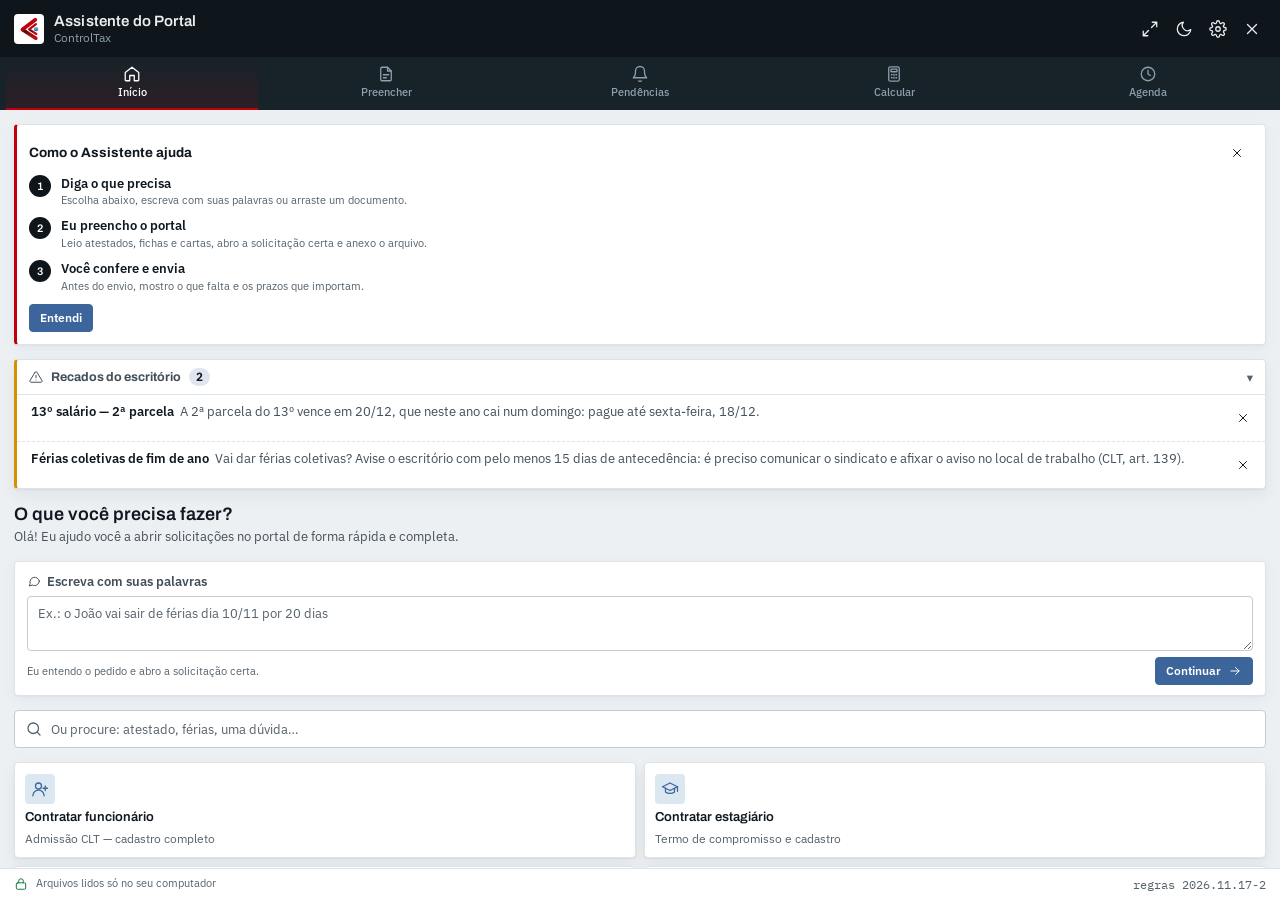
<file: panel/panel.html>
<!doctype html>
<html lang="pt-BR">
<head>
  <meta charset="utf-8">
  <meta name="viewport" content="width=device-width,initial-scale=1">
  <title>Assistente ControlTax</title>
  <link rel="stylesheet" href="panel.css">
  <link rel="stylesheet" href="plataforma.css">
  <script src="../platform/shim.js"></script>
  <script src="theme.js"></script>
</head>
<body>
<svg width="0" height="0" style="position:absolute" aria-hidden="true">
  <defs>
    <symbol id="i-home" viewBox="0 0 24 24"><path d="m3 10 9-7 9 7v10a1 1 0 0 1-1 1h-5v-7H9v7H4a1 1 0 0 1-1-1Z"/></symbol>
    <symbol id="i-fill" viewBox="0 0 24 24"><path d="M14 3H6.5A1.5 1.5 0 0 0 5 4.5v15A1.5 1.5 0 0 0 6.5 21h11a1.5 1.5 0 0 0 1.5-1.5V8Z"/><path d="M14 3v5h5M8.5 13h7M8.5 17h4"/></symbol>
    <symbol id="i-bell" viewBox="0 0 24 24"><path d="M6 8a6 6 0 0 1 12 0c0 7 3 9 3 9H3s3-2 3-9M10.3 21a1.9 1.9 0 0 0 3.4 0"/></symbol>
    <symbol id="i-calc" viewBox="0 0 24 24"><rect x="5" y="2.5" width="14" height="19" rx="2"/><rect x="8" y="5.5" width="8" height="3.5" rx=".8"/><path d="M8.5 13h1M14.5 13h1M8.5 17h1M14.5 17h1M12 12.2v1.6M12 16.2v1.6"/></symbol>
    <symbol id="i-clock" viewBox="0 0 24 24"><circle cx="12" cy="12" r="9"/><path d="M12 7v5l3 2"/></symbol>
    <symbol id="i-gear" viewBox="0 0 24 24"><circle cx="12" cy="12" r="3"/><path d="M19.4 15a1.7 1.7 0 0 0 .3 1.8l.1.1a2 2 0 1 1-2.8 2.8l-.1-.1a1.7 1.7 0 0 0-1.8-.3 1.7 1.7 0 0 0-1 1.5V21a2 2 0 1 1-4 0v-.1a1.7 1.7 0 0 0-1.1-1.5 1.7 1.7 0 0 0-1.8.3l-.1.1a2 2 0 1 1-2.8-2.8l.1-.1a1.7 1.7 0 0 0 .3-1.8 1.7 1.7 0 0 0-1.5-1H3a2 2 0 1 1 0-4h.1a1.7 1.7 0 0 0 1.5-1.1 1.7 1.7 0 0 0-.3-1.8l-.1-.1a2 2 0 1 1 2.8-2.8l.1.1a1.7 1.7 0 0 0 1.8.3H9a1.7 1.7 0 0 0 1-1.5V3a2 2 0 1 1 4 0v.1a1.7 1.7 0 0 0 1 1.5 1.7 1.7 0 0 0 1.8-.3l.1-.1a2 2 0 1 1 2.8 2.8l-.1.1a1.7 1.7 0 0 0-.3 1.8V9a1.7 1.7 0 0 0 1.5 1H21a2 2 0 1 1 0 4h-.1a1.7 1.7 0 0 0-1.5 1Z"/></symbol>
    <symbol id="i-x" viewBox="0 0 24 24"><path d="M18 6 6 18M6 6l12 12"/></symbol>
    <symbol id="i-sun" viewBox="0 0 24 24"><circle cx="12" cy="12" r="4"/><path d="M12 2v2M12 20v2M4.9 4.9l1.4 1.4M17.7 17.7l1.4 1.4M2 12h2M20 12h2M4.9 19.1l1.4-1.4M17.7 6.3l1.4-1.4"/></symbol>
    <symbol id="i-moon" viewBox="0 0 24 24"><path d="M21 12.8A9 9 0 1 1 11.2 3a7 7 0 0 0 9.8 9.8Z"/></symbol>
    <symbol id="i-search" viewBox="0 0 24 24"><circle cx="11" cy="11" r="7"/><path d="m20 20-3.5-3.5"/></symbol>
    <symbol id="i-upload" viewBox="0 0 24 24"><path d="M12 15V3M7 8l5-5 5 5M5 21h14"/></symbol>
    <symbol id="i-check" viewBox="0 0 24 24"><path d="M20 6 9 17l-5-5"/></symbol>
    <symbol id="i-alert" viewBox="0 0 24 24"><path d="M12 9v4M12 17h.01M10.3 3.9 1.8 18a2 2 0 0 0 1.7 3h17a2 2 0 0 0 1.7-3L13.7 3.9a2 2 0 0 0-3.4 0Z"/></symbol>
    <symbol id="i-info" viewBox="0 0 24 24"><circle cx="12" cy="12" r="9"/><path d="M12 11v5M12 8h.01"/></symbol>
    <symbol id="i-minus" viewBox="0 0 24 24"><path d="M6 12h12"/></symbol>
    <symbol id="i-user-plus" viewBox="0 0 24 24"><circle cx="10" cy="8" r="4"/><path d="M2.5 21a7.5 7.5 0 0 1 15 0M19 8v6M16 11h6"/></symbol>
    <symbol id="i-graduation" viewBox="0 0 24 24"><path d="m2 9 10-5 10 5-10 5Z"/><path d="M6 11v5c3 2.5 9 2.5 12 0v-5M22 9v6"/></symbol>
    <symbol id="i-briefcase" viewBox="0 0 24 24"><rect x="3" y="7" width="18" height="13" rx="2"/><path d="M8 7V5a2 2 0 0 1 2-2h4a2 2 0 0 1 2 2v2M3 13h18"/></symbol>
    <symbol id="i-medical" viewBox="0 0 24 24"><rect x="3" y="3" width="18" height="18" rx="3"/><path d="M12 8v8M8 12h8"/></symbol>
    <symbol id="i-door" viewBox="0 0 24 24"><path d="M14 3H6a1 1 0 0 0-1 1v17h9M14 3l5 2v15l-5 1Z"/><path d="M11.5 12.5h.01"/></symbol>
    <symbol id="i-list" viewBox="0 0 24 24"><path d="M8 6h13M8 12h13M8 18h13M3 6h.01M3 12h.01M3 18h.01"/></symbol>
    <symbol id="i-chat" viewBox="0 0 24 24"><path d="M21 12a8 8 0 0 1-11.8 7L4 20.5l1.5-4.6A8 8 0 1 1 21 12Z"/></symbol>
    <symbol id="i-arrow" viewBox="0 0 24 24"><path d="M5 12h14M13 6l6 6-6 6"/></symbol>
    <symbol id="i-undo" viewBox="0 0 24 24"><path d="M9 14 4 9l5-5"/><path d="M4 9h10.5a5.5 5.5 0 0 1 0 11H11"/></symbol>
    <symbol id="i-refresh" viewBox="0 0 24 24"><path d="M20 11a8 8 0 0 0-14.8-4M4 4v4h4M4 13a8 8 0 0 0 14.8 4M20 20v-4h-4"/></symbol>
    <symbol id="i-trash" viewBox="0 0 24 24"><path d="M3 6h18M8 6V4h8v2M19 6l-1 14H6L5 6M10 11v6M14 11v6"/></symbol>
    <symbol id="i-spark" viewBox="0 0 24 24"><path d="M12 3v4M12 17v4M3 12h4M17 12h4M6 6l2.5 2.5M15.5 15.5 18 18M6 18l2.5-2.5M15.5 8.5 18 6"/></symbol>
    <symbol id="i-lock" viewBox="0 0 24 24"><rect x="4" y="10" width="16" height="11" rx="2"/><path d="M8 10V7a4 4 0 0 1 8 0v3"/></symbol>
    <symbol id="i-file" viewBox="0 0 24 24"><path d="M14 3H6.5A1.5 1.5 0 0 0 5 4.5v15A1.5 1.5 0 0 0 6.5 21h11a1.5 1.5 0 0 0 1.5-1.5V8Z"/><path d="M14 3v5h5"/></symbol>
    <symbol id="i-sheet" viewBox="0 0 24 24"><rect x="3" y="3" width="18" height="18" rx="2"/><path d="M3 9h18M3 15h18M9 3v18"/></symbol>
    <symbol id="i-eye" viewBox="0 0 24 24"><path d="M2 12s3.6-7 10-7 10 7 10 7-3.6 7-10 7S2 12 2 12Z"/><circle cx="12" cy="12" r="3"/></symbol>
    <symbol id="i-external" viewBox="0 0 24 24"><path d="M14 4h6v6M20 4l-9 9M18 14v5a1 1 0 0 1-1 1H5a1 1 0 0 1-1-1V7a1 1 0 0 1 1-1h5"/></symbol>
    <symbol id="i-download" viewBox="0 0 24 24"><path d="M12 3v12M7 10l5 5 5-5M5 21h14"/></symbol>
    <symbol id="i-more" viewBox="0 0 24 24"><circle cx="5" cy="12" r="1.2"/><circle cx="12" cy="12" r="1.2"/><circle cx="19" cy="12" r="1.2"/></symbol>
    <symbol id="i-star" viewBox="0 0 24 24"><path d="m12 3 2.8 5.7 6.2.9-4.5 4.4 1 6.2L12 17.3l-5.5 2.9 1-6.2L3 9.6l6.2-.9Z"/></symbol>
    <symbol id="i-users" viewBox="0 0 24 24"><circle cx="9" cy="8" r="3.5"/><path d="M2.5 20a6.5 6.5 0 0 1 13 0M16 4.6a3.5 3.5 0 0 1 0 6.8M18 14.2a6.5 6.5 0 0 1 3.5 5.8"/></symbol>
    <symbol id="i-calendar" viewBox="0 0 24 24"><rect x="3" y="4" width="18" height="18" rx="2"/><path d="M16 2v4M8 2v4M3 10h18"/></symbol>
    <symbol id="i-folder" viewBox="0 0 24 24"><path d="M3 6.5A1.5 1.5 0 0 1 4.5 5h4.2l2 2.2h8.8A1.5 1.5 0 0 1 21 8.7v9.8a1.5 1.5 0 0 1-1.5 1.5h-15A1.5 1.5 0 0 1 3 18.5Z"/></symbol>
    <symbol id="i-left" viewBox="0 0 24 24"><path d="m15 18-6-6 6-6"/></symbol>
    <symbol id="i-right" viewBox="0 0 24 24"><path d="m9 18 6-6-6-6"/></symbol>
    <symbol id="i-plus" viewBox="0 0 24 24"><path d="M12 5v14M5 12h14"/></symbol>
    <symbol id="i-print" viewBox="0 0 24 24"><path d="M6 9V3h12v6M6 18H4a1 1 0 0 1-1-1v-6a2 2 0 0 1 2-2h14a2 2 0 0 1 2 2v6a1 1 0 0 1-1 1h-2"/><rect x="6" y="14" width="12" height="7"/></symbol>
    <symbol id="i-expand" viewBox="0 0 24 24"><path d="M15 3h6v6M9 21H3v-6M21 3l-7 7M3 21l7-7"/></symbol>
    <symbol id="i-grid" viewBox="0 0 24 24"><rect x="3" y="3" width="7.5" height="7.5" rx="1"/><rect x="13.5" y="3" width="7.5" height="7.5" rx="1"/><rect x="3" y="13.5" width="7.5" height="7.5" rx="1"/><rect x="13.5" y="13.5" width="7.5" height="7.5" rx="1"/></symbol>
    <symbol id="i-clip" viewBox="0 0 24 24"><path d="m20.5 11.5-8.3 8.3a5 5 0 0 1-7.1-7.1l8.6-8.6a3.4 3.4 0 0 1 4.8 4.8l-8.6 8.6a1.7 1.7 0 0 1-2.4-2.4l7.9-7.9"/></symbol>
    <symbol id="i-copy" viewBox="0 0 24 24"><rect x="8" y="8" width="13" height="13" rx="2"/><path d="M16 8V5a2 2 0 0 0-2-2H5a2 2 0 0 0-2 2v9a2 2 0 0 0 2 2h3"/></symbol>
  </defs>
</svg>

<div class="app">
  <header class="mast">
    <div class="logo"><img src="../icons/logo.svg" alt=""></div>
    <div class="ttl">
      <h1>Assistente do Portal</h1>
      <div class="emp" id="empresa">ControlTax</div>
    </div>
    <div class="acts">
      <button class="icon-btn" id="btn-plat" type="button" aria-label="Abrir a plataforma em tela cheia" title="Tela cheia"><svg class="ic"><use href="#i-expand"/></svg></button>
      <button class="icon-btn" id="btn-theme" type="button" aria-label="Alternar tema claro/escuro"><svg class="ic"><use href="#i-moon"/></svg></button>
      <button class="icon-btn" id="btn-config" type="button" aria-label="Configurações"><svg class="ic"><use href="#i-gear"/></svg></button>
      <button class="icon-btn" id="btn-close" type="button" aria-label="Fechar o assistente"><svg class="ic"><use href="#i-x"/></svg></button>
    </div>
  </header>

  <nav class="tabs" role="tablist" aria-label="Seções do assistente">
    <button class="tab" role="tab" data-view="inicio" aria-selected="true"><svg class="ic"><use href="#i-home"/></svg>Início</button>
    <button class="tab" role="tab" data-view="preencher" aria-selected="false"><svg class="ic"><use href="#i-fill"/></svg>Preencher<span class="dot" id="dot-preencher" hidden></span></button>
    <button class="tab" role="tab" data-view="pendencias" aria-selected="false"><svg class="ic"><use href="#i-bell"/></svg>Pendências<span class="dot" id="dot-pend" hidden></span></button>
    <button class="tab" role="tab" data-view="ferramentas" aria-selected="false"><svg class="ic"><use href="#i-calc"/></svg>Calcular</button>
    <button class="tab" role="tab" data-view="historico" aria-selected="false"><svg class="ic"><use href="#i-clock"/></svg>Agenda</button>
  </nav>

  <main class="view" id="view" tabindex="-1" aria-live="polite"></main>

  <footer class="foot">
    <svg class="ic ic-sm"><use href="#i-lock"/></svg><span>Arquivos lidos só no seu computador</span>
    <span class="sp"></span><span class="mono" id="rules-ver"></span>
  </footer>
</div>

<!-- Plataforma (2.0): tela cheia por cima do portal, no estilo do módulo DP do Control Hub -->
<div class="plat" id="plat" hidden>
  <nav class="rail" id="rail" aria-label="Módulos">
    <div class="rail-brand"><span class="rail-logo"><img src="../icons/logo.svg" alt=""></span><div class="rail-brand-tx"><b>Control<span>Tax</span></b><small>Portal do Cliente</small></div></div>
    <div class="rail-list" id="rail-mods"></div>
    <div class="rail-sep"></div>
    <div class="rail-list rail-bottom" id="rail-bottom"></div>
  </nav>
  <div class="plat-main">
    <header class="plat-head">
      <div class="ph-t"><h2 id="plat-titulo">Painel</h2><span class="ph-emp" id="plat-empresa"></span></div>
      <div class="ph-setores" id="plat-setores" role="tablist" aria-label="Setor" hidden></div>
      <span class="ph-sync" id="plat-sync"></span>
      <div class="ph-sino" id="plat-sino"></div>
      <button type="button" class="ph-search" id="plat-busca"><svg class="ic ic-sm"><use href="#i-search"/></svg><span>Buscar funcionário, solicitação ou dúvida…</span><kbd>Ctrl K</kbd></button>
      <button type="button" class="ph-portal" id="plat-ver-portal" title="Mostra o portal do Onvio (a extensão se recolhe na bolinha)"><svg class="ic ic-sm"><use href="#i-eye"/></svg><span>Ver Onvio</span></button>
    </header>
    <div id="plat-aviso"></div>
    <div class="plat-body" id="plat-body"></div>
  </div>
  <div class="plat-drop" id="plat-drop" hidden><div><b>Solte aqui para o Assistente ler</b>Atestados, documentos, pedidos de demissão, planilhas…<small>O arquivo é lido no seu computador.</small></div></div>
</div>
<div class="cmdk" id="cmdk" hidden>
  <div class="cmdk-box" role="dialog" aria-label="Buscar">
    <div class="cmdk-in"><svg class="ic"><use href="#i-search"/></svg><input id="cmdk-q" type="search" placeholder="Buscar funcionário, solicitação, pedido ou dúvida…" autocomplete="off" aria-controls="cmdk-res"><kbd>Esc</kbd></div>
    <div class="cmdk-res" id="cmdk-res" role="listbox"></div>
  </div>
</div>
<div id="print-area" aria-hidden="true"></div>
<div class="dica" id="dica" hidden></div>

<input type="file" id="file-input" multiple hidden accept=".pdf,.png,.jpg,.jpeg,.webp,.bmp,.xlsx,.xls,.csv,.ods,.docx,.odt,.txt">
<div class="modal" id="modal" hidden></div>
<script type="module" src="panel.js"></script>
</body>
</html>
</file>
<file: panel/panel.css>
/* Assistente ControlTax — sistema visual derivado do Control Hub */
@font-face { font-family: 'Archivo'; font-weight: 500; font-display: swap; src: url('../fonts/archivo-latin-500-normal.woff2') format('woff2'); }
@font-face { font-family: 'Archivo'; font-weight: 600; font-display: swap; src: url('../fonts/archivo-latin-600-normal.woff2') format('woff2'); }
@font-face { font-family: 'Archivo'; font-weight: 700; font-display: swap; src: url('../fonts/archivo-latin-700-normal.woff2') format('woff2'); }
@font-face { font-family: 'IBM Plex Sans'; font-weight: 400; font-display: swap; src: url('../fonts/ibm-plex-sans-latin-400-normal.woff2') format('woff2'); }
@font-face { font-family: 'IBM Plex Sans'; font-weight: 500; font-display: swap; src: url('../fonts/ibm-plex-sans-latin-500-normal.woff2') format('woff2'); }
@font-face { font-family: 'IBM Plex Sans'; font-weight: 600; font-display: swap; src: url('../fonts/ibm-plex-sans-latin-600-normal.woff2') format('woff2'); }
@font-face { font-family: 'IBM Plex Mono'; font-weight: 400; font-display: swap; src: url('../fonts/ibm-plex-mono-latin-400-normal.woff2') format('woff2'); }
@font-face { font-family: 'IBM Plex Mono'; font-weight: 500; font-display: swap; src: url('../fonts/ibm-plex-mono-latin-500-normal.woff2') format('woff2'); }

:root {
  --page:#EDF0F3; --surface:#FFFFFF; --surface-2:#F5F8FA; --surface-3:#EAEFF3;
  --ink:#101820; --ink-2:#424F5A; --ink-3:#55626C;
  --rule:#DCE3E9; --rule-strong:#C2CCD5;
  --brand-red:#C2000C; --brand-red-deep:#550E0B; --brand-red-soft:#FBEAEA;
  --blue-deep:#3C659B; --blue-mid:#6BAAC9; --blue-pale:#DCE8F1;
  /* fundos cheios com texto branco por cima (selo, aba marcada, avatar): passam de 4,5:1 nos dois temas */
  --red-solid:#C2000C; --blue-solid:#3C659B; --grey-solid:#55626C; --on-solid:#FFFFFF;
  --masthead:#0E151B; --masthead-2:#182229; --masthead-ink:#E9EEF2; --masthead-ink-2:#8FA0AD;
  --pessoal:#7F5700; --ok:#167A45; --warn:#A24508; --info:#2E7FA8;
  --ok-bg:color-mix(in srgb, var(--ok) 12%, var(--surface));
  --warn-bg:color-mix(in srgb, var(--warn) 13%, var(--surface));
  --err-bg:color-mix(in srgb, var(--brand-red) 10%, var(--surface));
  --info-bg:color-mix(in srgb, var(--blue-deep) 10%, var(--surface));
  --shadow-1:0 1px 2px rgba(16,24,32,.05), 0 6px 16px rgba(16,24,32,.06);
  --shadow-2:0 2px 4px rgba(16,24,32,.08), 0 14px 32px rgba(16,24,32,.12);
  --shadow-card:0 1px 2px rgba(30,60,100,.04), 0 4px 14px rgba(30,60,100,.05);
  --r:4px;
  --f-head:'Archivo', system-ui, sans-serif;
  --f-body:'IBM Plex Sans', system-ui, sans-serif;
  --f-mono:'IBM Plex Mono', ui-monospace, monospace;
  color-scheme: light;
}
@media (prefers-color-scheme: dark) {
  :root:not([data-theme="light"]) {
    --page:#0B1015; --surface:#131A21; --surface-2:#182129; --surface-3:#1E2831;
    --ink:#E8EDF2; --ink-2:#C3CDD5; --ink-3:#A0ADB8;
    --rule:#242F39; --rule-strong:#35434E;
    --brand-red:#F2686B; --red-solid:#C82B33; --blue-solid:#2F6592; --grey-solid:#56636D; --brand-red-deep:#8A1A18; --brand-red-soft:#2C1416;
    --blue-deep:#8CC6EC; --blue-mid:#4F8CB8; --blue-pale:#1B2B38;
    --masthead:#080D11; --masthead-2:#131C23;
    --pessoal:#D09A40; --ok:#4ECC8B; --warn:#FF9D42; --info:#6BAAC9;
    --shadow-1:0 1px 2px rgba(0,0,0,.3), 0 6px 18px rgba(0,0,0,.35);
    --shadow-2:0 2px 6px rgba(0,0,0,.35), 0 16px 36px rgba(0,0,0,.45); --shadow-card:0 1px 2px rgba(0,0,0,.25);
    color-scheme: dark;
  }
}
:root[data-theme="dark"] {
  --page:#0B1015; --surface:#131A21; --surface-2:#182129; --surface-3:#1E2831;
  --ink:#E8EDF2; --ink-2:#C3CDD5; --ink-3:#A0ADB8;
  --rule:#242F39; --rule-strong:#35434E;
  --brand-red:#F2686B; --red-solid:#C82B33; --blue-solid:#2F6592; --grey-solid:#56636D; --brand-red-deep:#8A1A18; --brand-red-soft:#2C1416;
  --blue-deep:#8CC6EC; --blue-mid:#4F8CB8; --blue-pale:#1B2B38;
  --masthead:#080D11; --masthead-2:#131C23;
  --pessoal:#D09A40; --ok:#4ECC8B; --warn:#FF9D42; --info:#6BAAC9;
  --shadow-1:0 1px 2px rgba(0,0,0,.3), 0 6px 18px rgba(0,0,0,.35);
  --shadow-2:0 2px 6px rgba(0,0,0,.35), 0 16px 36px rgba(0,0,0,.45); --shadow-card:0 1px 2px rgba(0,0,0,.25);
  color-scheme: dark;
}

* { box-sizing: border-box; }
html, body { margin: 0; height: 100%; }
html { overflow: clip; }
body { background: var(--page); color: var(--ink); font: 400 13px/1.45 var(--f-body); -webkit-font-smoothing: antialiased; overflow: hidden; overflow: clip; }   /* clip: nem foco nem scrollIntoView conseguem rolar o corpo e esconder o cabeçalho */
button, input, select, textarea { font: inherit; color: inherit; }
::placeholder { color: var(--ink-3); opacity: 1; }   /* o cinza padrão do navegador não passa de 4,5:1 no tema escuro */
[hidden] { display: none !important; }
.ic { width: 18px; height: 18px; fill: none; stroke: currentColor; stroke-width: 1.7; stroke-linecap: round; stroke-linejoin: round; flex: none; }
.ic-sm { width: 14px; height: 14px; }
.ic-lg { width: 22px; height: 22px; }
.mono { font-family: var(--f-mono); font-size: 12px; }
.muted { color: var(--ink-3); }
.sr { position: absolute; width: 1px; height: 1px; overflow: hidden; clip: rect(0 0 0 0); }

.app { display: grid; grid-template-rows: auto auto 1fr auto; height: 100%; }

/* Cabeçalho escuro */
.mast { background: var(--masthead); color: var(--masthead-ink); padding: 12px 12px 10px 14px; display: flex; align-items: center; gap: 10px; }
.mast .logo { width: 30px; height: 30px; border-radius: 6px; background: #fff; display: grid; place-items: center; flex: none; }
.mast .logo img { width: 19px; height: 22px; }
.mast .ttl { min-width: 0; flex: 1; }
.mast h1 { margin: 0; font: 600 15px/1.2 var(--f-head); letter-spacing: .01em; }
.mast .emp { font-size: 11.5px; color: var(--masthead-ink-2); white-space: nowrap; overflow: hidden; text-overflow: ellipsis; }
.mast .acts { display: flex; gap: 2px; }
.icon-btn { width: 32px; height: 32px; display: grid; place-items: center; border: 0; background: none; border-radius: var(--r); color: inherit; cursor: pointer; }
.icon-btn:hover { background: rgba(255,255,255,.08); }
.icon-btn:focus-visible, .btn:focus-visible, .tab:focus-visible, .intent:focus-visible, .chk:focus-visible { outline: 2px solid var(--blue-mid); outline-offset: 2px; }

/* Abas */
.tabs { display: flex; background: var(--masthead-2); padding: 0 6px; gap: 2px; overflow-x: auto; scrollbar-width: none; }
.tab { flex: 1; min-width: 0; display: flex; flex-direction: column; align-items: center; gap: 2px; padding: 8px 4px 7px; border: 0; background: none; color: var(--masthead-ink-2); font-size: 11px; font-weight: 500; cursor: pointer; border-bottom: 2px solid transparent; position: relative; }
.tab:hover { color: var(--masthead-ink); }
.tab[aria-selected="true"] { color: #fff; border-bottom-color: var(--brand-red); background: linear-gradient(180deg, transparent, rgba(194,0,12,.12)); }
.tab .dot { position: absolute; top: 6px; right: calc(50% - 16px); min-width: 15px; height: 15px; padding: 0 4px; border-radius: 8px; background: var(--red-solid); color: var(--on-solid); font: 600 9.5px/15px var(--f-head); }

/* Conteúdo */
.view { overflow-y: auto; padding: 14px 14px 22px; scrollbar-width: thin; }
.view > * + * { margin-top: 14px; }
h2.sec { font: 600 12px var(--f-head); text-transform: uppercase; letter-spacing: .06em; color: var(--ink-3); margin: 18px 0 8px; display: flex; align-items: center; gap: 8px; }
h2.sec::after { content: ""; flex: 1; height: 1px; background: var(--rule); }
.hello { font: 600 18px/1.25 var(--f-head); margin: 2px 0 2px; }
.lead { color: var(--ink-2); margin: 0; }

.card { background: var(--surface); border: 1px solid var(--rule); border-radius: var(--r); box-shadow: var(--shadow-1); }
.card.pad { padding: 12px; }
.card-h { display: flex; align-items: center; gap: 10px; padding: 12px 12px 10px; border-bottom: 1px solid var(--rule); }
.card-h h3 { margin: 0; font: 600 14px/1.2 var(--f-head); flex: 1; }
.card-b { padding: 12px; }

/* Busca */
.search { position: relative; }
.search input { width: 100%; height: 38px; padding: 0 12px 0 36px; border: 1px solid var(--rule-strong); border-radius: var(--r); background: var(--surface); outline: none; }
.search input:focus { border-color: var(--blue-deep); box-shadow: 0 0 0 3px color-mix(in srgb, var(--blue-deep) 18%, transparent); }
.search .ic { position: absolute; left: 11px; top: 10px; color: var(--ink-3); }

/* Intenções */
.intents { display: grid; grid-template-columns: 1fr 1fr; gap: 8px; }
.intent { display: flex; flex-direction: column; align-items: flex-start; gap: 6px; text-align: left; padding: 11px 10px 10px; border: 1px solid var(--rule); background: var(--surface); border-radius: var(--r); cursor: pointer; box-shadow: var(--shadow-1); transition: border-color .12s, transform .12s, box-shadow .12s; }
.intent:hover { border-color: color-mix(in srgb, var(--blue-deep) 50%, var(--rule)); transform: translateY(-1px); box-shadow: var(--shadow-2); }
.intent .ico { width: 30px; height: 30px; border-radius: var(--r); display: grid; place-items: center; background: var(--blue-pale); color: var(--blue-deep); }
.intent b { font: 600 13px/1.2 var(--f-head); }
.intent span { font-size: 11.5px; color: var(--ink-3); line-height: 1.3; }

/* Zona de soltar */
.drop { border: 1.5px dashed var(--rule-strong); border-radius: var(--r); background: var(--surface-2); padding: 16px 12px; text-align: center; color: var(--ink-2); cursor: pointer; transition: border-color .12s, background .12s; }
.drop:hover, .drop.over { border-color: var(--blue-deep); background: var(--info-bg); }
.drop b { display: block; font: 600 13.5px var(--f-head); color: var(--ink); margin: 6px 0 2px; }
.drop small { color: var(--ink-3); }
.drop .ic { color: var(--blue-deep); }
.drop.compact { padding: 10px; display: flex; align-items: center; gap: 10px; text-align: left; }
.drop.compact b { margin: 0; }

/* Arquivos */
.files { display: grid; gap: 6px; }
.file { display: flex; align-items: center; gap: 10px; padding: 8px 10px; border: 1px solid var(--rule); border-radius: var(--r); background: var(--surface); }
.file .nm { flex: 1; min-width: 0; }
.file .nm div { white-space: nowrap; overflow: hidden; text-overflow: ellipsis; font-weight: 500; }
.file .nm small { color: var(--ink-3); }
.prog { height: 3px; background: var(--surface-3); border-radius: 2px; overflow: hidden; margin-top: 4px; }
.prog i { display: block; height: 100%; background: var(--blue-deep); width: 0; transition: width .2s; }

/* Chips */
.chip { display: inline-flex; align-items: center; gap: 5px; height: 21px; padding: 0 8px; border-radius: 11px; font-size: 11px; font-weight: 600; background: var(--surface-3); color: var(--ink-2); white-space: nowrap; }
.chip.ok { background: var(--ok-bg); color: var(--ok); }
.chip.warn { background: var(--warn-bg); color: var(--warn); }
.chip.err { background: var(--err-bg); color: var(--brand-red); }
.chip.info { background: var(--info-bg); color: var(--blue-deep); }
.chip.sector { background: color-mix(in srgb, var(--pessoal) 14%, var(--surface)); color: var(--pessoal); }

/* Formulário do assistente */
.fields { display: grid; gap: 10px; }
.field { display: flex; flex-direction: column; gap: 4px; }
.field > label { font-size: 12px; font-weight: 600; color: var(--ink-3); display: flex; align-items: center; gap: 6px; }
.field > label .req { color: var(--brand-red); }
.field > label .src { margin-left: auto; font-weight: 500; font-size: 10.5px; color: var(--ink-3); max-width: 50%; white-space: nowrap; overflow: hidden; text-overflow: ellipsis; }
.input, .field select, .field textarea { width: 100%; min-height: 34px; padding: 7px 10px; border: 1px solid var(--rule-strong); border-radius: var(--r); background: var(--surface); outline: none; }
.field textarea { min-height: 120px; resize: vertical; line-height: 1.45; font-family: var(--f-body); }
.input:focus, .field select:focus, .field textarea:focus { border-color: var(--blue-deep); box-shadow: 0 0 0 3px color-mix(in srgb, var(--blue-deep) 18%, transparent); }
.input.found { border-color: color-mix(in srgb, var(--ok) 55%, var(--rule-strong)); background: color-mix(in srgb, var(--ok) 5%, var(--surface)); }
.input.low { border-color: color-mix(in srgb, var(--warn) 60%, var(--rule-strong)); }
.field.missing .input, .field.missing .seg { border-color: var(--warn); box-shadow: 0 0 0 2px color-mix(in srgb, var(--warn) 22%, transparent); }
.field .cands { display: flex; flex-wrap: wrap; align-items: center; gap: 6px; margin-top: 2px; }
.field .cands small { font-size: 11.5px; color: var(--ink-2); font-weight: 600; }
/* lido com dúvida no documento: sugestão de um clique (não vai ao portal sozinha) */
.field .sug-doc { display: flex; flex-wrap: wrap; align-items: center; gap: 6px; margin-top: 3px; }
.field .sug-doc small { font-size: 11.5px; color: var(--ink-2); }
.field .sug-doc small b { font-weight: 600; color: var(--ink); }
.frow .sug-doc { margin: 0 12px 8px; }
.field .miss { display: flex; align-items: center; gap: 5px; font-size: 11.5px; font-weight: 500; color: color-mix(in srgb, var(--warn) 70%, var(--ink)); }
.field .miss::before { content: "!"; display: inline-grid; place-items: center; width: 14px; height: 14px; border-radius: 50%; background: var(--warn); color: #fff; font-size: 10px; font-weight: 700; }
/* o portal recusou o campo (erro de validação dele) e opção parecida escolhida na lista */
.field.pf-err .input, .field.pf-err .seg { border-color: var(--brand-red); box-shadow: 0 0 0 2px color-mix(in srgb, var(--brand-red) 18%, transparent); }
.field .portal-erro { display: block; margin-top: 4px; font-size: 11.5px; font-weight: 500; color: var(--brand-red); }
.field .aprox { display: block; margin-top: 4px; font-size: 11.5px; color: color-mix(in srgb, var(--warn) 70%, var(--ink)); }
.frow .aprox, .frow .portal-erro { margin: 0 12px 8px; }
.tips .cands { display: inline-flex; flex-wrap: wrap; gap: 6px; align-items: center; margin-left: 4px; }
/* Aviso ou cálculo */
.escolha { display: grid; gap: 8px; }
.escolha .opc { display: grid; gap: 3px; text-align: left; padding: 10px 12px; border: 1px solid var(--rule-strong); border-radius: var(--r); background: var(--surface); color: var(--ink); cursor: pointer; }
.escolha .opc:hover, .escolha .opc:focus-visible { border-color: var(--blue-deep); background: var(--info-bg); outline: none; }
.escolha .opc.sug { border-color: var(--blue-deep); box-shadow: inset 3px 0 0 var(--blue-deep); }
.escolha .opc b { font-size: 13.5px; display: flex; align-items: center; gap: 6px; }
.escolha .opc small { font-size: 12px; color: var(--ink-2); line-height: 1.4; }
/* Lote: uma solicitação por documento */
.lote { border-left: 3px solid var(--blue-deep); }
.lote .lote-h { display: flex; align-items: center; gap: 8px; }
.lote .lote-h b { flex: 1; min-width: 0; }
.lote ol { list-style: none; margin: 8px 0 0; padding: 0; display: grid; gap: 4px; }
.lote li { display: flex; align-items: center; gap: 8px; font-size: 12.5px; padding: 5px 8px; border-radius: var(--r); min-width: 0; }
.lote li small { flex: none; }
.lote li.cur { background: color-mix(in srgb, var(--blue-deep) 9%, transparent); font-weight: 600; }
.lote li.done { color: var(--ink-3); }
.lote li .n { font-family: var(--f-mono); font-size: 11px; width: 18px; text-align: center; }
.lote li .what { flex: 1; min-width: 0; overflow: hidden; text-overflow: ellipsis; white-space: nowrap; }
.lote .actions { margin-top: 8px; }
.row2 { display: grid; grid-template-columns: 1fr 1fr; gap: 10px; }
.seg { display: flex; border: 1px solid var(--rule-strong); border-radius: var(--r); overflow: hidden; background: var(--surface); }
.seg button { flex: 1; border: 0; background: none; padding: 7px 6px; font-size: 12px; font-weight: 500; cursor: pointer; color: var(--ink-2); }
.seg button + button { border-left: 1px solid var(--rule); }
.seg button[aria-pressed="true"] { background: var(--blue-solid); color: var(--on-solid); }
.calc { font-size: 12px; color: var(--ink-2); background: var(--surface-2); border: 1px solid var(--rule); border-radius: var(--r); padding: 8px 10px; display: grid; gap: 2px; }
.calc b { color: var(--ink); font-family: var(--f-mono); font-weight: 500; }
details.more > summary { cursor: pointer; font-weight: 600; font-size: 12px; color: var(--blue-deep); list-style: none; padding: 4px 0; }
details.more > summary::-webkit-details-marker { display: none; }
.toggle { display: flex; align-items: center; gap: 10px; cursor: pointer; padding: 6px 0; }
.toggle input { appearance: none; width: 34px; height: 20px; border-radius: 10px; background: var(--rule-strong); position: relative; cursor: pointer; flex: none; transition: background .15s; margin: 0; }
.toggle input::after { content: ""; position: absolute; top: 3px; left: 3px; width: 14px; height: 14px; border-radius: 50%; background: #fff; transition: transform .15s; }
.toggle input:checked { background: var(--blue-deep); }
.toggle input:checked::after { transform: translateX(14px); }
.toggle span small { display: block; color: var(--ink-3); font-size: 11.5px; }

/* Botões */
.btn { display: inline-flex; align-items: center; justify-content: center; gap: 7px; min-height: 34px; padding: 7px 14px; border-radius: var(--r); border: 1px solid var(--rule-strong); background: var(--surface); font-weight: 600; font-size: 12.5px; cursor: pointer; white-space: nowrap; }
.btn:hover { background: var(--surface-2); }
.btn-primary { background: var(--blue-deep); border-color: var(--blue-deep); color: #fff; }
.btn-primary:hover { background: color-mix(in srgb, var(--blue-deep) 88%, #000); }
:root[data-theme="dark"] .btn-primary { color: #0B1015; }
@media (prefers-color-scheme: dark) { :root:not([data-theme="light"]) .btn-primary { color: #0B1015; } }
.btn-red { background: var(--red-solid); border-color: var(--red-solid); color: var(--on-solid); }
.btn-ghost { background: none; border-color: transparent; color: var(--blue-deep); }
.btn-ghost:hover { background: var(--info-bg); }
.btn-block { width: 100%; }
.btn-sm { min-height: 28px; padding: 4px 10px; font-size: 11.5px; }
.btn[disabled] { opacity: .5; cursor: not-allowed; }
.actions { display: flex; gap: 8px; flex-wrap: wrap; }
.actions .btn-primary { flex: 1; }

/* Checklist */
.progress { display: flex; align-items: center; gap: 10px; }
.bar { flex: 1; height: 6px; background: var(--surface-3); border-radius: 3px; overflow: hidden; }
.bar i { display: block; height: 100%; background: var(--ok); transition: width .3s; }
.bar.has-err i { background: var(--warn); }
.checks { display: grid; gap: 4px; }
.chk { display: flex; gap: 8px; align-items: flex-start; padding: 7px 8px; border-radius: var(--r); background: none; border: 0; text-align: left; width: 100%; cursor: default; font-size: 12.5px; line-height: 1.4; color: var(--ink); }
.chk[data-campo] { cursor: pointer; }
.chk[data-campo]:hover { background: var(--surface-2); }
.chk .st { width: 18px; height: 18px; border-radius: 50%; display: grid; place-items: center; flex: none; margin-top: 1px; }
.chk.ok .st { background: var(--ok-bg); color: var(--ok); }
.chk.erro .st { background: var(--err-bg); color: var(--brand-red); }
.chk.atencao .st { background: var(--warn-bg); color: var(--warn); }
.chk.info .st { background: var(--info-bg); color: var(--blue-deep); }
.chk.ok { color: var(--ink-2); }
.grp { font: 600 11px var(--f-head); text-transform: uppercase; letter-spacing: .05em; color: var(--ink-3); margin: 8px 0 2px 8px; }

/* Avisos */
.note { display: flex; gap: 10px; padding: 10px 12px; border-radius: var(--r); background: var(--info-bg); color: var(--ink); font-size: 12.5px; border-left: 3px solid var(--blue-deep); }
.note.warn { background: var(--warn-bg); border-left-color: var(--warn); }
.note.err { background: var(--err-bg); border-left-color: var(--brand-red); }
.note.ok { background: var(--ok-bg); border-left-color: var(--ok); }
.note .ic { margin-top: 1px; }
.tips { margin: 0; padding-left: 18px; color: var(--ink-2); display: grid; gap: 6px; }

/* Lista genérica */
.list { display: grid; gap: 6px; }
.li { display: flex; align-items: center; gap: 10px; padding: 10px; border: 1px solid var(--rule); border-radius: var(--r); background: var(--surface); }
.li .main { flex: 1; min-width: 0; }
.li .main b { display: block; font: 600 13px var(--f-head); white-space: nowrap; overflow: hidden; text-overflow: ellipsis; }
.li .main small { color: var(--ink-3); }
.num { font: 700 20px var(--f-head); min-width: 30px; text-align: right; }
.empty { text-align: center; padding: 26px 10px; color: var(--ink-3); }
.empty .ic { width: 34px; height: 34px; color: var(--rule-strong); }

/* Rodapé */
.foot { display: flex; align-items: center; gap: 8px; padding: 7px 14px; font-size: 11px; color: var(--ink-3); border-top: 1px solid var(--rule); background: var(--surface); }
.foot .ic { color: var(--ok); }
.foot .sp { flex: 1; }

/* Modal (antes de enviar) */
.modal { position: fixed; inset: 0; background: rgba(14,21,27,.5); display: flex; align-items: center; justify-content: center; padding: 16px 10px; z-index: 10; }
.modal .sheet { width: 100%; max-height: 100%; overflow: auto; background: var(--surface); border-radius: 8px; box-shadow: var(--shadow-2); padding: 16px 14px 14px; animation: up .2s cubic-bezier(.2,.7,.2,1); display: flex; flex-direction: column; }
.modal .sheet .actions { position: sticky; bottom: -14px; background: var(--surface); padding: 10px 0 4px; order: 0; }
.modal h3 { margin: 0 0 4px; font: 600 16px var(--f-head); }
@keyframes up { from { transform: translateY(30px); opacity: 0; } to { transform: none; opacity: 1; } }
@media (prefers-reduced-motion: reduce) { * { animation: none !important; transition: none !important; } }

.kv { display: grid; grid-template-columns: auto 1fr; gap: 4px 12px; font-size: 12.5px; }
.kv dt { color: var(--ink-3); }
.kv dd { margin: 0; font-family: var(--f-mono); font-size: 12px; }
/* cartão "Entendi assim": cada valor troca com um clique e sai no x */
.kv-ed dt { align-self: center; }
.kv-ed dd { display: flex; align-items: center; gap: 6px; flex-wrap: wrap; }
.kv-v { font: inherit; color: var(--ink); background: none; border: 0; border-bottom: 1px dashed var(--rule-strong); padding: 1px 0; cursor: text; text-align: left; }
.kv-v:hover, .kv-v:focus-visible { border-bottom-color: var(--blue-deep); color: var(--blue-deep); outline: none; }
.kv-x { display: inline-grid; place-items: center; width: 20px; height: 20px; padding: 0; border: 0; border-radius: 50%; background: none; color: var(--ink-3); cursor: pointer; }
.kv-x:hover, .kv-x:focus-visible { background: var(--err-bg); color: var(--brand-red); outline: none; }
.kv-in { height: 26px; padding: 2px 6px; font-size: 12px; min-width: 0; width: 100%; max-width: 260px; }
.ped-lista { margin: 0; padding: 0 0 0 18px; display: grid; gap: 10px; }
.ped-lista li { padding-left: 2px; }
.ped-h { display: flex; align-items: center; justify-content: space-between; gap: 8px; margin-bottom: 4px; font-size: 13px; }
.tbl-linhas { width: 100%; border-collapse: collapse; font-size: 12px; margin-bottom: 4px; }
.tbl-linhas th { text-align: left; font-weight: 600; color: var(--ink-3); border-bottom: 1px solid var(--rule-strong); padding: 3px 6px 3px 0; }
.tbl-linhas td { border-bottom: 1px solid var(--rule); padding: 4px 6px 4px 0; }
.spin { width: 14px; height: 14px; border: 2px solid var(--rule-strong); border-top-color: var(--blue-deep); border-radius: 50%; animation: sp .8s linear infinite; flex: none; }
@keyframes sp { to { transform: rotate(360deg); } }
.tool-tabs { display: flex; gap: 6px; flex-wrap: wrap; }
.tool-tabs button { border: 1px solid var(--rule-strong); background: var(--surface); padding: 5px 10px; border-radius: 14px; font-size: 12px; cursor: pointer; }
.tool-tabs button[aria-pressed="true"] { background: var(--masthead); color: #fff; border-color: var(--masthead); }

/* ===== Melhorias 1.1: introdução, texto livre, etapas, barra de ações, agenda ===== */
.intro { padding: 12px; border-left: 3px solid var(--brand-red); }
.intro-h { display: flex; align-items: center; justify-content: space-between; margin-bottom: 6px; font: 600 13.5px var(--f-head); }
.intro-steps { list-style: none; margin: 0 0 10px; padding: 0; display: grid; gap: 8px; }
.intro-steps li { display: flex; gap: 10px; align-items: flex-start; }
.intro-steps .n { width: 22px; height: 22px; border-radius: 50%; background: var(--masthead); color: #fff; display: grid; place-items: center; font: 600 11px var(--f-head); flex: none; }
.intro-steps small { display: block; color: var(--ink-3); }
.free { padding: 10px 12px; display: grid; gap: 6px; }
.free-l { display: flex; align-items: center; gap: 6px; font-weight: 600; font-size: 12.5px; color: var(--ink-2); }
.free textarea { width: 100%; resize: vertical; min-height: 54px; padding: 8px 10px; border: 1px solid var(--rule-strong); border-radius: var(--r); background: var(--surface); outline: none; font: inherit; }
.free textarea:focus { border-color: var(--blue-deep); box-shadow: 0 0 0 3px color-mix(in srgb, var(--blue-deep) 18%, transparent); }
.free-a { display: flex; align-items: center; justify-content: space-between; gap: 8px; flex-wrap: wrap; }
.free.mini { display: flex; gap: 6px; padding: 0; }
.free.mini .input { flex: 1; min-width: 0; }
.free.mini textarea.input { resize: vertical; min-height: 34px; max-height: 220px; font: inherit; line-height: 1.35; }
.free.mini { align-items: flex-start; }
.stepper { list-style: none; margin: 0; padding: 0; display: grid; grid-template-columns: repeat(4, 1fr); gap: 4px; }
.stepper li { display: flex; flex-direction: column; align-items: center; gap: 4px; font-size: 11px; color: var(--ink-3); text-align: center; position: relative; }
.stepper .dot { width: 22px; height: 22px; border-radius: 50%; display: grid; place-items: center; border: 1.5px solid var(--rule-strong); background: var(--surface); font: 600 11px var(--f-head); }
.stepper li.done { color: var(--ok); }
.stepper li.done .dot { background: var(--ok-bg); border-color: var(--ok); color: var(--ok); }
.stepper li.cur { color: var(--ink); font-weight: 600; }
.stepper li.cur .dot { border-color: var(--blue-deep); color: var(--blue-deep); box-shadow: 0 0 0 3px color-mix(in srgb, var(--blue-deep) 16%, transparent); }
.dock { position: sticky; bottom: -22px; margin: 18px -14px -22px; padding: 10px 14px calc(10px + env(safe-area-inset-bottom, 0px)); display: flex; gap: 8px; align-items: center; background: color-mix(in srgb, var(--surface) 94%, transparent); backdrop-filter: blur(6px); border-top: 1px solid var(--rule); z-index: 5; }
.dock > .btn { flex: 1; }
.more-menu { position: relative; }
.more-menu > summary { list-style: none; min-width: 36px; padding: 7px 8px; }
.more-menu > summary::-webkit-details-marker { display: none; }
.more-menu .menu { position: absolute; right: 0; bottom: calc(100% + 6px); width: 250px; background: var(--surface); border: 1px solid var(--rule); border-radius: var(--r); box-shadow: var(--shadow-2); padding: 4px; display: grid; }
.more-menu .menu button { display: flex; gap: 8px; align-items: center; text-align: left; border: 0; background: none; padding: 8px 10px; border-radius: var(--r); cursor: pointer; font-size: 12.5px; }
.more-menu .menu button:hover { background: var(--surface-2); }
.doclist { display: grid; gap: 4px; }
.dl-t { font: 600 12.5px var(--f-head); margin-bottom: 2px; }
.dl-i { display: flex; gap: 8px; align-items: center; font-size: 12.5px; color: var(--ink-2); }
.dl-i .st { width: 18px; height: 18px; border-radius: 50%; display: grid; place-items: center; background: var(--surface-3); color: var(--ink-3); flex: none; }
.dl-i.ok { color: var(--ink); }
.dl-i.ok .st { background: var(--ok-bg); color: var(--ok); }
.resumo b { font: 600 13px var(--f-head); }
.agenda { display: grid; gap: 6px; }
.ag-i { display: flex; align-items: center; gap: 10px; padding: 8px 10px; border: 1px solid var(--rule); border-radius: var(--r); background: var(--surface); }
.ag-d { width: 40px; text-align: center; flex: none; line-height: 1.1; }
.ag-d b { display: block; font: 700 18px var(--f-head); font-variant-numeric: tabular-nums; }
.ag-d small { color: var(--ink-3); font-size: 10.5px; text-transform: uppercase; letter-spacing: .05em; }
.ag-i .main { flex: 1; min-width: 0; }
.ag-i .main b { display: block; font-size: 12.5px; }
.ag-i .main small { color: var(--ink-3); }

/* 1.3 — nome lido, recentes, avisos, experiência, dúvidas, repetir */
.field .hint { display: block; margin-top: 4px; font-size: 11.5px; color: var(--ink-3); }
.cands.recentes small { color: var(--ink-3); }
.aviso-esc { align-items: flex-start; }
.aviso-esc > div { flex: 1; }
.aviso-esc .icon-btn { margin: -4px -6px 0 0; }
.exp ul { margin: 6px 0; padding-left: 18px; }
.exp li { margin: 3px 0; }
.exp li .chip { margin-left: 4px; }
.faq-i { padding: 8px 12px; margin-bottom: 6px; }
.faq-i summary { cursor: pointer; font-weight: 600; }
.faq-i p { margin: 6px 0 2px; color: var(--ink-2); }
.li.repetir { width: 100%; text-align: left; cursor: pointer; margin-top: 10px; }

/* 1.3.1 — "No portal": resumo dos campos (o preenchimento é no próprio portal) */
.frows { padding: 2px 0; }
.frow { margin: 0; border-bottom: 1px solid var(--rule); }
.frow:last-child { border-bottom: 0; }
.frow-b { width: 100%; display: grid; grid-template-columns: minmax(0, 38%) minmax(0, 1fr) auto; gap: 8px; align-items: center; padding: 8px 12px; border: 0; background: none; color: inherit; font: inherit; text-align: left; cursor: pointer; }
.frow-b:hover { background: var(--surface-2, rgba(0,0,0,.03)); }
.frow-b:focus-visible { outline: 2px solid var(--blue-deep); outline-offset: -2px; }
.frow-l { color: var(--ink-2); font-size: 12px; }
.frow-v { font-weight: 500; overflow: hidden; text-overflow: ellipsis; white-space: nowrap; }
.frow.missing .frow-b { box-shadow: inset 3px 0 0 #E8A317; }
.frow.low .frow-v { color: var(--warn, #9a6700); }
.frow .cands, .frow .hint, .frow .miss { margin: 0 12px 8px; }
.frows-nota { display: block; margin: 6px 2px 0; font-size: 11.5px; }
.chip.muted { background: var(--surface-3); color: var(--ink-3); }
.texto-prev { margin-top: 12px; }
.texto-prev .tp-a { font-weight: 600; margin: 8px 0 4px; }
.texto-prev .tp-d { white-space: pre-wrap; font: 12px/1.45 var(--f-body); margin: 0; color: var(--ink-2); }
.dock { flex-wrap: wrap; }
.dock > .btn-undo { order: -1; flex: 1 0 100%; border-color: var(--blue-deep); color: var(--blue-deep); font-weight: 600; background: var(--info-bg); }
#f-obs { min-height: 56px; }
.dock > .btn-undo[hidden] { display: none; }

/* =================== Calcular: simulação de férias e rescisão (2.3) =================== */
.sim-grid { display: grid; grid-template-columns: minmax(0, 1fr) minmax(0, 1.15fr); gap: 18px; align-items: start; }
.sim-form { display: grid; gap: 10px; align-content: start; }
.sim-form .toggle.sim-check { margin: 0; }
.sim-res { position: sticky; top: 0; display: grid; gap: 10px; min-width: 0; }
.sim-vazio { display: grid; justify-items: center; gap: 6px; padding: 34px 16px; text-align: center; color: var(--ink-3); border: 1px dashed var(--rule-strong); border-radius: var(--r); background: var(--surface-2); }
.sim-vazio b { color: var(--ink-2); font-weight: 600; }
.sim-head { padding: 14px 16px; border-radius: var(--r); background: var(--masthead); color: #E9EEF2; display: grid; gap: 6px; }
.sim-head small { color: #8FA0AD; font-size: 11.5px; }
.sim-liq { display: flex; align-items: baseline; justify-content: space-between; gap: 10px; }
.sim-liq span { font-size: 12px; text-transform: uppercase; letter-spacing: .08em; color: #B9C5CF; }
.sim-liq b { font: 700 26px var(--f-head); color: #fff; font-variant-numeric: tabular-nums; }
.sim-tot { display: flex; gap: 16px; flex-wrap: wrap; font-size: 12px; color: #B9C5CF; }
.sim-tot b { font-family: var(--f-mono); color: #fff; font-weight: 500; }
.sim-tab { width: 100%; border-collapse: collapse; font-size: 12.5px; }
.sim-tab th { text-align: left; font-size: 10.5px; text-transform: uppercase; letter-spacing: .07em; color: var(--ink-3); font-weight: 600; padding: 4px 6px; border-bottom: 1px solid var(--rule); }
.sim-tab th:last-child, .sim-tab td.v { text-align: right; }
.sim-tab td { padding: 6px; border-bottom: 1px solid var(--rule); vertical-align: top; }
.sim-tab td.ref { color: var(--ink-3); font-size: 11.5px; white-space: nowrap; }
.sim-tab td.v { font-family: var(--f-mono); white-space: nowrap; }
.sim-tab td.v.neg { color: var(--brand-red); }
.sim-tag { display: inline-block; margin-left: 4px; padding: 0 5px; border-radius: 3px; font-size: 10px; font-weight: 600; color: var(--ok); border: 1px solid color-mix(in srgb, var(--ok) 45%, transparent); vertical-align: 1px; }
.sim-box { display: grid; grid-template-columns: repeat(2, minmax(0, 1fr)); gap: 1px; border: 1px solid var(--rule); border-radius: var(--r); background: var(--rule); overflow: hidden; }
.sim-box > div { background: var(--surface-2); padding: 8px 10px; display: grid; gap: 2px; }
.sim-box span { font-size: 10.5px; text-transform: uppercase; letter-spacing: .06em; color: var(--ink-3); font-weight: 600; }
.sim-box b { font-size: 12.5px; font-weight: 600; }
.sim-aviso { display: flex; gap: 8px; align-items: flex-start; font-size: 12px; color: var(--ink-2); }
.sim-aviso .ic { flex: none; margin-top: 2px; color: var(--blue-deep); }
.sim-saida { display: grid; gap: 10px; min-width: 0; }
.sim-acoes { display: flex; align-items: center; gap: 8px; flex-wrap: wrap; padding-top: 10px; border-top: 1px solid var(--rule); }
.sim-acoes .btn { flex: none; white-space: nowrap; }
.sim-acoes .sim-limpar { margin-right: auto; color: var(--ink-2); }
.sim-acoes .sim-limpar:not(:disabled):hover { color: var(--brand-red); border-color: color-mix(in srgb, var(--brand-red) 40%, transparent); }
.sim-acoes .btn:disabled { opacity: .5; cursor: not-allowed; }
@media (max-width: 760px) { .sim-grid { grid-template-columns: minmax(0, 1fr); } .sim-res { position: static; } .sim-box { grid-template-columns: minmax(0, 1fr); } }

/* 2.54 — lista de opções no tema (panel/listas.js; substitui a lista clara do <datalist> do Chrome) */
.ctl-pop { position: fixed; z-index: 2147483000; overflow-y: auto; overscroll-behavior: contain; padding: 4px; border: 1px solid var(--rule-strong); border-radius: var(--r, 4px); background: var(--surface); box-shadow: var(--shadow-2); scrollbar-width: thin; scrollbar-color: var(--rule-strong) transparent; font: 400 13px/1.35 var(--f-body); color: var(--ink); }
.ctl-op { padding: 7px 10px; border-radius: 3px; cursor: pointer; white-space: nowrap; overflow: hidden; text-overflow: ellipsis; }
.ctl-op.on { background: var(--surface-3); }
.ctl-op.atual { font-weight: 600; box-shadow: inset 3px 0 0 var(--blue-deep); }
.ctl-op mark { background: none; color: var(--blue-deep); font-weight: 700; }
.ctl-vazio, .ctl-mais { padding: 8px 10px; color: var(--ink-2); font-size: 12px; }
.ctl-mais { border-top: 1px solid var(--rule); margin-top: 4px; }
input[data-lista], input[list] { background-image: linear-gradient(45deg, transparent 50%, var(--ink-3) 50%), linear-gradient(135deg, var(--ink-3) 50%, transparent 50%); background-position: calc(100% - 15px) 52%, calc(100% - 10px) 52%; background-size: 5px 5px, 5px 5px; background-repeat: no-repeat; padding-right: 28px; }
</file>
<file: panel/plataforma.css>
/* Plataforma (2.0) — tela cheia por cima do Portal do Cliente.
   Desenho do módulo Departamento Pessoal do Control Hub: trilho lateral escuro com brilho
   vermelho no item ativo, cabeçalho do módulo, abas com selos, KPIs, cartões, listas em grade. */
:root {
  --dp-late: var(--brand-red); --dp-late-bg: var(--err-bg);
  --dp-today: var(--warn); --dp-today-bg: var(--warn-bg);
  --dp-soon: var(--blue-deep); --dp-soon-bg: var(--info-bg);
  --dp-ok: var(--ok); --dp-ok-bg: var(--ok-bg);
  --rail: 64px;
}

body.plat .app { display: none; }
#plat { overflow: clip; display: grid; grid-template-columns: var(--rail) minmax(0, 1fr); height: 100%; position: relative; }

/* ---------- Trilho lateral ---------- */
.rail { position: absolute; z-index: 30; top: 0; bottom: 0; left: 0; width: var(--rail); overflow: visible;
  background: radial-gradient(260px 320px at 0% 100%, rgba(194,0,12,.32), transparent 70%), linear-gradient(180deg, #0E151B 0%, #0B1116 100%);
  color: #E9EEF2; display: flex; flex-direction: column; align-items: center; padding: 12px 8px 14px; gap: 2px; border-right: 1px solid rgba(255,255,255,.06); }
.rail::after { content: ""; position: absolute; top: 0; right: 0; bottom: 0; width: 1px; background: linear-gradient(180deg, rgba(194,0,12,.55), rgba(107,170,201,.25) 45%, transparent 90%); pointer-events: none; }
.rail-brand { display: flex; align-items: center; gap: 10px; padding: 2px 4px 12px; white-space: nowrap; }
.rail-logo { width: 38px; height: 38px; border-radius: 6px; background: #fff; display: grid; place-items: center; flex: none; }
.rail-logo img { width: 22px; height: 26px; }
.rail-brand-tx b { display: block; font: 700 15px/1.1 var(--f-head); letter-spacing: .01em; }
.rail-brand-tx b span { color: #E8474B; }
.rail-brand-tx small { color: #8FA0AD; font-size: 11px; }
/* o trilho não abre: o nome de cada seção aparece numa etiqueta ao lado do ícone (como no Control Onvio), sem cobrir o conteúdo */
.rail-brand-tx { display: none; }
.rail-t { position: absolute; left: calc(100% + 12px); top: 50%; transform: translate(-4px, -50%); z-index: 5; padding: 6px 10px; border-radius: 4px; background: #111A21; color: #fff; box-shadow: 0 8px 24px rgba(0,0,0,.35), inset 0 0 0 1px rgba(255,255,255,.1); font-size: 12.5px; font-weight: 600; white-space: nowrap; opacity: 0; pointer-events: none; transition: opacity .12s, transform .12s; }
.rail-i:hover .rail-t, .rail-i:focus-visible .rail-t { opacity: 1; transform: translate(0, -50%); }
.rail-list { display: grid; gap: 3px; }
.rail-bottom { margin-top: auto; }
.rail-sep-mod { margin: 6px 10px; }
.rail-sep { height: 1px; margin: 10px 6px; background: linear-gradient(90deg, rgba(255,255,255,.12), transparent); }
.rail-i { position: relative; display: flex; align-items: center; justify-content: center; gap: 11px; width: 48px; padding: 5px 6px; border: 0; border-radius: 4px; background: none; color: #B9C5CF; cursor: pointer; text-align: left; white-space: nowrap; transition: background .15s; }
.rail-i::before { content: ""; position: absolute; left: -8px; top: 18%; bottom: 18%; width: 3px; border-radius: 0 2px 2px 0; background: var(--brand-red); box-shadow: 0 0 12px rgba(194,0,12,.8); opacity: 0; }
.rail-i:hover { background: rgba(255,255,255,.06); color: #fff; }
.rail-i:focus-visible { outline: 2px solid #6BAAC9; outline-offset: -2px; }
.rail-ico { width: 36px; height: 36px; border-radius: 4px; display: grid; place-items: center; flex: none; background: rgba(255,255,255,.05); box-shadow: inset 0 0 0 1px rgba(255,255,255,.08); transition: transform .18s cubic-bezier(.2,.7,.2,1), background .15s; }
.rail-ico .ic { color: color-mix(in srgb, #6BAAC9 55%, #fff); }
.rail-i:hover .rail-ico { transform: scale(1.06); background: rgba(107,170,201,.2); }
.rail-i.on { background: linear-gradient(90deg, rgba(194,0,12,.22), rgba(194,0,12,.04) 70%, transparent); color: #fff; }
.rail-i.on::before { opacity: 1; }
.rail-i.on .rail-ico { background: linear-gradient(135deg, #C2000C, #7A0A0E); box-shadow: 0 4px 14px rgba(194,0,12,.45), inset 0 0 0 1px rgba(255,255,255,.12); }
.rail-i.on .rail-ico .ic { color: #fff; }
.rail-t { font-size: 13px; font-weight: 600; }
.rail-badge { position: absolute; left: 30px; top: 0; min-width: 18px; height: 18px; padding: 0 5px; border-radius: 9px; background: var(--red-solid); color: var(--on-solid); font: 700 10px/18px var(--f-head); text-align: center; box-shadow: 0 0 0 2px #111A21; }

/* ---------- Área principal ---------- */
.plat-main { overflow: clip; grid-column: 2; display: grid; grid-template-rows: auto auto minmax(0, 1fr); min-height: 0; height: 100%; }
.plat-head { display: flex; align-items: center; gap: 8px 16px; padding: 12px 24px 10px; background: var(--surface); border-bottom: 1px solid var(--rule); flex-wrap: wrap; }
.ph-t { display: flex; align-items: baseline; gap: 12px; min-width: 0; flex: 1; }
.ph-t h2 { margin: 0; font: 700 19px/1.2 var(--f-head); }
.ph-emp { color: var(--ink-3); font-size: 12px; white-space: nowrap; overflow: hidden; text-overflow: ellipsis; }
.ph-sync { font-size: 11.5px; color: var(--ink-3); display: flex; align-items: center; gap: 6px; }
.ph-sync button { border: 0; background: none; color: var(--blue-deep); cursor: pointer; font: inherit; font-weight: 600; padding: 2px 4px; border-radius: 3px; }
.ph-search { display: flex; align-items: center; gap: 8px; min-width: 280px; height: 34px; padding: 0 8px 0 10px; border: 1px solid var(--rule-strong); border-radius: var(--r); background: var(--surface-2); color: var(--ink-3); cursor: pointer; font-size: 12.5px; }
.ph-search span { flex: 1; text-align: left; }
.ph-search:hover { border-color: var(--blue-deep); }
kbd { font: 600 10.5px var(--f-mono); padding: 2px 5px; border-radius: 3px; border: 1px solid var(--rule-strong); background: var(--surface); color: var(--ink-3); }
#plat-aviso:empty { display: none; }
#plat-aviso { padding: 10px 24px 0; }
.plat-body { min-height: 0; display: flex; }
.plat-body > .view { flex: 1; padding: 18px 24px 28px; }
.plat-view > * + * { margin-top: 16px; }

/* ---------- KPIs e cartões ---------- */
.kpi-grid { display: grid; grid-template-columns: repeat(auto-fit, minmax(170px, 1fr)); gap: 12px; }
.kpi-card { background: var(--surface); border: 1px solid var(--rule); border-radius: var(--r); padding: 13px 15px; display: flex; flex-direction: column; gap: 6px; text-align: left; font: inherit; color: inherit; box-shadow: var(--shadow-1); }
.kpi-card.clickable { cursor: pointer; transition: border-color .15s, background .15s; }
.kpi-card.clickable:hover { border-color: var(--blue-deep); background: var(--surface-2); }
.kpi-card:focus-visible { outline: 2px solid var(--blue-deep); outline-offset: 2px; }
.kpi-card.is-late { border-left: 3px solid var(--dp-late); }
.kpi-card.is-today { border-left: 3px solid var(--dp-today); }
.kpi-card.is-ok { border-left: 3px solid var(--dp-ok); }
.kpi-value { font: 700 26px/1 var(--f-head); font-variant-numeric: tabular-nums; }
.kpi-value small { font-size: 13px; color: var(--ink-3); font-weight: 600; }
.kpi-card.is-late .kpi-value { color: var(--dp-late); }
.kpi-card.is-today .kpi-value { color: var(--dp-today); }
.kpi-label { font-size: 11px; color: var(--ink-3); font-weight: 600; text-transform: uppercase; letter-spacing: .04em; }
.kpi-sub { font-size: 11.5px; color: var(--ink-3); }

.pn-grid { display: grid; grid-template-columns: repeat(3, minmax(0, 1fr)); gap: 16px; align-items: start; }
@media (max-width: 1180px) { .pn-grid { grid-template-columns: 1fr 1fr; } .pn-grid > .pn-comece { grid-column: 1 / -1; } }
@media (max-width: 760px) { .pn-grid { grid-template-columns: 1fr; } }
.pn-card { background: var(--surface); border: 1px solid var(--rule); border-radius: var(--r); display: flex; flex-direction: column; min-width: 0; box-shadow: var(--shadow-1); }
.pn-card-head { display: flex; align-items: baseline; gap: 8px; padding: 12px 14px 8px; flex-wrap: wrap; border-bottom: 1px solid var(--rule); }
.pn-card-head h3 { margin: 0; font: 600 14px/1.2 var(--f-head); flex: 1; }
.pn-card-head small { color: var(--ink-3); font-size: 11.5px; flex-basis: 100%; }
.pn-card-body { padding: 12px 14px 14px; display: grid; gap: 10px; }
.linkish { border: 0; background: none; color: var(--blue-deep); font: inherit; font-size: 12px; font-weight: 600; cursor: pointer; padding: 2px 4px; border-radius: 3px; }
.linkish:hover { text-decoration: underline; }
.pn-li { display: flex; align-items: center; gap: 10px; padding: 8px 10px; border: 1px solid var(--rule); border-radius: var(--r); background: var(--surface); width: 100%; text-align: left; font: inherit; color: inherit; cursor: pointer; }
.pn-li:hover { border-color: var(--blue-deep); background: var(--surface-2); }
.pn-li .main { flex: 1; min-width: 0; }
.pn-li .main b { display: block; font-size: 12.5px; white-space: nowrap; overflow: hidden; text-overflow: ellipsis; }
.pn-li .main small { color: var(--ink-3); font-size: 11.5px; }
.pn-vazio { color: var(--ink-3); font-size: 12.5px; padding: 6px 2px; display: flex; gap: 8px; align-items: center; }
.plat-intents { grid-template-columns: repeat(auto-fill, minmax(190px, 1fr)); }

/* ---------- Pills, abas e barra de ferramentas ---------- */
.pill { display: inline-flex; align-items: center; gap: 5px; padding: 2px 8px; border-radius: 3px; font-size: 11px; font-weight: 600; white-space: nowrap; background: var(--surface-3); color: var(--ink-2); font-variant-numeric: tabular-nums; }
.pill-late { background: var(--dp-late-bg); color: var(--dp-late); }
.pill-today { background: var(--dp-today-bg); color: var(--dp-today); }
.pill-soon { background: var(--dp-soon-bg); color: var(--dp-soon); }
.pill-ok { background: var(--dp-ok-bg); color: var(--dp-ok); }
.pill-muted { background: transparent; color: var(--ink-3); border: 1px dashed var(--rule-strong); }
.dp-tabs { display: flex; gap: 2px; border-bottom: 1px solid var(--rule); overflow-x: auto; scrollbar-width: none; }
.dp-tab { padding: 8px 14px; border: 0; background: none; font-size: 12.5px; font-weight: 600; color: var(--ink-3); cursor: pointer; border-bottom: 2px solid transparent; margin-bottom: -1px; white-space: nowrap; display: flex; align-items: center; gap: 6px; }
.dp-tab:hover { color: var(--ink); }
.dp-tab.active { color: var(--blue-deep); border-bottom-color: var(--blue-deep); }
.dp-tab:focus-visible { outline: 2px solid var(--blue-deep); outline-offset: -2px; }
.dp-tab-badge { font-size: 10.5px; font-weight: 700; min-width: 18px; padding: 1px 5px; border-radius: 3px; background: var(--surface-3); color: var(--ink-2); text-align: center; font-variant-numeric: tabular-nums; }
.dp-tab-badge.late { background: var(--dp-late); color: #fff; }
.dp-toolbar { display: flex; align-items: center; gap: 8px 10px; flex-wrap: wrap; }
.dp-toolbar input[type="search"], .dp-toolbar select, .tb-input { height: 32px; padding: 0 10px; border: 1px solid var(--rule-strong); border-radius: var(--r); background: var(--surface); outline: none; }
.dp-toolbar input[type="search"] { flex: 1 1 240px; min-width: 0; }
.dp-toolbar input:focus, .dp-toolbar select:focus { border-color: var(--blue-deep); box-shadow: 0 0 0 3px color-mix(in srgb, var(--blue-deep) 18%, transparent); }
.dp-toolbar .seg { flex: none; }
.dp-toolbar .seg button { padding: 6px 12px; }
.dp-toolbar .sp { flex: 1; }
.dp-count { font-size: 12px; color: var(--ink-3); font-variant-numeric: tabular-nums; }

/* ---------- Listas em grade ---------- */
.list-card { background: var(--surface); border: 1px solid var(--rule); border-radius: var(--r); box-shadow: var(--shadow-1); overflow: hidden; }
.dp-listhead, .dp-row { display: grid; grid-template-columns: var(--cols); gap: 12px; align-items: center; padding: 9px 16px; }
.dp-listhead { border-bottom: 1px solid var(--rule); background: var(--surface-2); font-size: 11px; font-weight: 600; color: var(--ink-3); text-transform: uppercase; letter-spacing: .04em; padding-block: 7px; }
.dp-row { width: 100%; border: 0; border-bottom: 1px solid var(--rule); background: none; font: inherit; color: inherit; text-align: left; min-height: 44px; }
.dp-row:last-child { border-bottom: 0; }
button.dp-row { cursor: pointer; }
button.dp-row:hover, .dp-row.hov:hover { background: var(--surface-2); }
button.dp-row:focus-visible { outline: 2px solid var(--blue-deep); outline-offset: -2px; }
.dp-row > span { min-width: 0; }
.ell { overflow: hidden; text-overflow: ellipsis; white-space: nowrap; display: block; }
.sub { display: block; color: var(--ink-3); font-size: 11.5px; }
.sol-cols { --cols: 74px minmax(0, 1.1fr) minmax(0, 1.1fr) minmax(0, 2fr) 150px 92px; }
.emp-cols { --cols: minmax(0, 1.7fr) 100px minmax(0, 1fr) minmax(0, 1.8fr) 120px; }
.doc-cols { --cols: minmax(0, 2fr) minmax(0, 1fr) 110px 110px 190px; }
.anx-cols { --cols: minmax(0, 2fr) minmax(0, 1.4fr) minmax(0, 1.2fr) 110px; }
@media (max-width: 900px) { .sol-cols { --cols: 64px minmax(0, 1fr) minmax(0, 1.4fr) 130px; } .sol-cols > :nth-child(3), .sol-cols > :nth-child(6) { display: none; } .emp-cols { --cols: minmax(0, 1.4fr) minmax(0, 1.6fr) 110px; } .emp-cols > :nth-child(2), .emp-cols > :nth-child(3) { display: none; } }
.row-acts { display: flex; justify-content: flex-end; }
.menu-acts { position: relative; }
.menu-acts > summary { list-style: none; }
.menu-acts > summary::-webkit-details-marker { display: none; }
.menu-acts .menu-list { position: absolute; right: 0; top: calc(100% + 4px); z-index: 5; width: 220px; background: var(--surface); border: 1px solid var(--rule); border-radius: var(--r); box-shadow: var(--shadow-2); padding: 4px; display: grid; }
.menu-list button { display: flex; gap: 8px; align-items: center; text-align: left; border: 0; background: none; padding: 8px 10px; border-radius: var(--r); cursor: pointer; font-size: 12.5px; color: var(--ink); }
.menu-list button:hover { background: var(--surface-2); }
.list-vazio { padding: 26px 16px; text-align: center; color: var(--ink-3); }
.list-foot { padding: 8px 16px; font-size: 11.5px; color: var(--ink-3); border-top: 1px solid var(--rule); background: var(--surface-2); }

/* ---------- Novo pedido ---------- */
.tipo-grid { display: grid; grid-template-columns: repeat(auto-fill, minmax(210px, 1fr)); gap: 10px; }
.pd-escolha { display: grid; grid-template-columns: minmax(0, 2fr) minmax(280px, 1fr); gap: 16px; align-items: start; }
.pd-escolha aside { display: grid; gap: 12px; }
.pd-grid { display: grid; grid-template-columns: minmax(0, 1.7fr) minmax(300px, 1fr); gap: 16px; align-items: start; }
@media (max-width: 980px) { .pd-grid, .pd-escolha { grid-template-columns: 1fr; } }
.pd-side { display: grid; gap: 12px; position: sticky; top: 0; }
.pd-head { display: flex; align-items: center; gap: 16px; flex-wrap: wrap; padding: 12px 14px; }
.pd-head h3 { margin: 0; font: 600 16px var(--f-head); }
.pd-head .pd-t { flex: 1; min-width: 200px; }
.pd-head .stepper { flex: 1.4; min-width: 300px; }
.pd-head .progress { flex-basis: 100%; }
/* "Ver no portal" e "Cancelar lançamento": dois botões do mesmo tamanho, lado a lado, no cabeçalho do pedido */
.pd-acoes { display: inline-flex; gap: 8px; align-items: center; flex-wrap: wrap; }
.pd-acoes .btn { height: 32px; padding: 0 12px; border-radius: 999px; gap: 6px; font-weight: 600; font-size: 12.5px; white-space: nowrap; transition: background .15s, border-color .15s, color .15s; }
.btn-portal { background: transparent; color: var(--blue-deep, #3C659B); border: 1px solid currentColor; }
.btn-portal:hover { background: color-mix(in srgb, var(--blue-deep, #3C659B) 12%, transparent); }
.btn-cancelar { background: transparent; color: var(--brand-red, #C2000C); border: 1px solid currentColor; }
.btn-cancelar:hover { background: color-mix(in srgb, var(--brand-red, #C2000C) 12%, transparent); }
.pf-grupo { margin: 4px 0 0; }
.pf-grupo > summary { cursor: pointer; font: 600 12px var(--f-head); text-transform: uppercase; letter-spacing: .06em; color: var(--ink-3); padding: 8px 0; list-style: none; display: flex; align-items: center; gap: 8px; }
.pf-grupo > summary::-webkit-details-marker { display: none; }
.pf-grupo > summary::before { content: "▸"; font-size: 11px; transition: transform .15s; }
.pf-grupo[open] > summary::before { transform: rotate(90deg); }
.pf-grupo > summary::after { content: ""; flex: 1; height: 1px; background: var(--rule); }
.pf-grupo-t { margin: 0; font: 600 12px var(--f-head); text-transform: uppercase; letter-spacing: .06em; color: var(--ink-3); padding: 8px 0; display: flex; align-items: center; gap: 8px; }
.pf-grupo-t::after { content: ""; flex: 1; height: 1px; background: var(--rule); }
.pf-fixo + .pf-fixo { margin-top: 10px; }
.pf-grid { display: grid; grid-template-columns: repeat(auto-fill, minmax(230px, 1fr)); gap: 12px 14px; }
.pf-grid .field.wide { grid-column: 1 / -1; }
.field.pf > label { flex-wrap: wrap; }
.field.pf .pf-st { height: 18px; font-size: 10px; padding: 0 6px; }
.field.pf.low .input { border-color: color-mix(in srgb, var(--warn) 60%, var(--rule-strong)); }
.field.pf .input[disabled] { background: var(--surface-2); color: var(--ink-3); cursor: not-allowed; }
.pf-sec { font: 600 12px var(--f-head); text-transform: uppercase; letter-spacing: .06em; color: var(--ink-3); margin: 16px 0 8px; display: flex; align-items: center; gap: 8px; }
.pf-sec::after { content: ""; flex: 1; height: 1px; background: var(--rule); }
/* barra de ações no rodapé do cartão "Dados do pedido" (sem flutuar por cima do conteúdo) */
body.plat .dock { position: static; margin: 0; padding: 12px 16px; border: 0; border-top: 1px solid var(--rule); border-radius: 0 0 4px 4px; box-shadow: none; backdrop-filter: none; background: var(--surface-2, var(--bg)); flex-wrap: wrap; justify-content: flex-end; z-index: auto; }
body.plat .dock > #btn-fill { margin-right: auto; }
body.plat .dock > .btn { flex: 0 1 auto; }
body.plat .dock > .btn-undo { flex: 0 1 auto; order: 0; }

/* ---------- Agenda ---------- */
.dp-month { display: flex; align-items: center; gap: 4px; }
.dp-month button { width: 30px; height: 30px; border: 1px solid var(--rule-strong); border-radius: var(--r); background: var(--surface); cursor: pointer; display: grid; place-items: center; }
.dp-month-label { min-width: 150px; text-align: center; font: 600 14px var(--f-head); }
.ag-grid { display: grid; grid-template-columns: minmax(0, 2.2fr) minmax(280px, 1fr); gap: 16px; align-items: start; }
@media (max-width: 1080px) { .ag-grid { grid-template-columns: 1fr; } }
.ag-side { display: grid; gap: 12px; }
.ag-wd, .ag-days { display: grid; grid-template-columns: repeat(7, minmax(0, 1fr)); }
.ag-wd span { padding: 7px 8px; font-size: 11px; font-weight: 600; color: var(--ink-3); text-transform: uppercase; letter-spacing: .04em; background: var(--surface-2); border-bottom: 1px solid var(--rule); }
.ag-day { min-height: 96px; border: 0; border-right: 1px solid var(--rule); border-bottom: 1px solid var(--rule); background: none; padding: 5px 6px; display: flex; flex-direction: column; gap: 3px; text-align: left; cursor: pointer; font: inherit; color: inherit; min-width: 0; }
.ag-day:nth-child(7n) { border-right: 0; }
.ag-day:hover { background: var(--surface-2); }
.ag-day.out { background: color-mix(in srgb, var(--surface-2) 70%, transparent); color: var(--ink-3); }
.ag-day.out .ag-ev { opacity: .65; }
.ag-n { font: 600 12px var(--f-mono); }
.ag-day.today .ag-n { background: var(--red-solid); color: var(--on-solid); border-radius: 10px; padding: 0 6px; align-self: flex-start; }
.ag-day.feriado .ag-n { color: var(--brand-red); }
.ag-ev { display: block; font-size: 10.5px; line-height: 1.25; padding: 2px 5px; border-radius: 3px; white-space: nowrap; overflow: hidden; text-overflow: ellipsis; border-left: 3px solid currentColor; }
.ev-legal { background: var(--dp-today-bg); color: var(--dp-today); }
.ev-pedido { background: var(--dp-soon-bg); color: var(--dp-soon); }
.ev-exp { background: color-mix(in srgb, var(--pessoal) 14%, var(--surface)); color: var(--pessoal); }
.ev-lembrete { background: var(--dp-ok-bg); color: var(--dp-ok); }
.ev-feriado { background: var(--dp-late-bg); color: var(--dp-late); }
.ag-more { font-size: 10.5px; color: var(--ink-3); padding-left: 4px; }
.ag-legenda { display: flex; gap: 12px; flex-wrap: wrap; padding: 8px 12px; border-top: 1px solid var(--rule); font-size: 11px; color: var(--ink-3); }
.ag-legenda span { display: inline-flex; align-items: center; gap: 5px; }
.ag-legenda i { width: 10px; height: 10px; border-radius: 2px; display: inline-block; }
.ag-dia { display: flex; align-items: center; gap: 10px; }
.ag-dia .ag-d { width: 40px; }
details.pn-card > summary { cursor: pointer; padding: 12px 14px; font: 600 14px var(--f-head); }

/* ---------- Diálogos ---------- */
.modal .sheet.dlg { width: min(560px, 100%); padding: 0; }
.modal .sheet.dlg.dlg-lg { width: min(940px, 100%); }
.dlg-head { display: flex; align-items: center; gap: 10px; padding: 14px 16px 10px; border-bottom: 1px solid var(--rule); }
.dlg-head h3 { margin: 0; flex: 1; font: 600 16px var(--f-head); }
.dlg-body { padding: 14px 16px; display: grid; gap: 12px; overflow: auto; }
.dlg-actions { display: flex; gap: 8px; align-items: center; padding: 10px 16px 14px; border-top: 1px solid var(--rule); flex-wrap: wrap; }
.dlg-actions .sp { flex: 1; }
.form-row { display: grid; grid-template-columns: repeat(auto-fit, minmax(140px, 1fr)); gap: 10px; }
.field-hint { font-size: 11.5px; color: var(--ink-3); }
.mdl-grid { display: grid; grid-template-columns: minmax(240px, 1fr) minmax(0, 1.5fr); gap: 16px; align-items: start; }
@media (max-width: 760px) { .mdl-grid { grid-template-columns: 1fr; } }
.mdl-prev { background: #fff; color: #111; border: 1px solid var(--rule); border-radius: var(--r); padding: 22px 26px; font: 12.5px/1.6 var(--f-body); white-space: pre-wrap; min-height: 320px; box-shadow: var(--shadow-1); }
.mdl-card { display: grid; gap: 8px; align-content: start; }
.mdl-card p { margin: 0; color: var(--ink-2); font-size: 12.5px; }

/* ---------- Busca (Ctrl+K) ---------- */
.cmdk { position: fixed; inset: 0; z-index: 50; display: flex; justify-content: center; align-items: flex-start; padding: 12vh 16px 16px; background: rgba(6,10,14,.55); backdrop-filter: blur(4px); }
.cmdk-box { width: min(640px, 100%); }
.cmdk-in { position: relative; display: flex; align-items: center; }
.cmdk-in .ic { position: absolute; left: 14px; color: #9FB0BD; }
.cmdk-in kbd { position: absolute; right: 12px; background: #111A21; color: #9FB0BD; border-color: rgba(255,255,255,.2); }
.cmdk-in input::placeholder { color: #9FB0BD; }   /* a caixa é escura nos dois temas */
.cmdk-in input { width: 100%; font-size: 15px; padding: 14px 60px 14px 42px; border-radius: 6px; background: #111A21; color: #E9EEF2; border: 1px solid rgba(255,255,255,.12); box-shadow: 0 24px 60px rgba(0,0,0,.45), 0 0 0 1px rgba(194,0,12,.25); outline: none; }
.cmdk-in input:focus { border-color: rgba(194,0,12,.7); }
.cmdk-res { margin-top: 8px; background: var(--surface); border-radius: 6px; box-shadow: 0 24px 60px rgba(0,0,0,.35); max-height: 56vh; overflow: auto; padding: 4px; }
.cmdk-res:empty { display: none; }
.cmdk-g { font: 600 10.5px var(--f-head); text-transform: uppercase; letter-spacing: .08em; color: var(--ink-3); padding: 8px 10px 4px; }
.cmdk-i { display: flex; align-items: center; gap: 10px; width: 100%; padding: 8px 10px; border: 0; background: none; border-radius: 4px; text-align: left; font: inherit; color: var(--ink); cursor: pointer; }
.cmdk-i .main { flex: 1; min-width: 0; }
.cmdk-i .main small { display: block; color: var(--ink-3); font-size: 11.5px; }
.cmdk-i.on, .cmdk-i:hover { background: var(--info-bg); }
.cmdk-vazio { padding: 14px; color: var(--ink-3); font-size: 12.5px; }

/* ---------- Soltar arquivos em qualquer lugar ---------- */
.plat-drop { position: absolute; inset: 0; z-index: 40; display: flex; align-items: center; justify-content: center; background: rgba(14,21,27,.55); backdrop-filter: blur(2px); pointer-events: none; }
.plat-drop > div { width: min(560px, 90%); padding: 36px 28px; border-radius: 8px; border: 2px dashed #6BAAC9; background: #0E151B; color: #E9EEF2; text-align: center; font-size: 15px; }
.plat-drop b { display: block; font: 600 22px var(--f-head); margin-bottom: 8px; color: #fff; }
.plat-drop small { display: block; margin-top: 10px; color: #8FA0AD; font-size: 12px; }

/* ---------- Impressão dos modelos ---------- */
#print-area { display: none; }
@media print {
  body.imprimindo > *:not(#print-area) { display: none !important; }
  body.imprimindo #print-area { display: block; }
  body.imprimindo { background: #fff; color: #000; overflow: visible; }
  #print-area pre { white-space: pre-wrap; font: 12pt/1.6 'IBM Plex Sans', Arial, sans-serif; margin: 0; }
}
.pn-li .main small { display: -webkit-box; -webkit-line-clamp: 2; -webkit-box-orient: vertical; overflow: hidden; }
.dp-toolbar .seg button { white-space: nowrap; }

/* =================== Hoje (2.1) =================== */
/* Tela "Hoje" do Control Onvio (repositório do escritório), adaptada à visão do cliente: rosca "% em dia",
   carrossel, próximos passos, situações e cartões por motivo. Cada motivo define --c (bolinha, barra,
   etiqueta e rodapé); o texto fica sempre com a tinta de texto. Paleta dos gráficos validada, claro e escuro. */
:root {
  --viz-s1:#2a78d6; --viz-s2:#eb6834; --viz-s3:#1a9e8f;
  --viz-ok:#0ca30c; --viz-warn:#fab219; --viz-serious:#ec835a; --viz-crit:#d03b3b;
  --hj-late: var(--brand-red); --hj-today: var(--warn);
}
@media (prefers-color-scheme: dark) { :root:not([data-theme="light"]) { --viz-s1:#3987e5; --viz-s2:#d95926; } }
:root[data-theme="dark"] { --viz-s1:#3987e5; --viz-s2:#d95926; }

.dica { position: fixed; z-index: 90; pointer-events: none; background: var(--ink); color: var(--page); font-size: 12px; line-height: 1.4; padding: 7px 10px; border-radius: 4px; box-shadow: var(--shadow-2); max-width: 280px; white-space: pre-line; }
.aviso-linha { display: flex; align-items: center; gap: 10px; padding: 9px 12px; border: 1px solid var(--rule); border-left: 3px solid var(--blue-deep); border-radius: var(--r); background: var(--surface); font-size: 12.5px; color: var(--ink-2); }
.aviso-linha.late { border-left-color: var(--hj-late); }
.aviso-linha > .ic { flex: none; color: var(--blue-deep); } .aviso-linha.late > .ic { color: var(--hj-late); }
.aviso-linha.ok { border-left-color: var(--ok); } .aviso-linha.ok > .ic { color: var(--ok); }
.hj-saud { margin: -4px 0 0; font-size: 13px; color: var(--ink-2); }
.hj-saud b { font: 700 15px var(--f-head); color: var(--ink); }
.hj-barra .dp-count { margin-left: auto; }

/* rosca */
.anel { display: block; }
.an-svg { flex: none; width: 150px; height: 150px; overflow: visible; }
.an-f { cursor: pointer; transition: stroke-width .15s, opacity .15s; }
.an-f:hover, .an-f.ativo { stroke-width: 15px; }
.an-f.apagado { opacity: .25; }
.an-f.entra { animation: an-entra .9s cubic-bezier(.2,.7,.2,1) both; }
@keyframes an-entra { from { stroke-dasharray: 0 var(--c); } }
.an-svg .an-total, .an-svg .an-rot { pointer-events: none; }
.an-svg .an-total { font: 700 34px var(--f-head); fill: var(--ink); font-variant-numeric: tabular-nums; }
.an-svg .an-rot { font-size: 10.5px; fill: var(--ink-3); text-transform: uppercase; letter-spacing: .08em; }

/* destaque: rosca + título + carrossel (esquerda) e próximos passos (direita) */
.hj-hero { display: grid; grid-template-columns: minmax(0, 1.35fr) minmax(0, 1fr); border: 1px solid var(--rule); border-radius: 4px; overflow: hidden; background: var(--surface); box-shadow: var(--shadow-1); }
.hj-hero-g { display: flex; align-items: center; gap: 26px; padding: 22px 24px; min-width: 0; }
.hj-donut { flex: none; }
.hj-hero-tx { min-width: 0; flex: 1; display: flex; flex-direction: column; gap: 6px; }
.hj-eyebrow { font-size: 11.5px; font-weight: 600; text-transform: uppercase; letter-spacing: .08em; color: var(--ink-3); }
.hj-hero-tx h2 { margin: 0; font: 700 24px/1.2 var(--f-head); letter-spacing: -.01em; color: var(--ink); }
.hj-hero-tx h2 em { font-style: normal; color: var(--hj-late); font-variant-numeric: tabular-nums; }
.hj-hero-tx h2 .ic { width: 22px; height: 22px; color: var(--ok); vertical-align: -3px; }
.hj-hero-tx p { margin: 0; font-size: 13px; color: var(--ink-2); }
.hj-legenda { display: flex; flex-wrap: wrap; gap: 4px 12px; margin-top: 4px; font-size: 11.5px; color: var(--ink-2); }
.hj-legenda span { display: inline-flex; align-items: center; gap: 5px; }
.hj-legenda i { width: 9px; height: 9px; border-radius: 3px; }
.hj-legenda b { color: var(--ink); }

/* carrossel: um aviso por vez; a bolinha mostra que a leitura do portal está em dia */
.hj-tick { position: relative; display: flex; align-items: center; gap: 12px; margin-top: 6px; padding: 10px 12px; border-radius: 4px; background: var(--surface-2); min-width: 0; }
.hj-bola { flex: none; width: 10px; height: 10px; border-radius: 50%; background: var(--ok); animation: hj-bola 2s ease-out infinite; }
@keyframes hj-bola { 0% { box-shadow: 0 0 0 0 color-mix(in srgb, var(--ok) 60%, transparent); } 70%, 100% { box-shadow: 0 0 0 8px color-mix(in srgb, var(--ok) 0%, transparent); } }
.hj-tick.parado .hj-bola { background: var(--ink-3); animation: none; }
.hj-tick.erro .hj-bola { background: var(--hj-late); animation: none; }
.hj-tick-palco { position: relative; flex: 1; min-width: 0; min-height: 58px; }
.hj-tk { all: unset; box-sizing: border-box; position: absolute; inset: 0; display: flex; flex-direction: column; justify-content: center; gap: 2px; min-width: 0; cursor: pointer; opacity: 0; transform: translateY(12px); pointer-events: none; transition: opacity .45s ease, transform .45s cubic-bezier(.2,.7,.2,1); }
.hj-tk.on { opacity: 1; transform: none; pointer-events: auto; }
.hj-tk.sai { transform: translateY(-12px); }
.hj-tk.vazio { cursor: default; }
.hj-tk:focus-visible { outline: 2px solid var(--blue-deep); outline-offset: 2px; border-radius: 4px; }
.hj-tk-tag { align-self: flex-start; display: inline-flex; align-items: center; gap: 6px; font-size: 10.5px; font-weight: 700; text-transform: uppercase; letter-spacing: .08em; color: var(--ink-2); }
.hj-tk-tag::before { content: ""; width: 8px; height: 8px; border-radius: 2px; background: var(--c); }
.hj-tk b, .hj-tk small { display: block; overflow: hidden; text-overflow: ellipsis; white-space: nowrap; }
.hj-tk b { font-size: 13.5px; font-weight: 600; color: var(--ink); }
.hj-tk small { font-size: 11.5px; color: var(--ink-3); }
.hj-tk:hover b { text-decoration: underline; text-decoration-thickness: 1px; text-underline-offset: 2px; }
.hj-tick-relogio { position: absolute; left: 0; bottom: 0; width: 0; height: 0; overflow: hidden; visibility: hidden; }
.hj-tick-relogio i { display: block; width: 100%; height: 100%; animation: hj-relogio 5s linear infinite; }
.hj-tick:hover .hj-tick-relogio i, .hj-tick:focus-within .hj-tick-relogio i, .hj-tick.uno .hj-tick-relogio i { animation-play-state: paused; }
@keyframes hj-relogio { from { transform: scaleX(0); } to { transform: scaleX(1); } }

/* próximos passos */
.hj-passos { display: flex; flex-direction: column; min-width: 0; padding: 18px 20px; border-left: 1px solid var(--rule); background: color-mix(in srgb, var(--surface-2) 70%, transparent); }
.hj-passos h3 { margin: 0 0 10px; font-size: 11.5px; text-transform: uppercase; letter-spacing: .08em; color: var(--ink-3); }
.hj-passos-l { list-style: none; margin: 0; padding: 0 6px 0 0; display: flex; flex-direction: column; gap: 6px; max-height: 268px; overflow-y: auto; overscroll-behavior: contain; scrollbar-width: thin; }
.hj-passos-l.rola { -webkit-mask-image: linear-gradient(to bottom, #000 0, #000 calc(100% - 22px), transparent 100%); mask-image: linear-gradient(to bottom, #000 0, #000 calc(100% - 22px), transparent 100%); }
.hj-passos-l.rola.fim { -webkit-mask-image: none; mask-image: none; }
.hj-step { box-sizing: border-box; width: 100%; display: grid; grid-template-columns: 10px minmax(0, 1fr) auto; gap: 10px; align-items: center; padding: 8px 10px; border: 1px solid var(--rule); border-radius: 4px; background: var(--surface); color: var(--ink); font: inherit; text-align: left; cursor: pointer; transition: transform .15s, box-shadow .15s, border-color .15s; }
.hj-step:hover { transform: translateX(2px); border-color: color-mix(in srgb, var(--c, var(--blue-deep)) 45%, var(--rule)); box-shadow: 0 4px 14px rgba(16,24,32,.08); }
.hj-step:focus-visible { outline: 2px solid var(--blue-deep); outline-offset: 1px; }
.hj-step > i { width: 10px; height: 10px; border-radius: 50%; background: var(--c, var(--blue-deep)); animation: hj-pulsa 3s ease-out infinite; }
.hj-passos-l li:nth-child(2) .hj-step > i { animation-delay: .26s; } .hj-passos-l li:nth-child(3) .hj-step > i { animation-delay: .52s; } .hj-passos-l li:nth-child(n+4) .hj-step > i { animation-delay: .78s; }
@keyframes hj-pulsa { 0% { box-shadow: 0 0 0 0 color-mix(in srgb, var(--c, var(--blue-deep)) 32%, transparent); } 70%, 100% { box-shadow: 0 0 0 6px color-mix(in srgb, var(--c, var(--blue-deep)) 0%, transparent); } }
.hj-step b { display: block; font-size: 12.5px; font-weight: 600; line-height: 1.3; color: var(--ink); }
.hj-step small { display: block; overflow: hidden; text-overflow: ellipsis; white-space: nowrap; font-size: 11.5px; line-height: 1.3; color: var(--ink-3); }
.hj-step > .ic { color: var(--ink-3); }
.hj-zen { display: flex; align-items: center; gap: 10px; padding: 14px; border-radius: 4px; font-size: 13px; font-weight: 600; color: var(--ok); background: color-mix(in srgb, var(--ok) 9%, transparent); }
.hj-zen.big { justify-content: center; padding: 34px; color: var(--ink-3); background: var(--surface); border: 1px dashed var(--rule-strong); }

/* situações: filtros com bolinha e número */
.hj-sits { display: flex; flex-wrap: wrap; gap: 8px; }
.hj-sit { all: unset; box-sizing: border-box; display: inline-flex; align-items: center; gap: 8px; padding: 8px 14px 8px 12px; border: 1px solid var(--rule); border-radius: 4px; background: var(--surface); font-size: 12.5px; color: var(--ink-2); cursor: pointer; transition: background .15s, border-color .15s; }
.hj-sit:hover { border-color: var(--rule-strong); background: var(--surface-2); }
.hj-sit:focus-visible { outline: 2px solid var(--blue-deep); outline-offset: 2px; }
.hj-sit-dot { width: 8px; height: 8px; border-radius: 50%; background: var(--c); }
.hj-sit-l { font-weight: 600; color: var(--ink); }
.hj-sit b { font: 700 13px var(--f-mono); color: var(--ink); }
.hj-sit.on { border-color: var(--c); background: color-mix(in srgb, var(--c) 10%, var(--surface)); box-shadow: inset 0 0 0 1px var(--c); }
.hj-sit.zero { background: var(--surface-2); } .hj-sit.zero .hj-sit-l, .hj-sit.zero b { color: var(--ink-3); } .hj-sit.zero .hj-sit-dot { background: var(--ink-3); } .hj-sit.zero.on { background: color-mix(in srgb, var(--c) 10%, var(--surface)); } .hj-sit.zero.on .hj-sit-l, .hj-sit.zero.on b { color: var(--ink); }

/* grupos de cartões */
.hj-sec h3 { display: flex; align-items: center; gap: 8px; margin: 0 0 10px; font: 700 13px var(--f-head); color: var(--ink); }
.hj-sec h3 > .ic { color: var(--c); }
.hj-sec h3 > span { padding: 1px 8px; border-radius: 3px; font: 700 11.5px var(--f-mono); color: var(--ink); background: color-mix(in srgb, var(--c) 16%, var(--surface)); }
.hj-sec h3::after { content: ""; flex: 1; order: 9; height: 1px; background: linear-gradient(90deg, color-mix(in srgb, var(--c) 40%, var(--rule)), transparent); }
.hj-sec-mais { order: 10; border: 0; background: none; padding: 0; display: inline-flex; align-items: center; gap: 2px; font: 600 12px var(--f-body); color: var(--blue-deep); cursor: pointer; }
.hj-sec-mais:hover { text-decoration: underline; }
.hj-grade { display: grid; grid-template-columns: repeat(auto-fill, minmax(290px, 1fr)); gap: 14px; }
.hj-card { position: relative; display: flex; flex-direction: column; gap: 12px; min-width: 0; padding: 14px 16px 0; overflow: hidden; border: 1px solid var(--rule); border-radius: 4px; background: var(--surface); color: var(--ink); font: inherit; text-align: left; cursor: pointer; transition: transform .18s cubic-bezier(.2,.7,.2,1), box-shadow .18s, border-color .18s; }
.hj-card::before { content: ""; position: absolute; inset: 0 auto 0 0; width: 4px; background: var(--c); }
.hj-card:hover { transform: translateY(-3px); border-color: color-mix(in srgb, var(--c) 40%, var(--rule)); box-shadow: 0 14px 34px rgba(16,24,32,.13); }
.hj-card:focus-visible { outline: 2px solid var(--blue-deep); outline-offset: 2px; }
.hj-card header { display: flex; align-items: center; gap: 6px; }
.hj-card .spacer { flex: 1; }
.hj-chip { display: inline-flex; align-items: center; gap: 5px; padding: 3px 9px 3px 7px; border-radius: 3px; font-size: 11px; font-weight: 700; letter-spacing: .02em; color: var(--ink); background: color-mix(in srgb, var(--c) 16%, var(--surface)); }
.hj-chip .ic { color: var(--c); }
.hj-num { font-size: 12px; color: var(--ink-3); }
.hj-card-id { display: grid; grid-template-columns: auto minmax(0, 1fr); gap: 14px; align-items: center; }
.hj-card-id h4 { margin: 0 0 3px; overflow: hidden; text-overflow: ellipsis; white-space: nowrap; font: 700 15px/1.25 var(--f-head); color: var(--ink); }
.hj-sub { overflow: hidden; text-overflow: ellipsis; white-space: nowrap; font-size: 12px; color: var(--ink-2); }
.hj-lim { margin-top: 4px; font-size: 11.5px; color: var(--ink-3); font-variant-numeric: tabular-nums; }
.ap { position: relative; display: inline-block; flex: none; width: var(--sz); height: var(--sz); }
.ap-svg { width: 100%; height: 100%; transform: rotate(-90deg); }
.ap-svg circle { fill: none; stroke-width: 3.4; }
.ap-svg .bg { stroke: color-mix(in srgb, var(--ink) 9%, transparent); }
.ap-svg .fg { stroke: var(--c, var(--blue-deep)); stroke-linecap: round; }
.ap-c { position: absolute; inset: 0; display: flex; flex-direction: column; align-items: center; justify-content: center; line-height: 1; }
.ap-c b { font: 800 calc(var(--sz) * .3) var(--f-head); color: var(--ink); font-variant-numeric: tabular-nums; }
.ap-c small { margin-top: 2px; font-size: 9.5px; text-transform: uppercase; letter-spacing: .05em; color: var(--ink-3); }
.hj-stats { display: grid; grid-template-columns: repeat(3, minmax(0, 1fr)); margin: 0; border: 1px solid var(--rule); border-radius: 4px; background: color-mix(in srgb, var(--surface-2) 60%, var(--surface)); }
.hj-stats > div { min-width: 0; padding: 8px 10px; }
.hj-stats > div + div { border-left: 1px solid var(--rule); }
.hj-stats dt { font-size: 10px; font-weight: 600; text-transform: uppercase; letter-spacing: .07em; color: var(--ink-3); }
.hj-stats dd { margin: 2px 0 0; overflow-wrap: anywhere; font-size: 13px; font-weight: 600; line-height: 1.25; color: var(--ink); }
.hj-cta { display: flex; align-items: center; gap: 8px; margin: 0 -16px; padding: 10px 16px; border-top: 1px solid var(--rule); font-size: 12.5px; font-weight: 600; color: var(--ink); background: color-mix(in srgb, var(--c) 9%, var(--surface)); }
.hj-cta .ic { flex: none; color: var(--c); transition: transform .15s; }
.hj-cta span { flex: 1; min-width: 0; }
.hj-card:hover .hj-cta .ic { transform: translateX(3px); }

/* lista: etiqueta do motivo · nº · solicitação · responsável · dias */
.hj-lista { overflow: hidden; }
.prio { display: grid; grid-template-columns: 150px 64px minmax(0, 1fr) minmax(70px, 140px) 56px; align-items: center; gap: 12px; width: 100%; padding: 9px 16px; border: 0; border-top: 1px solid var(--rule); border-left: 3px solid transparent; background: none; color: var(--ink); font: inherit; text-align: left; cursor: pointer; }
.hj-lista .prio:first-child { border-top: 0; }
.prio:hover { background: var(--surface-2); }
.prio:focus-visible { outline: 2px solid var(--blue-deep); outline-offset: -2px; }
.pr-tag { justify-self: start; max-width: 100%; overflow: hidden; text-overflow: ellipsis; white-space: nowrap; padding: 2px 8px; border-radius: 999px; font-size: 11px; font-weight: 600; color: var(--ink); background: color-mix(in srgb, var(--pc) 16%, var(--surface)); box-shadow: inset 0 0 0 1px color-mix(in srgb, var(--pc) 45%, transparent); }
.pr-tag::before { content: ""; display: inline-block; width: 7px; height: 7px; margin-right: 6px; border-radius: 50%; background: var(--pc); vertical-align: 1px; }
.prio.m-prescreve { --pc: var(--viz-crit); border-left-color: var(--viz-crit); }
.prio.m-responder { --pc: var(--viz-serious); border-left-color: var(--viz-serious); }
.prio.m-atrasada { --pc: var(--viz-warn); }
.prio.m-escritorio { --pc: var(--viz-s1); }
.prio.m-respondida { --pc: var(--viz-s3); }
.prio.m-concluida { --pc: var(--viz-ok); }
.pr-num { color: var(--ink-3); font-size: 12px; }
.pr-tx { min-width: 0; }
.pr-tx b, .pr-tx small { display: block; overflow: hidden; text-overflow: ellipsis; white-space: nowrap; }
.pr-tx b { font-weight: 600; }
.pr-tx small { font-size: 12px; color: var(--ink-3); }
.pr-resp { font-size: 12px; color: var(--ink-2); overflow: hidden; text-overflow: ellipsis; white-space: nowrap; }
.pr-d { justify-self: end; font-size: 12.5px; color: var(--ink-2); white-space: nowrap; }

.dlg-sec { margin: 6px 0 0; font: 700 13px var(--f-head); }

/* entrada animada: só ao chegar na tela */
@keyframes hj-sobe { from { opacity: 0; transform: translateY(10px); } }
@keyframes hj-desenha { from { stroke-dasharray: 0 100; } }
.hj-anim .hj-hero, .hj-anim .hj-sit, .hj-anim .hj-card, .hj-anim .hj-passos li { animation: hj-sobe .55s cubic-bezier(.2,.7,.2,1) both; animation-delay: calc(var(--i, 0) * 55ms); }
.hj-anim .ap-svg .fg { animation: hj-desenha 1.1s cubic-bezier(.3,.7,.2,1) both; animation-delay: .15s; }

@media (max-width: 1180px) { .hj-hero { grid-template-columns: minmax(0, 1fr); } .hj-passos { border-left: 0; border-top: 1px solid var(--rule); } }
@media (max-width: 760px) {
  .hj-hero-g { flex-direction: column; align-items: flex-start; gap: 14px; padding: 18px 16px; }
  .hj-donut { align-self: center; }
  .hj-hero-tx h2 { font-size: 20px; }
  .hj-grade { grid-template-columns: minmax(0, 1fr); }
  .prio { grid-template-columns: auto minmax(0, 1fr) auto; }
  .prio .pr-num, .prio .pr-resp { display: none; }
}
@media (prefers-reduced-motion: reduce) {
  .an-f.entra, .hj-bola, .hj-step > i, .hj-anim .hj-hero, .hj-anim .hj-sit, .hj-anim .hj-card, .hj-anim .hj-passos li, .hj-anim .ap-svg .fg { animation: none; }
  .an-f, .hj-step, .hj-card, .hj-tk { transition: none; }
  .hj-tick-relogio i { animation-duration: 8s; }
}

/* Hoje: equipe (experiência, férias a vencer, avisos sem cálculo) */
.hj-equipe { display: grid; grid-template-columns: repeat(4, minmax(0, 1fr)); gap: 14px; align-items: start; }
@media (max-width: 1500px) { .hj-equipe { grid-template-columns: repeat(2, minmax(0, 1fr)); } }
.hj-equipe .eq-n { display: inline-block; margin-left: 6px; padding: 0 7px; border-radius: 3px; font: 700 11.5px var(--f-mono); background: var(--surface-3); color: var(--ink); vertical-align: 1px; }
.eq-body { gap: 6px; }
.eq-li { cursor: default; }
.eq-li[data-eq-abrir] { cursor: pointer; }
.eq-li .main small { white-space: normal; }
.eq-li .pill, .eq-li .btn { flex: none; }
#eq-avisos { border-top: 3px solid var(--viz-crit); }
#eq-exp { border-top: 3px solid var(--viz-warn); }
#eq-ferias { border-top: 3px solid var(--viz-s1); }
/* preparar a resposta (lote 6): mensagens das regras e os arquivos da resposta */
.rp-h { margin: 12px 0 6px; font: 600 13px var(--f-head); }
.rp-textos .es-tx small { display: block; white-space: normal; margin-top: 2px; }
.rp-arqs .li { cursor: pointer; }
#rp-drop { margin-top: 8px; }
/* variáveis da folha do mês (lote 6): ocupa duas colunas; a planilha pode ser solta no cartão */
.hj-folha { grid-column: span 2; border-top: 3px solid var(--blue-deep); }
.hj-folha.over { outline: 2px dashed var(--blue-deep); outline-offset: 2px; }
.hj-folha .folha-acoes { margin-left: 0; flex-wrap: wrap; flex: initial; }
@media (max-width: 760px) { .hj-equipe { grid-template-columns: minmax(0, 1fr); } .hj-folha { grid-column: auto; } }
/* empresa do item quando há mais de uma na tela */
.hj-emp { max-width: 45%; overflow: hidden; text-overflow: ellipsis; white-space: nowrap; padding: 2px 7px; border-radius: 3px; border: 1px solid var(--rule-strong); font-size: 10.5px; font-weight: 700; letter-spacing: .03em; text-transform: uppercase; color: var(--ink-2); }
/* seletor de empresas (2.5): uma, várias ou todas */
.emp-sel { position: relative; flex: none; }
.emp-sel > summary { list-style: none; display: inline-flex; align-items: center; gap: 6px; max-width: 280px; cursor: pointer; }
.emp-sel > summary::-webkit-details-marker { display: none; }
.emp-sel .es-rot { overflow: hidden; text-overflow: ellipsis; white-space: nowrap; font-weight: 600; }
.emp-sel .es-seta { color: var(--ink-3); font-size: 10px; transition: transform .12s; }
.emp-sel[open] .es-seta { transform: rotate(180deg); }
.emp-sel[open] > summary { border-color: var(--blue-deep); box-shadow: 0 0 0 2px color-mix(in srgb, var(--blue-deep) 18%, transparent); }
.es-pop { position: absolute; top: calc(100% + 6px); left: 0; z-index: 30; width: min(420px, 86vw); background: var(--surface); border: 1px solid var(--rule); border-radius: var(--r); box-shadow: var(--shadow-2); display: grid; gap: 8px; padding: 12px; }
.es-head { display: grid; gap: 2px; } .es-head b { font: 600 13px var(--f-head); } .es-head small { color: var(--ink-3); font-size: 11.5px; }
.es-q { width: 100%; }
.es-rap { display: flex; gap: 4px; flex-wrap: wrap; margin: 0 -6px; }
.es-lista { display: grid; gap: 2px; max-height: 300px; overflow-y: auto; overscroll-behavior: contain; scrollbar-width: thin; border-top: 1px solid var(--rule); border-bottom: 1px solid var(--rule); padding: 4px 0; }
.es-li { display: grid; grid-template-columns: auto minmax(0, 1fr) auto auto; align-items: center; gap: 10px; padding: 7px 8px; border-radius: 3px; cursor: pointer; }
.es-li:hover { background: var(--surface-2); }
.es-li input { width: 15px; height: 15px; accent-color: var(--blue-deep); margin: 0; }
.es-tx { display: grid; min-width: 0; } .es-tx b { font-size: 12.5px; font-weight: 600; overflow: hidden; text-overflow: ellipsis; white-space: nowrap; }
.es-tx small { font-size: 11px; color: var(--ink-3); overflow: hidden; text-overflow: ellipsis; white-space: nowrap; }
.es-tag { font: 600 10px var(--f-body); color: var(--blue-deep); background: var(--info-bg); border-radius: 3px; padding: 1px 5px; margin-left: 4px; vertical-align: 1px; }
.es-n { display: grid; justify-items: end; font: 11px var(--f-mono); color: var(--ink-3); white-space: nowrap; } .es-n em { font-style: normal; color: var(--brand-red); font-weight: 600; }
.es-so { border: 0; background: none; color: var(--blue-deep); font-size: 11.5px; cursor: pointer; padding: 2px 4px; border-radius: 3px; opacity: 0; }
.es-li:hover .es-so, .es-so:focus-visible { opacity: 1; } .es-so:hover { background: var(--info-bg); }
.es-pe { display: flex; align-items: center; gap: 6px; } .es-cont { margin-right: auto; font-size: 11.5px; color: var(--ink-3); }
.es-pe .btn:disabled { opacity: .5; cursor: not-allowed; }

/* =================== Detalhe (2.4, como o do Control Onvio) =================== */
.dt-top { display: flex; align-items: flex-start; gap: 10px; }
.dt-assunto { flex: 1; min-width: 0; display: grid; gap: 2px; }
.dt-assunto b { font: 600 15px/1.3 var(--f-head); }
.dt-assunto small { color: var(--ink-3); font-size: 12px; }
.dt-porque { margin: 0; font-size: 12.5px; color: var(--ink-2); }
.dt-meta { display: flex; flex-wrap: wrap; gap: 6px 18px; }
.dt-meta span, .dt-dq .dq { display: grid; gap: 1px; }
.dt-meta small, .dt-dq small { font-size: 10px; font-weight: 600; text-transform: uppercase; letter-spacing: .06em; color: var(--ink-3); }
.dt-meta b { font-size: 12.5px; font-weight: 600; }
.dt-dq { display: flex; flex-wrap: wrap; gap: 6px; }
.dt-dq:empty { display: none; }
.dt-dq .dq { padding: 6px 10px; border-radius: var(--r); background: color-mix(in srgb, var(--blue-deep) 8%, var(--surface)); border: 1px solid color-mix(in srgb, var(--blue-deep) 22%, var(--rule)); }
.dt-dq .dq b { font-size: 13px; font-weight: 600; }
.dt-tabs { margin-top: 2px; }
.dt-body { max-height: min(52vh, 520px); overflow: auto; padding: 2px 4px 2px 0; display: grid; gap: 12px; align-content: start; }
.tr-lista { display: flex; flex-direction: column; gap: 12px; }
.tr-item { display: flex; gap: 10px; align-items: flex-start; max-width: 86%; animation: tr-entra .25s ease both; }
.tr-item.cli { flex-direction: row-reverse; align-self: flex-end; }
.tr-item.esc { align-self: flex-start; }
@keyframes tr-entra { from { opacity: 0; transform: translateY(4px); } }
.tr-av { flex: none; display: grid; place-items: center; width: 32px; height: 32px; border-radius: 50%; font: 600 11.5px var(--f-head); color: var(--on-solid); background: var(--blue-solid); }
.tr-item.cli .tr-av { background: var(--grey-solid); }
.tr-bolha { position: relative; min-width: 0; flex: 1 1 auto; padding: 9px 12px 10px; border-radius: var(--r); border: 1px solid var(--rule); background: var(--surface); }
.tr-item.cli .tr-bolha { background: var(--blue-pale); border-color: color-mix(in srgb, var(--blue-deep) 22%, transparent); }
.tr-item.ultimo .tr-bolha { box-shadow: 0 0 0 2px color-mix(in srgb, var(--blue-deep) 35%, transparent); }
.tr-meta { display: flex; flex-wrap: wrap; align-items: center; gap: 4px 8px; font-size: 12px; color: var(--ink-3); margin-bottom: 5px; }
.tr-meta b { color: var(--ink); font-weight: 600; }
.tr-lado { font-size: 10.5px; font-weight: 600; text-transform: uppercase; letter-spacing: .04em; }
.tr-quando { margin-left: auto; font-family: var(--f-mono); font-size: 11px; }
.tr-texto { white-space: pre-wrap; overflow-wrap: anywhere; line-height: 1.5; max-height: 7.6em; overflow: hidden; color: var(--ink); font-size: 13px; }
.tr-bolha.aberto .tr-texto { max-height: none; }
.tr-mais { display: none; margin-top: 4px; padding: 0; border: 0; background: none; color: var(--blue-deep); font: 600 12px var(--f-body); cursor: pointer; }
.tr-bolha.longo .tr-mais { display: inline-block; }
.tr-bolha.longo:not(.aberto) .tr-texto { -webkit-mask-image: linear-gradient(180deg, #000 70%, transparent); mask-image: linear-gradient(180deg, #000 70%, transparent); }
.tr-gap { display: flex; align-items: center; gap: 10px; color: var(--ink-3); font-size: 11px; }
.tr-gap::before, .tr-gap::after { content: ""; flex: 1; height: 1px; background: var(--rule); }
.tr-anexos { display: flex; flex-wrap: wrap; gap: 6px; margin-top: 8px; }
.tr-arq { display: inline-flex; align-items: center; gap: 6px; max-width: 260px; padding: 3px 8px; border: 1px solid var(--rule); border-radius: var(--r); background: var(--surface); color: var(--ink-2); font-size: 12px; }
.tr-arq span { overflow: hidden; text-overflow: ellipsis; white-space: nowrap; }
.dt-grupo h4 { margin: 0 0 8px; font: 700 12.5px var(--f-head); }
.dt-campos { display: grid; grid-template-columns: repeat(auto-fill, minmax(200px, 1fr)); gap: 10px 18px; }
.dt-campo { display: grid; gap: 2px; min-width: 0; }
.dt-campo small { font-size: 10.5px; font-weight: 600; text-transform: uppercase; letter-spacing: .05em; color: var(--ink-3); }
.dt-campo span { overflow-wrap: anywhere; font-size: 13px; }
.dt-campo.dq span { font-weight: 600; }
.dt-campo.dq small { color: var(--blue-deep); }
.dt-campo.longo { grid-column: 1 / -1; }
.dt-campo.longo span { white-space: pre-wrap; padding: 8px 10px; border-radius: var(--r); background: var(--surface-2); border: 1px solid var(--rule); }
.dt-obs { margin: 0; padding: 0; list-style: none; display: grid; gap: 8px; }
.dt-obs li { display: flex; gap: 8px; align-items: flex-start; font-size: 13px; line-height: 1.45; padding: 8px 10px; border-radius: var(--r); background: var(--surface-2); border: 1px solid var(--rule); }
.dt-obs li .ic { flex: none; margin-top: 2px; color: var(--blue-deep); }
.dt-obs li.alerta { background: var(--err-bg); border-color: color-mix(in srgb, var(--brand-red) 30%, var(--rule)); }
.dt-obs li.alerta .ic { color: var(--brand-red); }
@media (max-width: 760px) { .tr-item { max-width: 100%; } }
@media (prefers-reduced-motion: reduce) { .tr-item { animation: none; } }

/* Hoje 2.4: o que o escritório pediu, casos e prazos legais */
.hj-pedido { display: flex; gap: 6px; align-items: flex-start; margin-top: -4px; padding: 7px 9px; border-radius: var(--r); font-size: 12px; color: var(--ink); background: color-mix(in srgb, var(--c) 9%, var(--surface)); border: 1px dashed color-mix(in srgb, var(--c) 40%, var(--rule)); }
.hj-pedido .ic { flex: none; margin-top: 1px; color: var(--c); }
.hj-pedido span { display: -webkit-box; -webkit-line-clamp: 2; -webkit-box-orient: vertical; overflow: hidden; }
.hj-casos .eq-li .pill { flex: none; }
#eq-legais { border-top: 3px solid var(--viz-serious); }

/* =================== Visual do Control Onvio (2.4) =================== */
/* fundo da tela inicial do Control Hub, mais branco (2.5.1): nuances de azul bem leves, brilho vermelho e a logo cortada no canto */
.plat-main { position: relative; isolation: isolate; background:
  radial-gradient(900px 600px at 100% 100%, rgba(194,0,12,.06), transparent 70%),
  radial-gradient(760px 520px at 0% 0%, rgba(60,120,200,.045), transparent 70%),
  radial-gradient(680px 480px at 62% -8%, rgba(132,110,220,.03), transparent 70%),
  radial-gradient(620px 520px at 8% 100%, rgba(40,170,170,.025), transparent 70%),
  linear-gradient(180deg, #FFFFFF 0%, #F7F9FB 70%); }
.plat-main::before { content: ""; position: absolute; z-index: -1; pointer-events: none; right: 0; bottom: 0; width: min(86vh, 70vw, 780px); aspect-ratio: 258/320; transform: translate(46%, 16%); background: url("../icons/logo.svg") no-repeat center / contain; opacity: .1; }
.plat-main { overflow: hidden; }
.plat-head { background: color-mix(in srgb, var(--surface) 82%, transparent); backdrop-filter: blur(8px); -webkit-backdrop-filter: blur(8px); }
@media (prefers-color-scheme: dark) { :root:not([data-theme="light"]) .plat-main { background: radial-gradient(900px 600px at 100% 100%, rgba(194,0,12,.35), transparent 70%), radial-gradient(700px 500px at 0% 0%, rgba(60,101,155,.30), transparent 70%), #0B1116; } :root:not([data-theme="light"]) .plat-main::before { opacity: .16; } }
:root[data-theme="dark"] .plat-main { background: radial-gradient(900px 600px at 100% 100%, rgba(194,0,12,.35), transparent 70%), radial-gradient(700px 500px at 0% 0%, rgba(60,101,155,.30), transparent 70%), #0B1116; }
:root[data-theme="dark"] .plat-main::before { opacity: .16; }
/* destaque do Hoje com as manchas do Control Hub */
.hj-hero { position: relative; isolation: isolate; }
.hj-hero::before { content: ""; position: absolute; inset: -30px; z-index: -1; pointer-events: none; filter: blur(10px); background:
  radial-gradient(420px 300px at 8% 12%, rgba(60,120,200,.08), transparent 66%),
  radial-gradient(380px 250px at 34% 112%, rgba(194,0,12,.09), transparent 66%),
  radial-gradient(400px 250px at 58% -4%, rgba(132,110,220,.06), transparent 66%),
  radial-gradient(420px 300px at 96% 100%, rgba(40,170,170,.06), transparent 66%); }
.hj-hero .hj-tick { background: color-mix(in srgb, var(--surface) 90%, transparent); backdrop-filter: blur(6px); -webkit-backdrop-filter: blur(6px); border: 1px solid color-mix(in srgb, var(--rule) 70%, transparent); }
.hj-hero .hj-passos { background: color-mix(in srgb, var(--surface) 75%, transparent); }
.hj-hero .hj-step { background: var(--surface); }
/* ícone e cor por família de solicitação */
.tp-ic { display: inline-grid; place-items: center; flex: none; width: 22px; height: 22px; border-radius: 3px; margin-right: 6px; vertical-align: -6px; color: var(--fc); background: color-mix(in srgb, var(--fc) 13%, var(--surface)); }
.tp-ic .ic { width: 13px; height: 13px; }
.fam-geral { --fc: #3C659B; } .fam-cadastro { --fc: #1a9e8f; } .fam-ferias { --fc: #c98a00; } .fam-rescisao { --fc: #c2410c; } .fam-afastamento { --fc: #7c5cc4; } .fam-rubricas { --fc: #2f8f3a; }
/* acabamentos: botões que afundam, entrada suave ao trocar de tela, cantos quadrados */
.btn:active:not(:disabled), .hj-sit:active, .pn-li:active { transform: translateY(1px); }
.plat-view.entra { animation: vista-entra .28s cubic-bezier(.2,.7,.2,1) both; }
@keyframes vista-entra { from { opacity: 0; transform: translateY(6px); } }
.pr-tag { border-radius: 3px; }
.tool-tabs button { border-radius: 3px; }
::selection { background: color-mix(in srgb, var(--blue-deep) 28%, transparent); }
@media (prefers-reduced-motion: reduce) { .plat-view.entra { animation: none; } .btn:active, .hj-sit:active, .pn-li:active { transform: none; } }

/* Hoje 2.4.1: listas da Equipe e dos casos com até 5 itens à vista (o resto rola) e linhas que não estouram o cartão */
.hj-equipe > .pn-card, .hj-casos { min-width: 0; }
.eq-lista { display: grid; gap: 6px; align-content: start; overflow-y: auto; overscroll-behavior: contain; scrollbar-width: thin; padding-right: 4px; }
.eq-lista.rola { -webkit-mask-image: linear-gradient(to bottom, #000 0, #000 calc(100% - 22px), transparent 100%); mask-image: linear-gradient(to bottom, #000 0, #000 calc(100% - 22px), transparent 100%); }
.eq-lista.rola.fim { -webkit-mask-image: none; mask-image: none; }
.eq-li { flex-wrap: wrap; min-width: 0; row-gap: 6px; }
.eq-li .main { flex: 1 1 170px; min-width: 0; }
.eq-li .main b { white-space: normal; }
.eq-acoes { display: flex; align-items: center; gap: 6px; margin-left: auto; flex: none; }

/* Funcionários (2.4.1): lista com rolagem própria (a busca fica à vista) e ficha do funcionário */
.emp-rolagem { max-height: min(58vh, 560px); overflow-y: auto; overscroll-behavior: contain; scrollbar-width: thin; }
.emp-linha { cursor: pointer; }
.emp-linha:focus-visible { outline: 2px solid var(--blue-deep); outline-offset: -2px; }
.fu-exp { display: flex; flex-wrap: wrap; gap: 6px; }
.fu-exp .dq { display: inline-grid; grid-template-columns: auto auto; column-gap: 8px; align-items: center; padding: 6px 10px; border-radius: var(--r); background: color-mix(in srgb, var(--blue-deep) 8%, var(--surface)); border: 1px solid color-mix(in srgb, var(--blue-deep) 22%, var(--rule)); }
.fu-exp .dq small { grid-column: 1 / -1; font-size: 10px; font-weight: 600; text-transform: uppercase; letter-spacing: .06em; color: var(--ink-3); }
.fu-acoes { display: flex; flex-wrap: wrap; gap: 6px; }
.fu-sol { display: grid; gap: 6px; max-height: 300px; overflow-y: auto; }
.fu-sol .pn-li .tp-ic { margin-right: 0; }
body.plat .dock .more-menu .menu { z-index: 6; }
/* Solicitações (2.5): cartões dos tipos, como na Fila do Control Onvio — ícone na cor da família, número grande e uma linha de apoio */
.tipos { display: grid; grid-template-columns: repeat(auto-fill, minmax(168px, 1fr)); gap: 8px; margin: 0 0 12px; }
.tipo-c { display: flex; flex-direction: column; align-items: flex-start; gap: 6px; min-width: 0; padding: 11px 13px; border: 1px solid var(--rule); border-radius: var(--r); background: var(--surface); color: inherit; font: inherit; text-align: left; cursor: pointer; transition: border-color .15s, box-shadow .15s, background .15s; }
.tipo-c:hover { border-color: var(--rule-strong); box-shadow: 0 1px 2px rgba(15,23,32,.04), 0 6px 16px rgba(15,23,32,.06); }
.tipo-c.on { border-color: var(--fc); box-shadow: inset 0 0 0 1px var(--fc); background: color-mix(in srgb, var(--fc) 6%, var(--surface)); }
.tipo-c.zero { background: var(--surface-2); } .tipo-c.zero > b { color: var(--ink-3); } .tipo-c.zero:hover { box-shadow: none; }   /* sem pendência: menos destaque, mas legível (sem opacity) */
.tipo-topo { display: flex; align-items: center; min-width: 0; max-width: 100%; }
.tipo-rot { font-size: 11.5px; font-weight: 500; line-height: 1.2; color: var(--ink-3); min-width: 0; overflow: hidden; white-space: nowrap; text-overflow: ellipsis; }
.tipo-c.on .tipo-rot { color: var(--ink); }
.tipo-c > b { font: 600 24px/1 var(--f-head); letter-spacing: -.02em; font-variant-numeric: tabular-nums; }
.tipo-sub { font-size: 11px; color: var(--ink-3); } .tipo-sub em { font-style: normal; font-weight: 600; color: var(--brand-red); }
.fam-todos { --fc: var(--ink-3); }
#sol-tipos { margin-top: 12px; }
/* cartão com a empresa: o selo da situação não quebra; empresa e nº descem para a linha de baixo quando não cabem */
.hj-card header { flex-wrap: wrap; row-gap: 6px; }
.hj-card .hj-chip, .hj-card .hj-num { white-space: nowrap; }
.hj-card .hj-emp { flex: none; max-width: 130px; }
/* Documentos (2.5): arquivos das solicitações e publicados, com o tipo do arquivo, agrupados por mês */
.dp-tab .tab-n { margin-left: 4px; padding: 0 6px; border-radius: 3px; font: 600 10.5px var(--f-mono); background: var(--surface-3); color: var(--ink-2); }
.dp-tab.active .tab-n { background: var(--info-bg); color: var(--blue-deep); }
.dp-toolbar .spacer { flex: 1; }
.seg .arq-n { font-size: 10.5px; color: var(--ink-3); margin-left: 2px; }
.seg [aria-pressed="true"] .arq-n { color: inherit; }
.arq-cols { --cols: minmax(0, 2.4fr) minmax(0, 1fr) 120px 96px 110px; }
.arq-nome { display: flex; align-items: center; gap: 10px; min-width: 0; }
.arq-tx { display: grid; min-width: 0; }
.arq-ext { flex: none; display: inline-grid; place-items: center; width: 34px; height: 26px; border-radius: 3px; font: 700 9.5px var(--f-mono); letter-spacing: .04em; color: color-mix(in srgb, var(--ec) 50%, var(--ink)); background: color-mix(in srgb, var(--ec) 12%, var(--surface)); border: 1px solid color-mix(in srgb, var(--ec) 30%, transparent); }
.ext-pdf { --ec: #C2000C; } .ext-img { --ec: #7c5cc4; } .ext-xls { --ec: #2f8f3a; } .ext-doc { --ec: #3C659B; } .ext-zip { --ec: #c98a00; } .ext-outro { --ec: var(--ink-3); }
.arq-mes { padding: 7px 16px; font-size: 10.5px; font-weight: 700; letter-spacing: .07em; text-transform: uppercase; color: var(--ink-3); background: var(--surface-2); border-bottom: 1px solid var(--rule); }
.dp-row.arq-cols { cursor: pointer; }
.arq-prog { position: relative; margin: 0 0 10px; padding: 6px 10px; font-size: 11.5px; color: var(--ink-2); border: 1px solid var(--rule); border-radius: var(--r); background: var(--surface); overflow: hidden; }
.arq-prog i { position: absolute; left: 0; bottom: 0; height: 2px; background: var(--blue-deep); transition: width .2s; }
.list-foot .btn { vertical-align: baseline; padding: 0 6px; }
@media (max-width: 900px) { .arq-cols { --cols: minmax(0, 1fr) 110px 90px; } .arq-cols > :nth-child(2), .arq-cols > :nth-child(5) { display: none; } }
.hj-sit.sol-limpar { --c: var(--ink-3); color: var(--ink-2); border-style: dashed; }
.hj-sit.sol-limpar .ic { color: var(--ink-3); }
/* Indicador da leitura do portal (2.5.2) */
.ph-sync { position: relative; }
.sync-d { position: relative; }
.sync-d > summary { list-style: none; display: flex; align-items: center; gap: 9px; padding: 5px 10px 5px 9px; border: 1px solid var(--rule); border-radius: var(--r); background: var(--surface); cursor: pointer; user-select: none; transition: border-color .15s, background .15s; }
.sync-d > summary::-webkit-details-marker { display: none; }
.sync-d > summary:hover, .sync-d[open] > summary { border-color: var(--rule-strong); background: var(--surface-2); }
.sync-d { --st: var(--ok); } .sync-d.st-lendo { --st: var(--blue-deep); } .sync-d.st-parcial { --st: var(--warn); } .sync-d.st-erro { --st: var(--brand-red); }
.sync-dot { position: relative; flex: none; width: 8px; height: 8px; border-radius: 50%; background: var(--st); }
.sync-d.st-ok .sync-dot::after { content: ""; position: absolute; inset: -4px; border-radius: 50%; border: 2px solid var(--st); opacity: 0; animation: sync-pulso 2.4s ease-out infinite; }
@keyframes sync-pulso { 0% { transform: scale(.5); opacity: .6; } 80%, 100% { transform: scale(1.3); opacity: 0; } }
@media (prefers-reduced-motion: reduce) { .sync-d.st-ok .sync-dot::after { animation: none; } }
.sync-t { display: grid; line-height: 1.15; } .sync-t b { font-size: 12px; font-weight: 600; color: var(--ink); white-space: nowrap; } .sync-t small { font: 10.5px var(--f-mono); color: var(--ink-3); white-space: nowrap; }
.sync-d.st-erro .sync-t b { color: var(--brand-red); }
.sync-anel { flex: none; width: 16px; height: 16px; border-radius: 50%; background: conic-gradient(var(--st) var(--p, 0%), var(--rule) 0); -webkit-mask: radial-gradient(circle, transparent 4.5px, #000 5px); mask: radial-gradient(circle, transparent 4.5px, #000 5px); transition: background .9s linear; }
.sync-spin { width: 14px; height: 14px; }
.sync-pop { position: absolute; top: calc(100% + 6px); right: 0; z-index: 40; width: 300px; padding: 12px; display: grid; gap: 6px; background: var(--surface); border: 1px solid var(--rule); border-radius: var(--r); box-shadow: var(--shadow-2); font-size: 12px; color: var(--ink-2); }
.sy-head { display: flex; align-items: center; gap: 8px; padding-bottom: 6px; border-bottom: 1px solid var(--rule); } .sy-head b { font: 600 13px var(--f-head); color: var(--ink); }
.sy-l { display: flex; justify-content: space-between; gap: 10px; } .sy-l span { color: var(--ink-3); } .sy-l b { font: 500 11.5px var(--f-mono); color: var(--ink); text-align: right; }
.sy-conf { display: flex; gap: 6px; margin: 4px 0 2px; padding: 8px; border-radius: 3px; background: var(--ok-bg, var(--surface-2)); color: var(--ink-2); font-size: 11.5px; line-height: 1.4; } .sy-conf .ic { flex: none; color: var(--ok); margin-top: 1px; }
.sync-pop .btn { justify-self: start; }
/* Aviso fixo só para leitura que falhou (2.5.2) */
.leit-causas { margin-top: 6px; font-size: 12px; } .leit-causas summary { cursor: pointer; color: var(--blue-deep); font-weight: 600; }
.leit-causas ol { margin: 6px 0 0; padding-left: 18px; display: grid; gap: 3px; color: var(--ink-2); }
/* Janela do portal mostrada por cima */
.at-txt { margin: 0; padding: 10px 12px; border-left: 3px solid var(--warn); background: var(--surface-2); border-radius: 0 3px 3px 0; color: var(--ink); font-size: 13px; line-height: 1.45; }
#dlg-t .ic { color: var(--warn); vertical-align: -3px; }
.sy-causas { margin: 0; padding: 6px 8px 6px 22px; border-radius: 3px; background: var(--surface-2); display: grid; gap: 3px; font-size: 11.5px; color: var(--ink-2); }
.plat-head { position: relative; z-index: 20; }   /* o balão do indicador passa por cima do conteúdo */

/* Empresa do pedido (caixa "Para qual empresa?" e botão dentro do pedido) */
.ee-dica { margin: 0 0 10px; font-size: 12.5px; }
.ee-q { width: 100%; margin-bottom: 8px; }
.ee-lista, .rp-lista { display: grid; gap: 2px; max-height: 320px; overflow-y: auto; overscroll-behavior: contain; scrollbar-width: thin; border-top: 1px solid var(--rule); border-bottom: 1px solid var(--rule); padding: 4px 0; }
.ee-li { display: grid; grid-template-columns: auto minmax(0, 1fr) auto; align-items: center; gap: 10px; padding: 9px 10px; border-radius: 4px; cursor: pointer; border: 1px solid transparent; }
.ee-li:hover { background: var(--surface-2); }
.ee-li:has(input:checked) { background: var(--info-bg); border-color: color-mix(in srgb, var(--blue-deep) 35%, transparent); }
.ee-li:has(input:focus-visible) { outline: 2px solid var(--blue-deep); outline-offset: 1px; }
.ee-li input { width: 16px; height: 16px; accent-color: var(--blue-deep); margin: 0; }
.ee-li[hidden] { display: none; }
.pd-emp { gap: 6px; max-width: 100%; }
.pd-emp span:nth-child(2) { overflow: hidden; text-overflow: ellipsis; white-space: nowrap; max-width: 260px; }

/* Resposta ao vivo no detalhe (2.12): caixa de texto da aba Conversa, que aparece no portal por baixo enquanto se escreve */
.dt-resp { display: grid; gap: 8px; margin-top: 10px; padding-top: 10px; border-top: 1px solid var(--rule); }
.rl-head { display: flex; align-items: center; gap: 8px; font-size: 13px; }
.rl-head .chip { margin-left: auto; }
.dt-resp textarea { width: 100%; box-sizing: border-box; resize: vertical; min-height: 64px; max-height: 180px; padding: 8px 10px; border: 1px solid var(--rule-strong); border-radius: var(--r); background: var(--surface); color: var(--ink); font: inherit; }
.dt-resp textarea:focus { outline: 2px solid var(--blue-deep); outline-offset: 1px; }
.rl-acoes { display: flex; align-items: center; gap: 8px; }
.rl-acoes .sp { flex: 1 1 auto; }
.rl-resumo .rl-t { margin: 6px 0 4px; padding: 6px 8px; border-left: 3px solid var(--blue-deep); background: var(--surface); white-space: pre-wrap; overflow-wrap: anywhere; }
.rl-resumo .rl-acoes { margin-top: 8px; }
.tr-arq .icon-btn { width: 18px; height: 18px; }
.rl-prim { background: var(--blue-deep); border-color: var(--blue-deep); color: #fff; }
.rl-prim:hover:not(:disabled) { background: color-mix(in srgb, var(--blue-deep) 88%, #000); }
:root[data-theme="dark"] .rl-prim { color: #0B1015; }
@media (prefers-color-scheme: dark) { :root:not([data-theme="light"]) .rl-prim { color: #0B1015; } }

.arq-mes { display: flex; align-items: center; gap: 8px; }
.arq-mes .btn { margin-left: auto; }

/* Documentos do escritório: muitas pastas não podem alargar a tela (a lista e os botões ficavam fora da janela) */
.dp-toolbar #pub-cat { max-width: 280px; }
#pub-lista, #pub-lista .list-card { min-width: 0; max-width: 100%; }
.dp-toolbar .seg { flex-wrap: wrap; max-width: 100%; }

/* Cartão "Documentos novos" do Hoje (como a aba Não lidos do portal): ícone, nome, pasta, data e baixar */
.hj-docs .dn-li { display: flex; align-items: center; gap: 10px; padding: 8px 10px; border: 1px solid var(--rule); border-radius: var(--r); background: var(--surface); cursor: pointer; min-width: 0; }
.hj-docs .dn-li:hover { border-color: var(--blue-deep); background: var(--surface-2); }
.hj-docs .dn-li .main { flex: 1; min-width: 0; }
.hj-docs .dn-li .main b { display: block; font-size: 12.5px; white-space: nowrap; overflow: hidden; text-overflow: ellipsis; }
.hj-docs .dn-li .main small { display: block; color: var(--ink-3); font-size: 11.5px; white-space: nowrap; overflow: hidden; text-overflow: ellipsis; }
.hj-docs .dn-bx { flex: none; }
.hj-docs .dn-todos { align-self: flex-start; }

/* ===== Frente A: contraste, sino, trilho e acabamentos ===== */
/* Trilho: a etiqueta ganha um resumo de uma linha quando há algo a dizer (só ao passar o mouse ou focar) */
.rail-t b { display: block; font: inherit; }
.rail-t small { display: block; margin-top: 1px; font: 500 11px var(--f-body); color: #B4C2CD; white-space: nowrap; }
.rail-t small[hidden] { display: none; }

/* Sino de novidades, perto do indicador de leitura */
.ph-sino { position: relative; }
.sino-b { position: relative; width: 34px; height: 34px; display: grid; place-items: center; border: 1px solid var(--rule); border-radius: var(--r); background: var(--surface); color: var(--ink-2); cursor: pointer; transition: border-color .15s, background .15s, color .15s, transform .08s; }
.sino-b:hover, .sino-b[aria-expanded="true"] { border-color: var(--rule-strong); background: var(--surface-2); color: var(--ink); }
.sino-n { position: absolute; top: -7px; right: -7px; min-width: 18px; height: 18px; padding: 0 5px; border-radius: 3px; background: var(--red-solid); color: var(--on-solid); font: 700 10px/18px var(--f-head); text-align: center; box-shadow: 0 0 0 2px var(--surface); }
.sino-pop { position: absolute; top: calc(100% + 8px); right: 0; z-index: 45; width: min(360px, calc(100vw - 32px)); background: var(--surface); border: 1px solid var(--rule); border-radius: var(--r); box-shadow: var(--shadow-2); font-size: 12.5px; color: var(--ink-2); }
.sino-head { display: flex; align-items: center; justify-content: space-between; gap: 8px; padding: 8px 8px 8px 12px; border-bottom: 1px solid var(--rule); }
.sino-head b { font: 600 13px var(--f-head); color: var(--ink); }
.sino-lista { list-style: none; margin: 0; padding: 4px; display: grid; gap: 2px; max-height: 60vh; overflow: auto; }
.sino-li { display: flex; align-items: flex-start; gap: 8px; width: 100%; padding: 8px; border: 0; border-radius: var(--r); background: none; color: var(--ink); font: inherit; text-align: left; cursor: pointer; }
.sino-li:hover { background: var(--info-bg); }
.sino-li .tp-ic { margin-right: 0; margin-top: 1px; vertical-align: baseline; }
.sino-tx { display: grid; gap: 2px; line-height: 1.35; }
.sino-tx small { color: var(--ink-3); font-size: 11.5px; }
.sino-tx small:empty { display: none; }
.sino-vazio { display: grid; gap: 4px; padding: 22px 16px; text-align: center; color: var(--ink-3); }
.sino-vazio b { color: var(--ink); font: 600 13px var(--f-head); }
.sino-mais { margin: 0; padding: 8px 12px; border-top: 1px solid var(--rule); font-size: 11.5px; color: var(--ink-3); }

/* Acabamentos (do Control Onvio): sombra suave nos cartões, botões que afundam, foco padronizado, entrada de 0,18 s */
.pn-card, .list-card, .kpi-card, .card, .hj-card, .tipo-c { box-shadow: var(--shadow-card); }
.tipo-c:hover, .hj-card:hover { box-shadow: var(--shadow-1); }
.tipo-c.on { box-shadow: inset 0 0 0 1px var(--fc), var(--shadow-card); }
.icon-btn:active, .intent:active, .tipo-c:active, .hj-card:active, .ph-search:active, .sino-b:active, .sync-d > summary:active { transform: translateY(1px); }
:where(button, a[href], input, select, textarea, summary, [tabindex]):focus-visible { outline: 2px solid var(--blue-deep); outline-offset: 2px; }
.plat-view.entra { animation: vista-entra .18s ease-out both; }
@media (prefers-reduced-motion: reduce) {
  .plat-view.entra { animation: none; }
  .icon-btn:active, .intent:active, .tipo-c:active, .hj-card:active, .ph-search:active, .sino-b:active, .sync-d > summary:active { transform: none; }
}
/* cantos: 4px em botões, cartões e janelas; 3px em etiquetas e contadores; redondos só avatares e pontinhos */
.rail-logo, .mast .logo, .cmdk-in input, .cmdk-res, .modal .sheet { border-radius: 4px; }
.plat-drop > div { border-radius: 4px; }
.chip, .rail-badge, .tab .dot, .ag-day.today .ag-n { border-radius: 3px; }

/* ===== detalhe da solicitação (2.19): navegação, destaques, aviso da conversa, foco que pisca ===== */
.dlg:focus { outline: none; }
.dt-nav { display: inline-flex; align-items: center; gap: 4px; flex: none; }
.dt-nav .btn { min-width: 30px; padding-inline: 6px; }
.dt-nav .btn:disabled { opacity: .4; cursor: not-allowed; }
.dt-nav-n { min-width: 56px; text-align: center; font: 500 12px var(--f-mono); color: var(--ink-2); }
.dt-nav-n b { color: var(--ink); font-weight: 600; }
.dt-dq .dq small { font-size: 11px; }
.dt-dq .dq b { font-family: var(--f-mono); }
.dt-dq .dq.alerta { background: var(--err-bg); border-color: color-mix(in srgb, var(--brand-red) 45%, var(--rule)); }
.dt-dq .dq.alerta small { color: var(--ink-2); }
.dt-aviso { display: grid; }
.dt-aviso[hidden] { display: none; }
.dt-aviso .aviso-linha { align-items: flex-start; }
.dt-aviso .aviso-linha > span { flex: 1; min-width: 0; display: grid; gap: 2px; }
.dt-aviso .aviso-linha small { font-size: 11.5px; color: var(--ink-3); }
.dt-aviso .aviso-linha .btn { flex: none; align-self: center; }
.tr-quando { cursor: help; }
.tr-ext { font: 600 9.5px var(--f-mono); font-style: normal; letter-spacing: .04em; padding: 1px 4px; border-radius: 3px; background: var(--blue-pale); color: var(--blue-deep); }
.tr-mais:focus-visible, .dt-nav .btn:focus-visible, .tr-arq:focus-visible { outline: 2px solid var(--blue-deep); outline-offset: 2px; }
.tr-item.ultimo .tr-bolha { box-shadow: 0 0 0 2px color-mix(in srgb, var(--blue-deep) 40%, transparent); }
/* solicitação escolhida em outro lugar (aviso, sino, busca): contorno vermelho que pisca ao chegar na lista */
.foco-pisca { position: relative; z-index: 1; outline: 2px solid var(--brand-red); outline-offset: 2px; animation: foco-pisca .7s ease-in-out 3 both; }
.dp-row.foco-pisca, .prio.foco-pisca { outline-offset: -2px; }
@keyframes foco-pisca { 0%, 100% { outline-color: var(--brand-red); box-shadow: 0 0 0 4px color-mix(in srgb, var(--brand-red) 25%, transparent); } 50% { outline-color: transparent; box-shadow: none; } }
@media (prefers-reduced-motion: reduce) { .foco-pisca { animation: none; } }

/* ===== Hoje e Solicitações enxutos + gráficos (Simplificado do escritório, adaptado ao cliente) ===== */
/* dica ⓘ: textos de ajuda saem do corpo da tela e ficam num botão (foco por teclado, Esc fecha) */
.dica-i { all: unset; box-sizing: border-box; flex: none; display: inline-grid; place-items: center; width: 24px; height: 24px; border-radius: 50%; color: var(--ink-2); cursor: help; }
.dica-i:hover { color: var(--ink); background: var(--surface-3); }
.dica-i:focus-visible { outline: 2px solid var(--blue-deep); outline-offset: 1px; color: var(--ink); }
.dica-i .ic { width: 15px; height: 15px; }

/* seções recolhíveis do Hoje (.hj-painel): cabeçalho clicável com seta, resumo e contador à direita */
.hj-equipe { display: flex; flex-direction: column; align-items: stretch; gap: 8px; }
#eq-avisos, #eq-exp, #eq-ferias, #eq-legais, .hj-folha { border-top: 1px solid var(--rule); }
.hj-painel-h { display: flex; align-items: center; gap: 2px; padding-right: 8px; }
.hj-painel.aberto > .hj-painel-h { border-bottom: 1px solid var(--rule); }
.hj-painel-bt { all: unset; box-sizing: border-box; flex: 1; min-width: 0; display: flex; align-items: center; gap: 10px; padding: 9px 8px 9px 12px; border-radius: var(--r); cursor: pointer; font: 600 14px/1.2 var(--f-head); color: var(--ink); }
.hj-painel-bt:hover { background: var(--surface-2); }
.hj-painel-bt:focus-visible { outline: 2px solid var(--blue-deep); outline-offset: -2px; }
.hj-painel-bt .spacer { flex: 1; }
.hj-painel-t { white-space: nowrap; }
.hj-painel-r { min-width: 0; overflow: hidden; text-overflow: ellipsis; white-space: nowrap; font: 400 12px var(--f-body); color: var(--ink-2); }
.hj-seta { flex: none; display: inline-grid; color: var(--ink-2); transition: transform .15s; }
.hj-painel.aberto > .hj-painel-h .hj-seta { transform: rotate(90deg); }
.hj-painel-c[hidden] { display: none; }
.hj-painel .eq-n { margin-left: 0; flex: none; }
.hj-painel-bt .pill { flex: none; }
@media (max-width: 900px) { .hj-painel-r { display: none; } }
@media (prefers-reduced-motion: reduce) { .hj-seta { transition: none; } }

/* Solicitações: faixa de uma linha com os tipos que têm pedidos; a grade com todos abre sob demanda */
.tipos-wrap { margin: 0 0 12px; min-width: 0; max-width: 100%; }
.tipos-wrap .tipos { margin: 0; }
.tipos-barra { display: flex; align-items: center; gap: 8px; margin: 0 0 8px; }
.tipos-barra.faixa { margin: 0; }
.tipos-tit { flex: 1; font: 600 12px var(--f-head); text-transform: uppercase; letter-spacing: .06em; color: var(--ink-2); }
.tipos-faixa { flex: 1 1 0; width: 0; min-width: 0; display: flex; flex-wrap: nowrap; gap: 6px; overflow-x: auto; padding: 2px 2px 5px; scrollbar-width: thin; }
.tipos-ver { flex: none; white-space: nowrap; }
.tipo-f { all: unset; box-sizing: border-box; flex: none; display: inline-flex; align-items: center; gap: 6px; padding: 5px 10px 5px 6px; border: 1px solid var(--rule); border-radius: var(--r); background: var(--surface); color: var(--ink); font-size: 12.5px; cursor: pointer; transition: background .15s, border-color .15s; }
.tipo-f:hover { background: var(--surface-2); border-color: var(--rule-strong); }
.tipo-f:focus-visible { outline: 2px solid var(--blue-deep); outline-offset: 2px; }
.tipo-f.on { border-color: var(--fc); box-shadow: inset 0 0 0 1px var(--fc); background: color-mix(in srgb, var(--fc) 8%, var(--surface)); }
.tipo-f .tp-ic { margin: 0; }
.tipo-f .tipo-rot { overflow: visible; font-size: 12.5px; font-weight: 500; color: var(--ink); }
.tipo-f b { font: 700 12px var(--f-mono); color: var(--ink); }
.tipo-suas { width: 7px; height: 7px; border-radius: 50%; background: var(--brand-red); }
@media (prefers-reduced-motion: reduce) { .tipo-f { transition: none; } }

/* gráficos (graficos.js): eixos discretos, tinta de texto nos valores, dica nas marcas */
:root { --viz-grid: var(--rule); }
.viz text { font: 400 10.5px var(--f-body); fill: var(--ink-2); }
.viz .grid { stroke: var(--viz-grid); stroke-width: 1; }
.viz .base { stroke: var(--rule-strong); stroke-width: 1; }
.viz .alvo { fill: transparent; }
.viz .alvo:hover { fill: color-mix(in srgb, var(--ink) 6%, transparent); }
.legenda-viz { display: flex; flex-wrap: wrap; gap: 4px 14px; margin: 0 0 6px; font-size: 11.5px; color: var(--ink-2); }
.legenda-viz span { display: inline-flex; align-items: center; gap: 5px; }
.legenda-viz i { width: 9px; height: 9px; border-radius: 2px; }
.mv-grade { display: grid; grid-template-columns: minmax(0, 1.35fr) minmax(0, 1fr); gap: 16px 32px; }
.mv-grade.so-barras { grid-template-columns: minmax(0, 760px); }
.mv-bloco { min-width: 0; }
.mv-bloco h4 { margin: 0 0 8px; font: 600 11.5px var(--f-body); text-transform: uppercase; letter-spacing: .06em; color: var(--ink-2); }
.mv-kpi { display: flex; align-items: baseline; gap: 8px; margin: 0 0 4px; }
.mv-kpi b { font: 700 24px/1 var(--f-head); color: var(--ink); font-variant-numeric: tabular-nums; }
.mv-kpi small { font-size: 12px; color: var(--ink-2); }
.mv-mini { display: inline-flex; align-items: flex-end; flex: none; }
@media (max-width: 980px) { .mv-grade { grid-template-columns: minmax(0, 1fr); } .mv-mini { display: none; } }

/* telas baixas (1366×650, 1280×720…): destaque do Hoje compacto, para a 1ª seção abaixo ficar à vista */
@media (max-height: 759px) {
  /* a saudação some, mas o aviso do próximo prazo (Agenda) continua à vista */
  .hj-saud-t { display: none; }
  .hj-saud:not(:has(.hj-prazo)) { display: none; }
  .hj-saud .hj-prazo { margin-left: 0; }
  .hj-hero-g { gap: 16px; padding: 12px 18px; }
  .hj-hero .an-svg { width: 96px; height: 96px; }
  .hj-hero .an-svg .an-total { font-size: 42px; }
  .hj-hero .an-svg .an-rot { display: none; }
  .hj-hero .an-f { stroke-width: 12px; }
  .hj-hero-tx { gap: 3px; }
  .hj-hero-tx h2 { font-size: 19px; }
  .hj-hero-tx p { font-size: 12px; }
  .hj-legenda { display: none; }
  .hj-tick { margin-top: 4px; padding: 6px 10px; }
  .hj-tick-palco { min-height: 48px; }
  .plat-view > * + * { margin-top: 10px; }
  .hj-passos { padding: 12px 16px; }
  .hj-passos h3 { margin-bottom: 6px; }
  .hj-passos-l { max-height: 138px; gap: 4px; }
  .hj-step { padding: 5px 10px; }
  .hj-zen { padding: 8px 12px; }
}

/* ===== Agenda com calendário do mês ===== */
/* Calendário seg–dom, um ponto por evento (até 3 + "+N"), painel do dia e legenda que liga e desliga cada tipo.
   Cada tipo tem cor e forma (círculo, quadrado, losango, triângulo, anel): a cor nunca é a única pista, e o texto
   fica sempre com a tinta de texto. Cores dos pontos: tokens --viz-* (claro e escuro). */
:root {
  --ag-legal: var(--viz-s1); --ag-prescricao: var(--viz-crit); --ag-exp: var(--pessoal);
  /* no claro, o verde-água e o laranja dos gráficos ficam abaixo de 3:1 sobre os fundos do calendário: escurecidos */
  --ag-pedido: color-mix(in srgb, var(--viz-s3) 72%, #000); --ag-lembrete: color-mix(in srgb, var(--viz-s2) 78%, #000);
}
@media (prefers-color-scheme: dark) { :root:not([data-theme="light"]) { --ag-pedido: var(--viz-s3); --ag-lembrete: var(--viz-s2); } }
:root[data-theme="dark"] { --ag-pedido: var(--viz-s3); --ag-lembrete: var(--viz-s2); }
.ag-pt { display: inline-block; width: 8px; height: 8px; flex: none; background: var(--c, var(--ink-3)); border-radius: 50%; }
.ag-pt.t-legal { --c: var(--ag-legal); }
.ag-pt.t-pedido { --c: var(--ag-pedido); border-radius: 2px; }
.ag-pt.t-prescricao { --c: var(--ag-prescricao); border-radius: 0; transform: rotate(45deg) scale(.82); }
.ag-pt.t-exp { --c: var(--ag-exp); border-radius: 0; clip-path: polygon(50% 0, 100% 100%, 0 100%); }
.ag-pt.t-lembrete { --c: var(--ag-lembrete); background: transparent; box-shadow: inset 0 0 0 2px var(--c); }

.ag-bar .dp-month-label { margin: 0; }
.ag-tipos { display: flex; flex-wrap: wrap; align-items: center; gap: 6px 8px; margin: 0 0 12px; }
.ag-tipo { display: inline-flex; align-items: center; gap: 7px; padding: 4px 10px; border: 1px solid var(--rule-strong); border-radius: var(--r); background: var(--surface); color: var(--ink); font: 500 12px var(--f-body); cursor: pointer; }
.ag-tipo:hover { background: var(--surface-2); }
.ag-tipo:focus-visible { outline: 2px solid var(--blue-deep); outline-offset: 2px; }
.ag-tipo[aria-pressed="false"] { background: transparent; border-style: dashed; color: var(--ink-3); }
.ag-tipo[aria-pressed="false"] .ag-pt { opacity: .45; }
.ag-tipo-fer { display: inline-flex; align-items: center; gap: 7px; margin-left: auto; font-size: 12px; color: var(--ink-3); }
.ag-fer-sw { width: 14px; height: 10px; border-radius: 2px; background: color-mix(in srgb, var(--brand-red) 12%, var(--surface-2)); box-shadow: inset 0 0 0 1px var(--rule-strong); }

.ag-cal { overflow: hidden; }
.ag-sem { display: grid; grid-template-columns: repeat(7, minmax(0, 1fr)); }
.ag-wd span { text-align: left; }
.ag-day { min-height: 76px; gap: 2px; position: relative; }
.ag-day .ag-n { font: 600 12px var(--f-mono); line-height: 18px; align-self: flex-start; }
.ag-day .ag-fer { display: block; max-width: 100%; font-size: 10.5px; line-height: 1.25; color: var(--ink-2); white-space: nowrap; overflow: hidden; text-overflow: ellipsis; }
.ag-day .ag-pts { display: flex; align-items: center; gap: 4px; margin-top: auto; min-height: 10px; }
.ag-day .ag-mais { font: 600 10.5px var(--f-mono); color: var(--ink-2); }
.ag-day.nu { background: var(--surface-2); }
.ag-day.feriado { background: color-mix(in srgb, var(--brand-red) 7%, var(--surface-2)); }
.ag-day.feriado .ag-n { color: var(--dp-late); }
.ag-day.out { background: color-mix(in srgb, var(--surface-2) 70%, transparent); color: var(--ink-3); }
.ag-day.out .ag-pt { opacity: .6; }
.ag-day:hover { background: var(--surface-3); }
.ag-day.sel { background: var(--info-bg); box-shadow: inset 0 0 0 2px var(--blue-deep); }
.ag-day:focus-visible { outline: 2px solid var(--ink); outline-offset: -5px; }
.ag-day.today .ag-n { background: var(--brand-red); color: #fff; border-radius: 10px; padding: 0 7px; }
@media (prefers-color-scheme: dark) { :root:not([data-theme="light"]) .ag-day.today .ag-n { background: var(--brand-red-deep); } }
:root[data-theme="dark"] .ag-day.today .ag-n { background: var(--brand-red-deep); }
.ag-rodape { display: flex; align-items: center; gap: 6px; padding: 8px 12px; border-top: 1px solid var(--rule); font-size: 11.5px; color: var(--ink-3); }

#ag-dia .pn-card-head { display: flex; align-items: center; flex-wrap: wrap; gap: 6px 10px; }
#ag-dia-t { margin: 0; }
#ag-dia-t:focus-visible { outline: 2px solid var(--blue-deep); outline-offset: 3px; }
.ag-chips { display: inline-flex; gap: 6px; flex-wrap: wrap; }
.ag-nota { display: flex; align-items: flex-start; gap: 6px; margin: 0 0 10px; font-size: 12px; color: var(--ink-2); }
.ag-nota .ic { flex: none; margin-top: 2px; }
.ag-ev-lista { display: grid; gap: 8px; margin-bottom: 12px; }
.ag-ev-li { display: grid; grid-template-columns: auto minmax(0, 1fr); gap: 6px 10px; padding: 9px 10px; border: 1px solid var(--rule); border-radius: var(--r); background: var(--surface); }
.ag-ev-li > .ag-pt { margin-top: 5px; }
.ag-ev-tx { min-width: 0; }
.ag-ev-tx b { display: block; font-size: 12.5px; overflow-wrap: anywhere; }
.ag-ev-tx small { display: block; color: var(--ink-3); font-size: 11.5px; overflow-wrap: anywhere; }
.ag-ev-tp { display: block; margin-top: 2px; font-size: 11px; color: var(--ink-3); text-transform: uppercase; letter-spacing: .04em; }
.ag-ev-ac { grid-column: 2; display: flex; flex-wrap: wrap; gap: 6px; }
.ag-ev-ac:empty { display: none; }
.ag-ev-li.feito .ag-ev-tx b { text-decoration: line-through; color: var(--ink-3); }

.hj-prazo { background: none; border: 0; padding: 0; font: inherit; color: var(--ink-2); cursor: pointer; text-decoration: underline; text-decoration-color: var(--rule-strong); text-underline-offset: 3px; text-align: left; }
.hj-prazo span { font-family: var(--f-mono); font-size: 12px; }
.hj-prazo:hover { color: var(--blue-deep); text-decoration-color: currentColor; }
.hj-prazo:focus-visible { outline: 2px solid var(--blue-deep); outline-offset: 2px; border-radius: 2px; }

@media (max-height: 700px) { .ag-day { min-height: 64px; } }
@media (max-width: 720px) {
  .ag-day { min-height: 56px; padding: 4px; }
  .ag-day .ag-fer { display: none; }
  .ag-wd span { padding: 6px 4px; }
  .ag-tipo-fer { margin-left: 0; }
}

/* Planilha de rubricas da plataforma (2.20.0): funcionários nas linhas, uma rubrica por coluna; nome e títulos fixos */
.plan-rub .plan-barra { display: flex; align-items: center; gap: 10px; flex-wrap: wrap; margin-bottom: 8px; }
.plan-rub .plan-barra input[type=search] { width: 240px; max-width: 100%; }
.plan-rub .plan-barra .spacer { flex: 1; }
.plan-rolagem { max-height: calc(100vh - 330px); min-height: 280px; overflow: auto; border: 1px solid var(--rule); border-radius: var(--r); background: var(--surface); }
.plan-tabela { border-collapse: separate; border-spacing: 0; width: max-content; min-width: 100%; font-size: 12.5px; }
.plan-tabela th, .plan-tabela td { border-bottom: 1px solid var(--rule); border-right: 1px solid var(--rule); padding: 0; background: var(--surface); }
.plan-tabela thead th { position: sticky; top: 0; z-index: 2; padding: 8px 8px; min-width: 112px; max-width: 150px; font: 600 11.5px var(--f-body, inherit); text-align: left; vertical-align: bottom; line-height: 1.25; background: var(--surface-2); white-space: normal; }
.plan-tabela .plan-nome { position: sticky; left: 0; z-index: 1; min-width: 230px; max-width: 280px; padding: 0 10px; text-align: left; font-weight: 600; white-space: nowrap; overflow: hidden; text-overflow: ellipsis; background: var(--surface-2); }
.plan-tabela thead .plan-nome { z-index: 3; }
.plan-tabela td input { display: block; width: 100%; min-width: 0; box-sizing: border-box; height: 34px; border: 0; padding: 0 8px; background: transparent; color: inherit; font: 500 12.5px var(--f-mono, monospace); text-align: right; }
.plan-tabela td input:focus { outline: 2px solid var(--blue-deep); outline-offset: -2px; background: var(--surface); }
.plan-tabela tbody tr:hover th, .plan-tabela tbody tr:hover td { background: var(--surface-3); }
.plan-tabela tbody tr[hidden] { display: none; }

/* Planilha de rubricas — bloco Comando (2.21.0) */
.plan-cmd { margin: 0 0 12px; padding: 10px 12px; border: 1px solid var(--line, #d9dee3); border-radius: 4px; background: color-mix(in srgb, var(--blue-deep, #3C659B) 6%, transparent); }
.plan-cmd label { display: block; margin-bottom: 6px; }
.plan-cmd-linha { display: flex; gap: 8px; align-items: stretch; flex-wrap: wrap; }
.plan-cmd-linha textarea { flex: 1 1 320px; min-height: 44px; resize: vertical; font: inherit; padding: 8px 10px; border: 1px solid var(--line, #cfd6dc); border-radius: 4px; background: var(--surface, #fff); color: inherit; }
.plan-cmd-res { margin-top: 8px; font-size: 13px; }
.plan-cmd-res .tips { margin: 0; padding-left: 18px; }

.plan-tabela td.plan-falhou { box-shadow: inset 0 0 0 2px var(--brand-red, #C2000C); }
/* o detalhe cabe em telas baixas: a conversa nunca some (altura mínima) e as abas ficam à vista ao rolar */
.dlg-detalhe .dlg-body { display: flex; flex-direction: column; gap: 10px; }
.dlg-detalhe .dt-body { flex: 0 0 auto; min-height: 200px; }
.dlg-detalhe .dt-tabs { position: sticky; top: -14px; z-index: 2; background: var(--surface); }
@media (max-height: 760px) {
  .dlg-detalhe .dt-porque { display: none; }
  .dlg-detalhe .dt-meta { gap: 2px 14px; }
  .dlg-detalhe .dt-body { max-height: 38vh; }
  .dlg-detalhe .dt-resp textarea { min-height: 44px; max-height: 80px; }
}
.dlg-detalhe .dlg-body > * { flex-shrink: 0; }
/* contraste ≥ 4,5:1 nos dois temas: o texto miúdo dos chips e da hora fica em --ink-2 (a hora cai em bolha azul) */
.dt-dq .dq small, .tr-quando { color: var(--ink-2); }

/* a coluna do lado nunca alarga a tela: títulos longos cortam com reticências */
.ag-grid > * { min-width: 0; }
.ag-side, .ag-side > * { min-width: 0; max-width: 100%; }
.ag-side .pn-li { min-width: 0; }
@media (max-height: 759px) { .hj-sep { display: none; } }


/* Janela de resumo antes de enviar (2.22.1): por cima da barra lateral, com largura própria e centralizada (antes ocupava a tela toda e a barra cobria a borda esquerda) */
body.plat .modal { z-index: 60; padding: 16px; }
body.plat .modal .sheet:not(.dlg) { width: min(640px, 100%); max-height: calc(100vh - 32px); }

/* Resumo antes de enviar — valores do Lançamento de Rubricas (2.23.0) */
.resumo-valores { margin-top: 12px; }
.resumo-valores .rv-rolagem { max-height: 240px; overflow: auto; margin-top: 4px; border: 1px solid var(--rule); border-radius: 4px; padding: 0 8px; }
.resumo-valores .tbl-linhas { margin: 0; }
.resumo-valores .tbl-linhas th { position: sticky; top: 0; background: var(--surface); }
.ok-txt { color: var(--ok, #1f7a4d); } .warn-txt { color: var(--warn, #b45309); }

/* "Ver Onvio" no canto superior direito, ao lado da busca (2.23.1) */
.ph-portal { display: inline-flex; align-items: center; gap: 8px; height: 34px; padding: 0 14px; border: 1px solid var(--rule-strong); border-radius: var(--r); background: var(--surface-2); color: var(--ink); cursor: pointer; font: 600 13px var(--f-body, inherit); white-space: nowrap; }
.ph-portal:hover { border-color: var(--blue-deep); background: color-mix(in srgb, var(--blue-deep) 10%, var(--surface-2)); }
.ph-portal:focus-visible { outline: 2px solid var(--blue-deep); outline-offset: 2px; }
.ph-portal .ic { flex: none; }

/* Planilha de rubricas — Excel: exportar e fixar uma planilha preenchida (2.25.0) */
.plan-arq { margin: 0 0 12px; }
.plan-arq-linha { display: flex; align-items: center; gap: 8px; flex-wrap: wrap; }
.plan-arq-linha .muted { font-size: 12px; }
.plan-rub.plan-solta { outline: 2px dashed var(--blue-deep); outline-offset: -4px; }

/* Rubricas que o portal não deixa lançar (somente leitura na grade): travadas na planilha (2.25.1) */
.plan-tabela td.plan-bloq { background: repeating-linear-gradient(135deg, transparent 0 6px, color-mix(in srgb, var(--ink-3) 14%, transparent) 6px 7px); }
.plan-tabela td.plan-bloq input { cursor: not-allowed; opacity: .5; }
.plan-tabela th.plan-bloq-th { color: var(--ink-3); }

/* Notebook / janela baixa (2.38.1): cabeçalho mais enxuto e menos espaço entre os blocos, para sobrar tela para o conteúdo */
@media (max-height: 760px) {
  .plat-head { padding: 6px 20px; }
  .ph-t h2 { font-size: 17px; }
  .plat-body > .view { padding: 10px 20px 20px; }
  .plat-view > * + * { margin-top: 10px; }
  .hj-sit { padding: 5px 10px 5px 9px; }
  .hj-sits { gap: 6px; }
  .ph-search { height: 30px; }
}

/* Hoje, mais organizado e agradável (2.39.0) */
.rec-card { border: 1px solid var(--rule); border-left: 3px solid var(--blue-deep); border-radius: var(--r); background: var(--surface); box-shadow: var(--shadow-1); overflow: hidden; }
.rec-card.warn { border-left-color: #D98E04; }
.rec-h { all: unset; box-sizing: border-box; width: 100%; display: flex; align-items: center; gap: 8px; padding: 8px 12px; cursor: pointer; font: 600 12.5px var(--f-head); color: var(--ink-2); }
.rec-h:hover { background: var(--surface-2); }
.rec-h:focus-visible { outline: 2px solid var(--blue-deep); outline-offset: -2px; }
.rec-n { padding: 0 7px; border-radius: 9px; font: 700 11px/18px var(--f-mono); color: var(--ink); background: color-mix(in srgb, var(--blue-deep) 16%, var(--surface)); }
.rec-seta { margin-left: auto; color: var(--ink-3); transition: transform .15s; }
.rec-card.fechado .rec-seta { transform: rotate(-90deg); }
.rec-l { border-top: 1px solid var(--rule); }
.rec-i { display: flex; align-items: flex-start; gap: 8px; padding: 7px 6px 7px 14px; }
.rec-i + .rec-i { border-top: 1px dashed var(--rule); }
.rec-tx { flex: 1; min-width: 0; font-size: 12.5px; line-height: 1.45; color: var(--ink-2); display: -webkit-box; -webkit-line-clamp: 2; -webkit-box-orient: vertical; overflow: hidden; }
.rec-tx b { margin-right: 6px; color: var(--ink); }
.rec-tx a { color: var(--blue-deep); font-weight: 600; }
.rec-i .icon-btn { flex: none; }
.hj-saud { display: flex; align-items: center; flex-wrap: wrap; gap: 6px 14px; margin: 0; }
.hj-prazo { text-decoration: none; padding: 3px 11px; border: 1px solid var(--rule); border-radius: 999px; background: var(--surface); font-size: 12px; box-shadow: var(--shadow-1); }
.hj-prazo:hover { border-color: var(--blue-deep); }
.hj-barra { padding: 2px 0; }
.hj-painel { transition: box-shadow .15s, border-color .15s; }
.hj-painel:hover { border-color: var(--rule-strong); box-shadow: var(--shadow-2, var(--shadow-1)); }
.hj-sep { display: none; }

/* Setores (2.40): seletor no cabeçalho e tela Enviar documentos */
.ph-setores { display: inline-flex; flex: none; padding: 2px; border: 1px solid var(--rule-strong); border-radius: 999px; background: var(--surface-2); }
.ph-setores[hidden] { display: none; }
.ph-setor { all: unset; box-sizing: border-box; padding: 5px 14px; border-radius: 999px; font: 600 12.5px var(--f-head); color: var(--ink-2); cursor: pointer; white-space: nowrap; }
.ph-setor:hover { color: var(--ink); }
.ph-setor:focus-visible { outline: 2px solid var(--blue-deep); outline-offset: 1px; }
.ph-setor.on { background: var(--ink); color: var(--surface); box-shadow: var(--shadow-1); }   /* tinta sobre superfície: contraste alto nos dois temas */
.env-topo { display: flex; align-items: flex-start; gap: 16px; flex-wrap: wrap; }
.env-intro { flex: 1 1 420px; min-width: 0; }
.env-intro h3 { margin: 0 0 4px; font: 700 16px/1.2 var(--f-head); }
.env-intro p { margin: 0; font-size: 12.5px; max-width: 78ch; }
.env-emp { display: inline-flex; align-items: center; gap: 8px; padding: 6px 10px; border: 1px solid var(--rule); border-radius: var(--r); background: var(--surface); font: 600 12.5px var(--f-body); }
.env-meses { display: flex; gap: 6px; overflow-x: auto; padding: 2px 0 6px; scrollbar-width: thin; }
.env-mes { all: unset; box-sizing: border-box; flex: none; min-width: 78px; display: grid; justify-items: center; gap: 1px; padding: 7px 10px 6px; border: 1px solid var(--rule); border-radius: var(--r); background: var(--surface); cursor: pointer; --c: var(--ink-3); border-top: 3px solid var(--c); }
.env-mes b { font: 700 13px var(--f-head); text-transform: capitalize; color: var(--ink); }
.env-mes small { font: 500 10.5px var(--f-mono); color: var(--ink-3); }
.env-mes-st { margin-top: 3px; font: 600 10.5px var(--f-body); color: var(--ink-2); white-space: nowrap; }
.env-mes:hover { border-color: var(--rule-strong); background: var(--surface-2); }
.env-mes:focus-visible { outline: 2px solid var(--blue-deep); outline-offset: 2px; }
.env-mes.on { box-shadow: inset 0 0 0 1px var(--c), var(--shadow-1); background: color-mix(in srgb, var(--c) 8%, var(--surface)); }
.env-mes.st-enviado, .env-pill.st-enviado { --c: #1A9E4B; }
.env-mes.st-parcial, .env-pill.st-parcial { --c: #D98E04; }
.env-mes.st-atrasado, .env-pill.st-atrasado { --c: #C2000C; }
.env-mes.st-pendente, .env-pill.st-pendente { --c: #3C659B; }
.env-pill { flex: none; padding: 2px 9px; border-radius: 999px; font: 700 11px var(--f-body); color: var(--ink); background: color-mix(in srgb, var(--c, var(--ink-3)) 18%, var(--surface)); border: 1px solid color-mix(in srgb, var(--c, var(--ink-3)) 45%, var(--rule)); }
.env-card .pn-card-head { align-items: center; }
.env-card .aviso-linha { margin: 10px 14px 0; }
.env-lista { display: grid; }
.env-i { display: grid; grid-template-columns: 28px minmax(0, 1fr) auto; gap: 4px 12px; align-items: start; padding: 12px 14px; border-bottom: 1px solid var(--rule); }
.env-i.over { background: color-mix(in srgb, var(--blue-deep) 9%, var(--surface)); outline: 2px dashed var(--blue-deep); outline-offset: -4px; }
.env-i-st { display: inline-grid; place-items: center; width: 24px; height: 24px; border-radius: 50%; color: var(--ink-3); background: var(--surface-2); border: 1px solid var(--rule); }
.env-i.ok .env-i-st, .env-i.pronto .env-i-st { color: #fff; background: #1A9E4B; border-color: #1A9E4B; }
.env-i.pronto .env-i-st { background: var(--blue-deep); border-color: var(--blue-deep); }
.env-i.disp { background: var(--surface-2); }
.env-i.disp .env-i-t b { text-decoration: line-through; text-decoration-color: var(--ink-3); }
.env-i-t { display: flex; align-items: center; flex-wrap: wrap; gap: 6px; }
.env-i-t b { font: 600 13.5px var(--f-head); }
.env-i-t .chip { color: var(--ink); }
.env-dica { display: block; margin-top: 2px; font-size: 12px; color: var(--ink-2); max-width: 80ch; }
.env-ok { display: flex; align-items: center; gap: 4px; margin-top: 5px; font-size: 12px; color: #17803F; }
.env-arqs { display: flex; flex-wrap: wrap; gap: 6px; margin-top: 7px; }
.env-arq { display: inline-flex; align-items: center; gap: 5px; max-width: 320px; padding: 2px 2px 2px 8px; border: 1px solid var(--rule-strong); border-radius: 999px; background: var(--surface-2); font-size: 12px; }
.env-arq > span { overflow: hidden; text-overflow: ellipsis; white-space: nowrap; }
.env-i-ac { display: grid; justify-items: end; gap: 5px; }
.env-na { display: inline-flex; align-items: center; gap: 5px; font-size: 12px; color: var(--ink-2); cursor: pointer; }
.env-nunca { all: unset; font-size: 11.5px; color: var(--ink-2); cursor: pointer; text-decoration: underline; text-underline-offset: 2px; }
.env-nunca:hover { color: var(--blue-deep); }
.env-nunca:focus-visible { outline: 2px solid var(--blue-deep); outline-offset: 2px; }
.env-rodape { display: flex; align-items: center; gap: 12px; flex-wrap: wrap; padding: 12px 14px; background: var(--surface-2); }
.env-rodape .muted { flex: 1 1 260px; font-size: 12.5px; }
.env-fixos { border: 1px solid var(--rule); border-radius: var(--r); background: var(--surface); padding: 8px 12px; font-size: 12.5px; }
.env-fixos > summary { cursor: pointer; color: var(--ink-2); font-weight: 600; }
.env-fixo { display: flex; align-items: center; gap: 10px; padding: 6px 0 0; }
.env-fixo span { flex: 1; }
@media (max-width: 900px) { .env-i { grid-template-columns: 28px minmax(0, 1fr); } .env-i-ac { grid-column: 2; justify-items: start; } }
/* Enviar também para outro setor (2.41) */
.copia-setores { display: flex; align-items: center; flex-wrap: wrap; gap: 6px 14px; margin: 0 0 12px; padding: 9px 12px; border: 1px dashed var(--rule-strong); border-radius: var(--r); background: var(--surface-2); font-size: 12.5px; }
.copia-setores > span { display: inline-flex; align-items: center; gap: 6px; font-weight: 600; color: var(--ink); }
.copia-setores label { display: inline-flex; align-items: center; gap: 5px; cursor: pointer; color: var(--ink); }
.copia-setores small { flex-basis: 100%; color: var(--ink-2); }
.copia-atual, .copias-pend { margin: 0 0 12px; }
.copias-pend .btn { flex: none; }
/* Hoje do setor (2.42) */
.hs-grid { display: grid; grid-template-columns: repeat(2, minmax(0, 1fr)); gap: 14px; }
@media (max-width: 1100px) { .hs-grid { grid-template-columns: minmax(0, 1fr); } }
.hs-grid .pn-card-head h3 { display: flex; align-items: center; gap: 6px; }
.hs-grid .pn-card-head { align-items: center; }
.hs-env { border-top: 3px solid var(--c, var(--blue-deep)); }
.hs-env.st-enviado { --c: #1A9E4B; } .hs-env.st-parcial { --c: #D98E04; } .hs-env.st-atrasado { --c: #C2000C; }
.hs-prog { display: flex; align-items: center; gap: 10px; flex-wrap: wrap; }
.hs-prog b { font-size: 22px; }
.hs-barra { flex: 1 1 140px; height: 8px; border-radius: 4px; background: var(--surface-2); border: 1px solid var(--rule); overflow: hidden; }
.hs-barra i { display: block; height: 100%; background: var(--c, var(--blue-deep)); }
.hs-lista { display: grid; gap: 6px; }
.hs-li { all: unset; box-sizing: border-box; display: grid; gap: 2px; padding: 8px 10px; border: 1px solid var(--rule); border-left: 3px solid #E07B39; border-radius: var(--r); background: var(--surface); cursor: pointer; }
.hs-li:hover { background: var(--surface-2); }
.hs-li:focus-visible { outline: 2px solid var(--blue-deep); outline-offset: 2px; }
.hs-li b { font: 600 13px var(--f-head); color: var(--ink); }
.hs-li small { font-size: 12px; color: var(--ink-2); }
.hs-pz { list-style: none; margin: 0; padding: 0; display: grid; gap: 6px; }
.hs-pz li { display: flex; gap: 10px; font-size: 12.5px; color: var(--ink); }
.hs-pz .mono { flex: none; color: var(--ink-2); }
.hs-pedidos { display: flex; flex-wrap: wrap; gap: 6px; }
.hs-ped { all: unset; box-sizing: border-box; padding: 6px 11px; border: 1px solid var(--rule-strong); border-radius: 999px; background: var(--surface); font: 600 12px var(--f-body); color: var(--ink); cursor: pointer; }
.hs-ped:hover { border-color: var(--blue-deep); background: var(--surface-2); }
.hs-ped:focus-visible { outline: 2px solid var(--blue-deep); outline-offset: 2px; }
/* Documentos do mês no Hoje (2.43): pílulas na linha da saudação */
.docs-mes { display: inline-flex; align-items: center; flex-wrap: wrap; gap: 6px; font-size: 12px; color: var(--ink-2); }
.docs-mes-b { all: unset; box-sizing: border-box; padding: 3px 10px; border: 1px solid color-mix(in srgb, var(--c, var(--ink-3)) 50%, var(--rule)); border-radius: 999px; background: color-mix(in srgb, var(--c, var(--ink-3)) 12%, var(--surface)); font-size: 12px; color: var(--ink); cursor: pointer; }
.docs-mes-b:hover { border-color: var(--c, var(--blue-deep)); }
.docs-mes-b:focus-visible { outline: 2px solid var(--blue-deep); outline-offset: 2px; }
.docs-mes-b.st-atrasado { --c: #C2000C; } .docs-mes-b.st-parcial { --c: #D98E04; } .docs-mes-b.st-pendente { --c: #3C659B; }

/* ===== Visualizador de documentos (2.45): abre o arquivo aqui mesmo, sem baixar ===== */
.dp-row.doc-ver { cursor: pointer; }
.dp-row.doc-ver:focus-visible { outline: 2px solid var(--blue-deep); outline-offset: -2px; }
.vis { position: fixed; inset: 0; z-index: 200; display: flex; flex-direction: column; background: #1B232A; color: var(--ink); }
.vis-bar { flex: none; display: flex; align-items: center; gap: 10px; padding: 8px 12px 8px 18px; background: var(--masthead, #0E151B); color: #E8EDF2; border-bottom: 1px solid rgba(255,255,255,.08); }
.vis-bar .btn { background: transparent; color: #E8EDF2; border-color: rgba(255,255,255,.28); }
.vis-bar .btn:hover:not([disabled]) { background: rgba(255,255,255,.08); }
.vis-bar .btn[disabled] { opacity: .45; }
.vis-bar .btn-ghost { border-color: transparent; }
.vis-bar .icon-btn { color: #E8EDF2; }
.vis-tit { flex: 1; min-width: 0; display: flex; flex-direction: column; }
.vis-nome { font: 600 14px var(--f-head); white-space: nowrap; overflow: hidden; text-overflow: ellipsis; }
.vis-sub { font-size: 11.5px; color: #AEBBC6; white-space: nowrap; overflow: hidden; text-overflow: ellipsis; }
.vis-sub:empty { display: none; }
.vis-pag { flex: none; font-size: 12px; color: #C3CDD5; }
.vis-zoom { display: flex; align-items: center; gap: 2px; padding: 0 6px; border-left: 1px solid rgba(255,255,255,.12); border-right: 1px solid rgba(255,255,255,.12); }
.vis-zoom[hidden] { display: none; }
.vis-zoom .btn { min-width: 58px; justify-content: center; font: 500 12px var(--f-mono); }
.vis-corpo { flex: 1; min-height: 0; overflow: auto; outline: none; padding: 24px; }
.vis-pdf { display: flex; flex-direction: column; align-items: center; gap: 16px; }
.vis-pg { flex: none; background: #fff; box-shadow: 0 2px 12px rgba(0,0,0,.45); max-width: none; }
.vis-pg canvas { display: block; width: 100%; height: auto; }
.vis-img { display: flex; justify-content: center; }
.vis-img img { display: block; max-width: 100%; height: auto; background: #fff; box-shadow: 0 2px 12px rgba(0,0,0,.45); }
.vis-texto, .vis-doc, .vis-planilha, .vis-abas { max-width: 1100px; margin: 0 auto; }
.vis-texto { padding: 20px 24px; background: var(--surface); color: var(--ink); border-radius: var(--r); font: 12.5px/1.55 var(--f-mono); white-space: pre-wrap; word-break: break-word; }
.vis-doc { padding: 28px 36px; background: var(--surface); color: var(--ink); border-radius: var(--r); }
.vis-doc-tx { white-space: pre-wrap; font-size: 14px; line-height: 1.6; }
.vis-nota { margin: 0 0 14px; font-size: 12px; color: var(--ink-2); }
.vis-planilha .vis-nota { margin: 10px 0 0; color: #C3CDD5; }
.vis-abas { display: flex; gap: 2px; margin-bottom: 8px; overflow-x: auto; }
.vis-abas .dp-tab { color: #C3CDD5; } .vis-abas .dp-tab.active { color: #fff; border-bottom-color: #8CC6EC; }
.vis-tab-w { display: inline-block; max-width: 100%; overflow: auto; background: var(--surface); border-radius: var(--r); }
.vis-tab { border-collapse: collapse; font-size: 12px; color: var(--ink); }
.vis-tab th, .vis-tab td { border: 1px solid var(--rule); padding: 4px 8px; white-space: nowrap; max-width: 320px; overflow: hidden; text-overflow: ellipsis; }
.vis-tab th { position: sticky; top: 0; background: var(--surface-2); color: var(--ink-2); font: 600 11px var(--f-mono); }
.vis-tab tbody th { position: sticky; left: 0; top: auto; text-align: right; }
.vis-msg { display: flex; flex-direction: column; align-items: center; justify-content: center; gap: 12px; min-height: 60%; color: #E8EDF2; font-size: 14px; text-align: center; }
.vis-aviso span { color: #C3CDD5; font-size: 13px; }
.vis-gira { width: 28px; height: 28px; border-radius: 50%; border: 3px solid rgba(255,255,255,.2); border-top-color: #fff; animation: vis-gira .8s linear infinite; }
@keyframes vis-gira { to { transform: rotate(360deg); } }
@media (prefers-reduced-motion: reduce) { .vis-gira { animation-duration: 2.4s; } }
@media (max-width: 640px) { .vis-corpo { padding: 12px; } .vis-zoom { display: none; } .vis-bar .btn-ghost[data-vis="portal"] { display: none; } }
.vis-nativo { display: block; width: 100%; height: 100%; min-height: 70vh; border: 0; background: #fff; border-radius: 2px; }
.vis-corpo:has(.vis-nativo) { padding: 0; }
.vis-det { max-width: 640px; color: #93A1AD; font: 11.5px var(--f-mono); }
.vis-det-faixa { display: block; max-width: none; padding: 6px 14px; background: #10161B; border-bottom: 1px solid rgba(255,255,255,.08); }
.vis-corpo:has(.vis-nativo) { display: flex; flex-direction: column; }
.vis-corpo:has(.vis-nativo) .vis-nativo { flex: 1; }

/* ===== Enviar documentos: leitura dos arquivos (2.46) ===== */
.env-arqs { flex-direction: column; flex-wrap: nowrap; }
.env-arq { max-width: 100%; border-radius: var(--r); padding: 4px 4px 4px 8px; gap: 8px; flex-wrap: wrap; }
.env-arq-n { min-width: 0; max-width: 260px; overflow: hidden; text-overflow: ellipsis; white-space: nowrap; font-weight: 600; color: var(--ink); }
.env-lido { display: inline-flex; align-items: center; gap: 6px; color: var(--ink-2); font-size: 11.5px; min-width: 0; }
.env-lido .chip { font-size: 10.5px; }
.env-lido.lendo .ic { animation: vis-gira 1s linear infinite; }
.env-mover { margin-left: auto; max-width: 220px; font-size: 12px; padding: 2px 6px; border: 1px solid var(--rule-strong); border-radius: var(--r); background: var(--surface); color: var(--ink); }
.env-solta { display: flex; align-items: center; gap: 12px; margin: 12px 14px 4px; padding: 14px 16px; border: 2px dashed var(--rule-strong); border-radius: var(--r); background: var(--surface-2); cursor: pointer; color: var(--ink-2); }
.env-solta:hover, .env-solta.over { border-color: var(--blue-deep); background: color-mix(in srgb, var(--blue-deep) 8%, var(--surface)); }
.env-solta:focus-visible { outline: 2px solid var(--blue-deep); outline-offset: 2px; }
.env-solta > .ic { width: 22px; height: 22px; color: var(--blue-deep); flex: none; }
.env-solta b { display: block; color: var(--ink); font-size: 13px; }
.env-solta small { color: var(--ink-2); font-size: 12px; }
.env-lendo { margin: 6px 14px 0; font-size: 12px; color: var(--ink-2); display: flex; align-items: center; gap: 6px; }
.env-lendo .ic { animation: vis-gira 1s linear infinite; }
.env-sem { margin: 10px 14px 0; padding: 10px 12px; border: 1px solid color-mix(in srgb, var(--dp-today) 45%, var(--rule)); border-radius: var(--r); background: var(--dp-today-bg); display: flex; flex-direction: column; gap: 6px; }
.env-sem h4, .env-avisos h4 { margin: 0 0 2px; font: 600 12.5px var(--f-head); color: var(--ink); display: flex; align-items: center; gap: 6px; }
.env-sem .env-arq { background: var(--surface); }
.env-avisos { margin: 10px 14px 0; padding: 10px 12px; border: 1px solid color-mix(in srgb, var(--dp-late) 40%, var(--rule)); border-left: 3px solid var(--dp-late); border-radius: var(--r); background: var(--surface); display: flex; flex-direction: column; gap: 8px; }
.env-av { display: flex; align-items: center; gap: 10px; flex-wrap: wrap; font-size: 12.5px; color: var(--ink-2); }
.env-av > div:first-child { flex: 1; min-width: 220px; display: flex; flex-direction: column; }
.env-av b { color: var(--ink); font-size: 12.5px; overflow: hidden; text-overflow: ellipsis; white-space: nowrap; }
.env-av-ac { display: flex; gap: 6px; flex-wrap: wrap; }
@media (prefers-reduced-motion: reduce) { .env-lido.lendo .ic, .env-lendo .ic { animation: none; } }

/* ===== Enviar documentos 2.49: nome do arquivo abre o visualizador; repetidos deixados de fora ===== */
.env-arq-n { all: unset; box-sizing: border-box; min-width: 0; max-width: 260px; overflow: hidden; text-overflow: ellipsis; white-space: nowrap; font-weight: 600; color: var(--ink); cursor: pointer; border-radius: 2px; }
.env-arq-n:hover { color: var(--blue-deep); text-decoration: underline; }
.env-arq-n:focus-visible { outline: 2px solid var(--blue-deep); outline-offset: 1px; }
.env-desc { margin: 10px 14px 0; padding: 10px 12px; border: 1px solid color-mix(in srgb, var(--blue-deep) 40%, var(--rule)); border-left: 3px solid var(--blue-deep); border-radius: var(--r); background: var(--surface); display: flex; flex-direction: column; gap: 6px; }
.env-desc h4 { margin: 0 0 2px; font: 600 12.5px var(--f-head); color: var(--ink); display: flex; align-items: center; gap: 6px; }
.env-desc .env-arq { background: var(--surface-2); }
.env-duv { margin: 10px 14px 0; padding: 10px 12px; border: 1px solid color-mix(in srgb, var(--dp-today) 45%, var(--rule)); border-left: 3px solid var(--dp-today); border-radius: var(--r); background: var(--surface); display: flex; flex-direction: column; gap: 6px; }
.env-duv h4 { margin: 0 0 2px; font: 600 12.5px var(--f-head); color: var(--ink); display: flex; align-items: center; gap: 6px; }
.env-duv .env-arq { background: var(--surface-2); }
.env-duv .env-lido b { color: var(--ink); }

/* 2.51 — Enviar documentos mais limpo: mês com setas, itens em dois grupos, opções no "⋯", envio no rodapé fixo */
.env-card { display: block; }
.env-cab { display: flex; align-items: center; flex-wrap: wrap; gap: 8px 12px; }
.env-nav { display: inline-flex; align-items: stretch; border: 1px solid var(--rule-strong); border-radius: var(--r); background: var(--surface); }
.env-nav-bt { all: unset; box-sizing: border-box; display: grid; place-items: center; width: 32px; color: var(--ink-2); cursor: pointer; }
.env-nav-bt:hover:not([disabled]) { background: var(--surface-2); color: var(--ink); }
.env-nav-bt[disabled] { opacity: .35; cursor: default; }
.env-nav-bt:focus-visible { outline: 2px solid var(--blue-deep); outline-offset: -2px; }
.env-cab .env-mes { all: unset; display: inline-flex; align-items: center; padding: 6px 14px; border-left: 1px solid var(--rule); border-right: 1px solid var(--rule); }
.env-cab .env-mes b { font: 700 15px var(--f-head); color: var(--ink); text-transform: none; }
.env-cab-i { color: var(--ink-2); font-size: 12.5px; }
.env-outros, .env-mais { position: relative; }
.env-outros > summary, .env-mais > summary { list-style: none; cursor: pointer; }
.env-outros > summary::-webkit-details-marker, .env-mais > summary::-webkit-details-marker { display: none; }
.env-outros-l { position: absolute; right: 0; top: calc(100% + 4px); z-index: 20; display: grid; grid-template-columns: repeat(3, minmax(0, 1fr)); gap: 4px; width: 360px; padding: 6px; border: 1px solid var(--rule-strong); border-radius: var(--r); background: var(--surface); box-shadow: var(--shadow-2, 0 8px 24px rgba(0,0,0,.18)); }
.env-op { all: unset; box-sizing: border-box; display: grid; gap: 1px; padding: 6px 8px; border-radius: var(--r); border-left: 3px solid var(--c, var(--rule-strong)); cursor: pointer; font-size: 12px; }
.env-op b { font: 600 12.5px var(--f-head); text-transform: capitalize; color: var(--ink); }
.env-op span { color: var(--ink-2); font-size: 11px; }
.env-op:hover, .env-op.on { background: var(--surface-2); }
.env-op:focus-visible { outline: 2px solid var(--blue-deep); outline-offset: 1px; }
.env-op.st-enviado { --c: #1A9E4B; } .env-op.st-parcial { --c: #D98E04; } .env-op.st-atrasado { --c: #C2000C; } .env-op.st-pendente { --c: #3C659B; }
.env-cab .env-emp { padding: 3px 4px 3px 10px; font-size: 12px; }
.env-prog { height: 5px; margin-top: 12px; border-radius: 3px; background: var(--surface-3); overflow: hidden; }
.env-prog i { display: block; height: 100%; background: #1A9E4B; }
.env-card .aviso-linha { margin: 12px 0 0; }
.env-card .env-solta { margin: 16px 0 0; padding: 14px 18px; border-width: 1.5px; border-radius: 8px; background: var(--surface); }
.env-solta-ic { flex: none; display: grid; place-items: center; width: 36px; height: 36px; border-radius: 50%; background: color-mix(in srgb, var(--blue-deep) 16%, var(--surface)); color: var(--blue-deep); }
.env-solta-ic .ic { width: 18px; height: 18px; }
.env-card .env-lendo, .env-card .env-sem, .env-card .env-duv, .env-card .env-desc, .env-card .env-avisos { margin: 12px 0 0; }
.env-duv { background: color-mix(in srgb, var(--dp-today) 12%, var(--surface)); }
.env-duv h4, .env-desc h4 { display: flex; align-items: center; gap: 6px; margin: 0; font: 600 12.5px var(--f-head); color: var(--ink); }
.env-duv-i { display: flex; align-items: center; flex-wrap: wrap; gap: 8px; padding-top: 6px; border-top: 1px solid var(--rule); font-size: 12px; }
.env-duv-i .env-mover { margin-left: 0; }
.env-grupo { display: flex; align-items: center; gap: 10px; margin: 22px 0 8px; font: 600 11.5px var(--f-body); text-transform: uppercase; letter-spacing: .08em; color: var(--ink-2); }
.env-grupo::after { content: ""; flex: 1; height: 1px; background: var(--rule); }
.env-card .env-lista { border: 1px solid var(--rule); border-radius: 8px; background: var(--surface); box-shadow: var(--shadow-1); }
.env-card .env-i { grid-template-columns: 22px minmax(0, 1fr) auto; align-items: center; gap: 4px 12px; padding: 10px 14px; }
.env-card .env-i:last-child { border-bottom: 0; }
.env-card .env-i-st { width: 18px; height: 18px; background: transparent; border: 1.5px solid var(--rule-strong); }
.env-card .env-i.disp { background: transparent; }
.env-card .env-i.disp .env-i-st { border-style: dashed; }
.env-card .env-i.disp .env-i-t b { color: var(--ink-2); }
.env-i-t { gap: 4px 8px; }
.env-i-t .dica-i { width: 20px; height: 20px; }
.env-tb { color: var(--ink-2); font-size: 12px; }
.env-desfazer { all: unset; color: var(--blue-deep); font-size: 12px; cursor: pointer; text-decoration: underline; text-underline-offset: 2px; }
.env-desfazer:focus-visible { outline: 2px solid var(--blue-deep); outline-offset: 2px; }
.env-card .env-i-ac { display: flex; align-items: center; gap: 6px; }
.env-mais > summary.icon-btn { display: inline-grid; place-items: center; width: 30px; height: 30px; border-radius: var(--r); color: var(--ink-2); }
.env-mais[open] > summary.icon-btn, .env-mais > summary.icon-btn:hover { background: var(--surface-3); color: var(--ink); }
.env-menu { position: absolute; right: 0; top: calc(100% + 4px); z-index: 20; display: grid; gap: 2px; width: 250px; padding: 6px; border: 1px solid var(--rule-strong); border-radius: var(--r); background: var(--surface); box-shadow: var(--shadow-2, 0 8px 24px rgba(0,0,0,.18)); }
.env-menu .env-na, .env-menu .env-nunca { display: flex; align-items: center; gap: 8px; padding: 7px 8px; border-radius: 4px; font-size: 12.5px; color: var(--ink); text-decoration: none; }
.env-menu .env-na:hover, .env-menu .env-nunca:hover { background: var(--surface-2); color: var(--ink); }
.env-menu-dica { margin-top: 4px; padding: 8px; border-top: 1px solid var(--rule); font-size: 12px; color: var(--ink-2); }
.env-menu-dica b { display: block; color: var(--ink); margin-bottom: 2px; }
.env-card .env-arqs { flex-direction: row; flex-wrap: wrap; gap: 6px; margin-top: 6px; }
.env-card .env-arq { padding: 2px 4px 2px 8px; gap: 6px; border-radius: 4px; background: var(--surface-2); border-color: var(--rule); }
.env-card .env-arq .env-mover { margin-left: 0; max-width: 150px; font-size: 11.5px; padding: 1px 4px; border-color: var(--rule); background: transparent; color: var(--ink-2); }
.env-card .env-arq > .ic { display: none; }
.env-rodape { position: sticky; bottom: -28px; z-index: 5; margin-top: 18px; padding: 12px 16px; border: 1px solid var(--rule); border-radius: 8px; background: var(--surface); box-shadow: 0 -6px 18px rgba(0,0,0,.08); border-bottom-left-radius: 0; border-bottom-right-radius: 0; }
.env-resumo { flex: 1 1 260px; font-size: 12.5px; color: var(--ink-2); }
.env-resumo b { color: var(--ink); }
.env-tambem { display: inline-flex; align-items: center; gap: 10px; font-size: 12.5px; color: var(--ink-2); }
.env-tambem label { display: inline-flex; align-items: center; gap: 5px; color: var(--ink); cursor: pointer; }
@media (max-width: 900px) { .env-card .env-i { grid-template-columns: 22px minmax(0, 1fr); } .env-card .env-i-ac { grid-column: 2; } .env-outros-l { width: 280px; grid-template-columns: repeat(2, minmax(0, 1fr)); } }
@media (max-height: 760px) { .env-rodape { bottom: -20px; } }
.env-cab .spacer, .env-duv .spacer, .env-desc .spacer { flex: 1; }
.env-card .env-i .env-arq .env-mover { opacity: 0; transition: opacity .12s; }
.env-card .env-i .env-arq:hover .env-mover, .env-card .env-i .env-arq:focus-within .env-mover { opacity: 1; }
@media (hover: none) { .env-card .env-i .env-arq .env-mover { opacity: 1; } }

/* 2.52 — Hoje (Pessoal) reorganizado: barra numa linha, prazo e documentos do mês em dois cartões, duas colunas
   (situação + seções à esquerda; próximos passos + recados à direita); seções fechadas viram uma fileira de abas */
.hj-barra .hj-saud-t { font-size: 12.5px; color: var(--ink-2); white-space: nowrap; }
.hj-barra .hj-saud-t b { font: 700 14px var(--f-head); color: var(--ink); }
.hj-faixa { margin: 0; display: grid; grid-template-columns: repeat(auto-fit, minmax(280px, 1fr)); gap: 12px; }
.hj-faixa:empty, .hj-faixa:not(:has(.hj-prazo)):not(:has(.docs-mes)) { display: none; }
.hj-faixa .hj-sep { display: none; }
.hj-faixa .hj-prazo, .hj-faixa .docs-mes { box-sizing: border-box; display: flex; align-items: center; flex-wrap: wrap; gap: 6px 10px; width: 100%; min-height: 48px; margin: 0; padding: 10px 14px; border: 1px solid var(--rule); border-radius: var(--r); background: var(--surface); box-shadow: var(--shadow-1); font: 600 13px var(--f-head); color: var(--ink); text-align: left; }
.hj-faixa .hj-prazo { cursor: pointer; }
.hj-faixa .hj-prazo:hover { border-color: var(--rule-strong); background: var(--surface-2); }
.hj-faixa .hj-prazo > span { font: 500 12px var(--f-mono); color: var(--ink-2); }
.hj-faixa #hj-docsmes:empty { display: none; }
.hj-faixa .docs-mes > span { font: 500 12.5px var(--f-body); color: var(--ink-2); }
.hj-grade { display: grid; grid-template-columns: minmax(0, 1.65fr) minmax(300px, 1fr); gap: 16px; align-items: start; }
.hj-col, .hj-lado { display: flex; flex-direction: column; gap: 16px; min-width: 0; }
.plat-view .hj-col > * + *, .plat-view .hj-lado > * + * { margin-top: 0; }
.hj-grade .hj-hero { grid-template-columns: minmax(0, 1fr); }
.hj-passos-c { overflow: hidden; }
.hj-lado .hj-passos { border: 0; background: var(--surface); padding: 14px 16px; }
.hj-lado .hj-passos h3 { display: flex; align-items: center; gap: 6px; font: 700 14px var(--f-head); text-transform: none; letter-spacing: 0; color: var(--ink); }
.hj-lado .hj-passos-l { max-height: 420px; }
.hj-lado #avisos-esc:empty { display: none; }
.hj-lado .rec-card { margin: 0; }
.hj-grade .hj-equipe { display: grid; grid-template-columns: repeat(3, minmax(0, 1fr)); gap: 10px; align-items: start; }
.hj-grade .hj-equipe > .hj-painel { order: 0; margin: 0; }
.hj-grade .hj-equipe > .hj-painel.aberto { order: 1; grid-column: 1 / -1; }
.hj-grade .hj-equipe > .hj-painel:not(.aberto) .hj-seta, .hj-grade .hj-equipe > .hj-painel:not(.aberto) .hj-painel-r, .hj-grade .hj-equipe > .hj-painel:not(.aberto) .mv-mini { display: none; }
.hj-grade .hj-equipe > .hj-painel:not(.aberto) .hj-painel-t { overflow: hidden; text-overflow: ellipsis; }
.hj-grade .hj-equipe > .hj-painel:not(.aberto) .hj-painel-bt { padding: 12px 8px 12px 14px; }
.hj-grade .hj-equipe > .hj-painel.vazio:not(.aberto) .hj-painel-t { color: var(--ink-2); font-weight: 500; }
.hj-grade .hj-equipe > .hj-painel.aberto { box-shadow: var(--shadow-1); }
@media (max-width: 1180px) { .hj-grade { grid-template-columns: minmax(0, 1fr); } }
@media (max-width: 900px) { .hj-grade .hj-equipe { grid-template-columns: repeat(2, minmax(0, 1fr)); } }
@media (max-height: 760px) { .hj-faixa .hj-prazo, .hj-faixa .docs-mes { min-height: 40px; padding: 7px 12px; } .hj-grade, .hj-col, .hj-lado { gap: 10px; } }
.hj-lado .rec-tx { display: block; -webkit-line-clamp: unset; overflow: visible; }
.hj-lado .rec-tx b { display: block; margin: 0 0 2px; }
.hj-lado .rec-i { padding: 10px 8px 10px 16px; }

/* 2.53 — Publicados pelo escritório: lista enxuta (uma linha por documento) */
.pub-cols { --cols: minmax(0, 1fr) 130px 110px 84px; }
.pub-cols.com-comp { --cols: minmax(0, 1fr) 110px 130px 110px 84px; }
.pub-card .pub-mes { display: flex; align-items: center; gap: 10px; padding: 10px 16px; font: inherit; letter-spacing: 0; text-transform: none; color: var(--ink); background: var(--surface-2); border-bottom: 1px solid var(--rule); }
.pub-card .pub-mes b { font: 700 13px var(--f-head); }
.pub-card .pub-mes small { color: var(--ink-2); font-size: 12px; }
.pub-card .pub-mes .btn { margin-left: auto; }
.pub-card .dp-row { padding-top: 8px; padding-bottom: 8px; min-height: 52px; }
.pub-card .arq-tx { display: flex; flex-direction: column; min-width: 0; gap: 1px; }
.pub-card .arq-tx b { display: flex; align-items: center; gap: 7px; font: 600 13px var(--f-head); color: var(--ink); }
.pub-card .arq-tx small { color: var(--ink-2); font-size: 11.5px; }
.pub-card .dp-row.lido .arq-tx b { font-weight: 500; color: var(--ink-2); }
.pub-novo { flex: none; width: 7px; height: 7px; border-radius: 50%; background: var(--blue-deep); }
.pub-v { font: 500 12px var(--f-mono); white-space: nowrap; }
.pub-v.r { color: var(--dp-late); }
.pub-v.a { color: var(--dp-today); }
.pub-v.n { color: var(--ink-2); }
.pub-d { color: var(--ink-2); }
.pub-card .row-acts { display: flex; justify-content: flex-end; gap: 4px; }
.pub-ib { display: inline-grid; place-items: center; width: 30px; height: 30px; border: 1px solid var(--rule); border-radius: var(--r); color: var(--ink-2); background: var(--surface); }
.pub-ib:hover { color: var(--ink); border-color: var(--rule-strong); }
.pub-ib.ver { color: var(--blue-deep); }
.pub-ref { display: inline-grid; place-items: center; width: 32px; height: 32px; border: 1px solid var(--rule-strong); border-radius: var(--r); }
.pub-cols.sem-venc { --cols: minmax(0, 1fr) 110px 84px; }
.pub-cols.com-comp.sem-venc { --cols: minmax(0, 1fr) 110px 110px 84px; }
</file>
